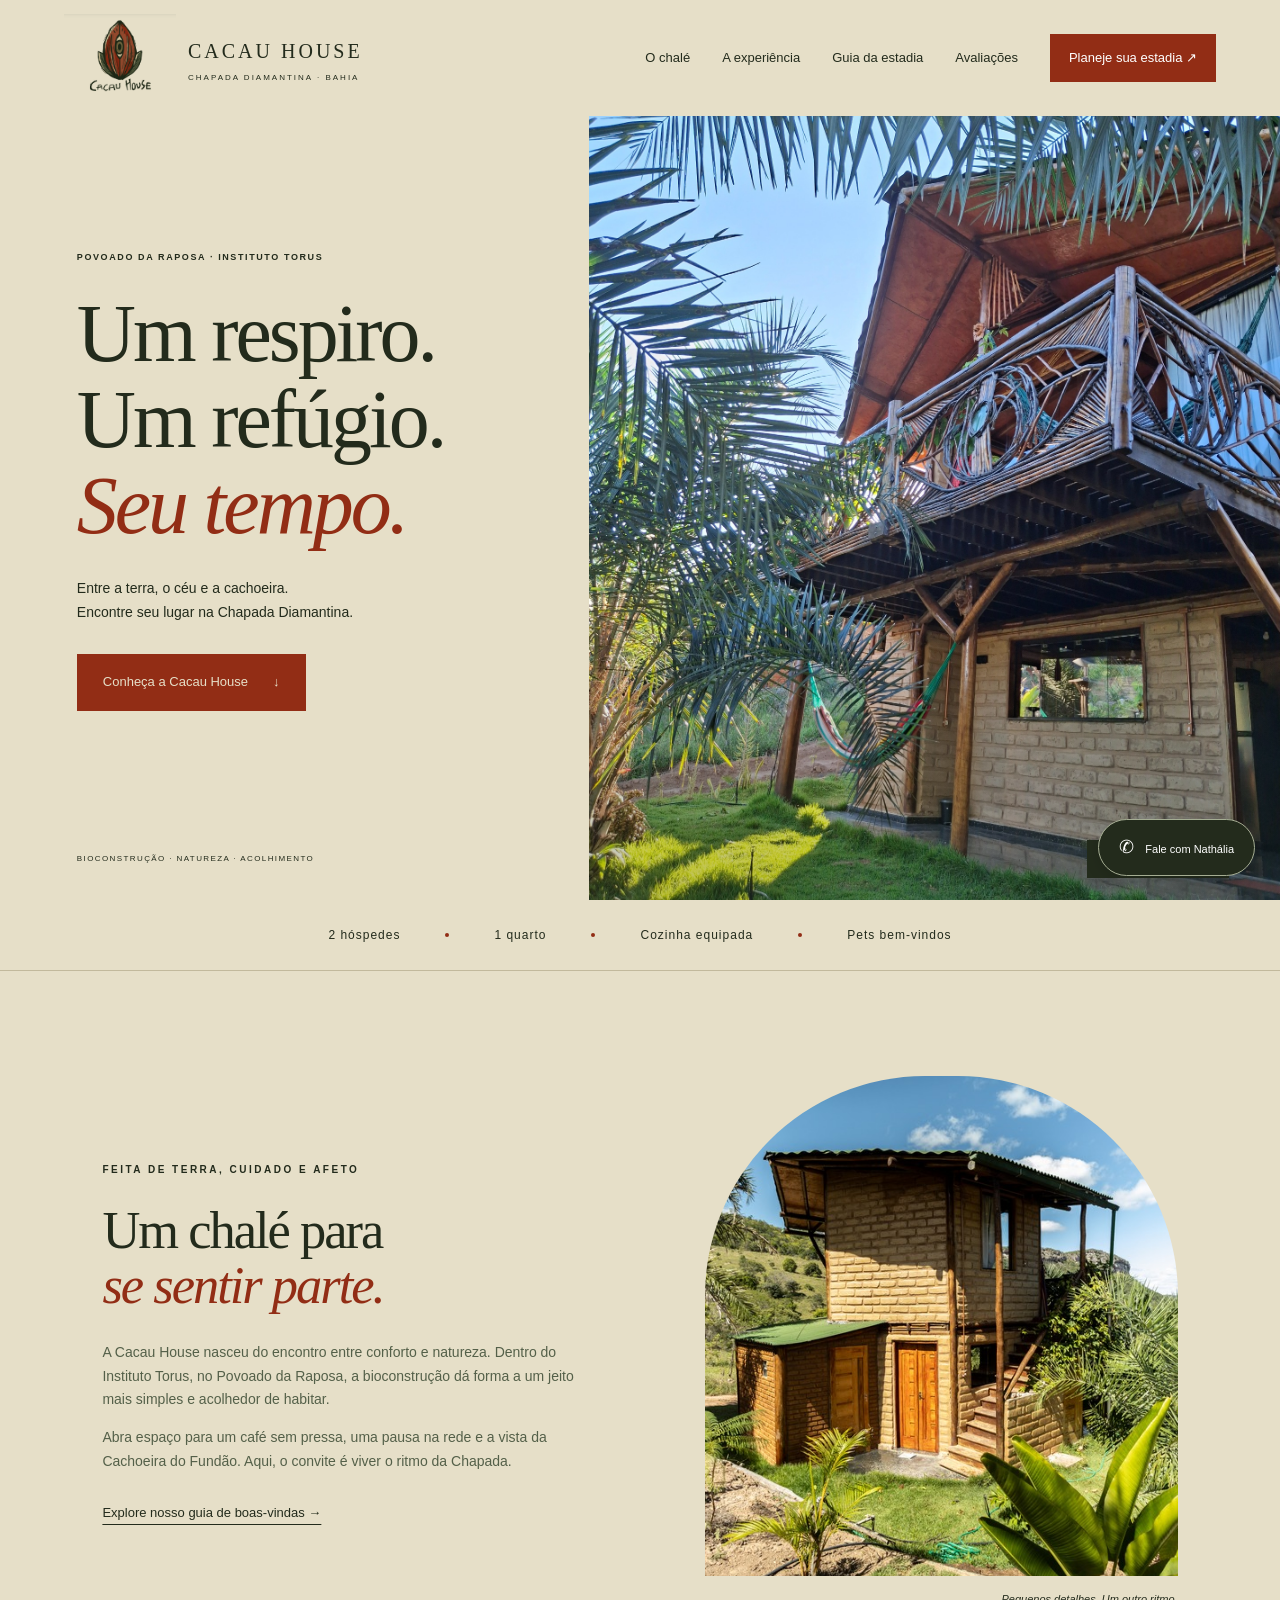
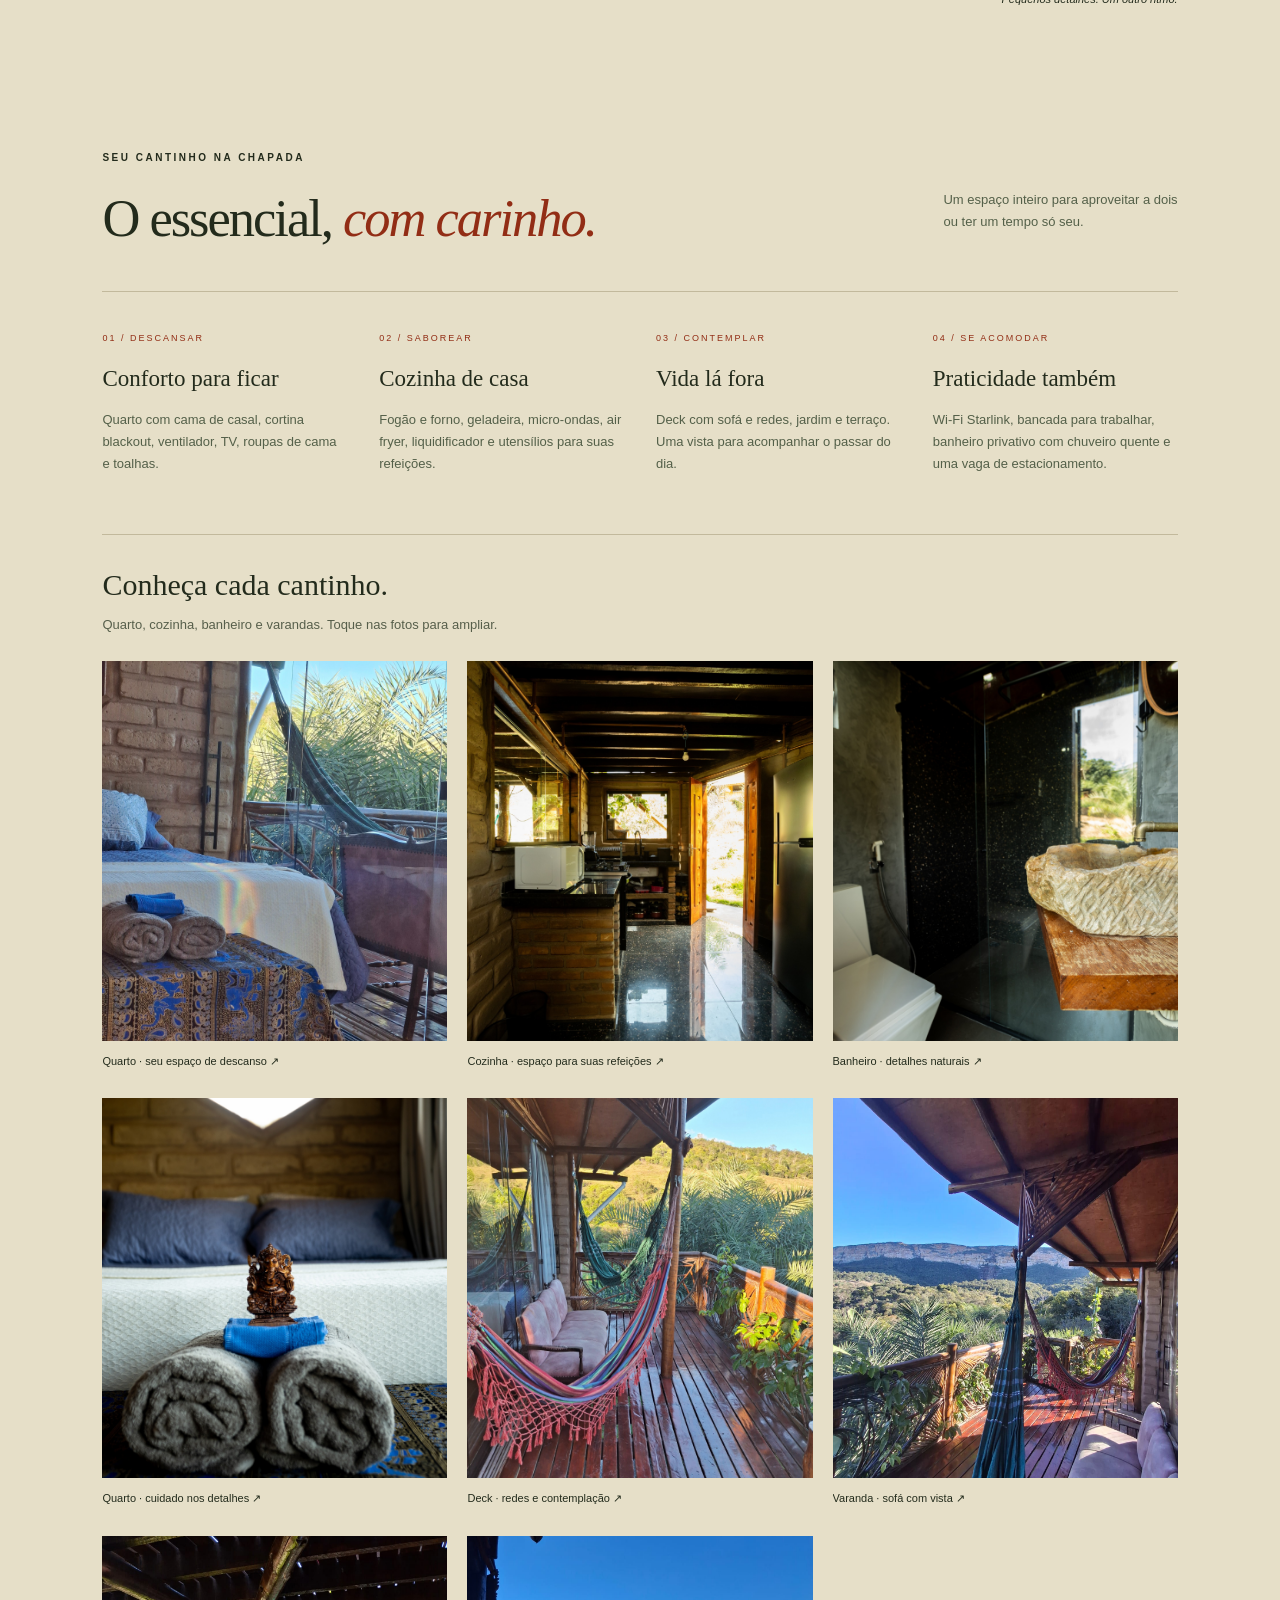
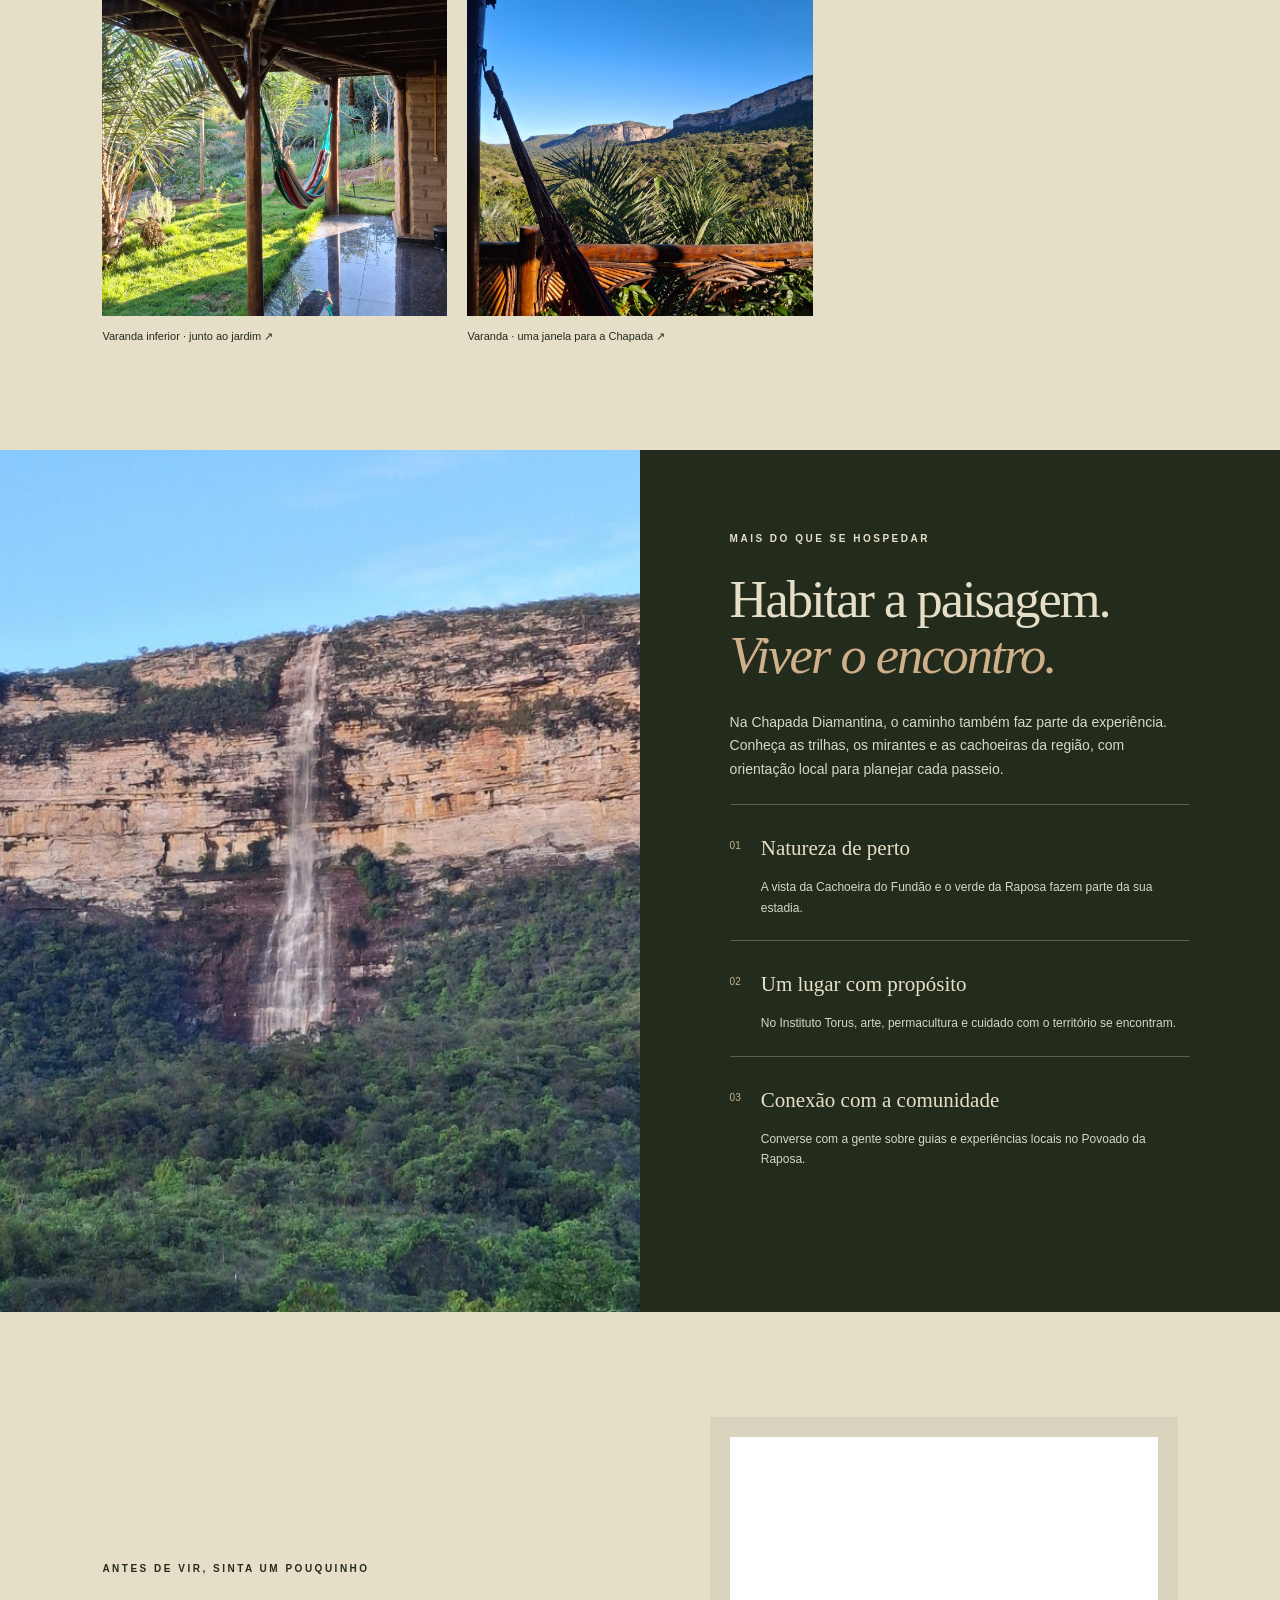
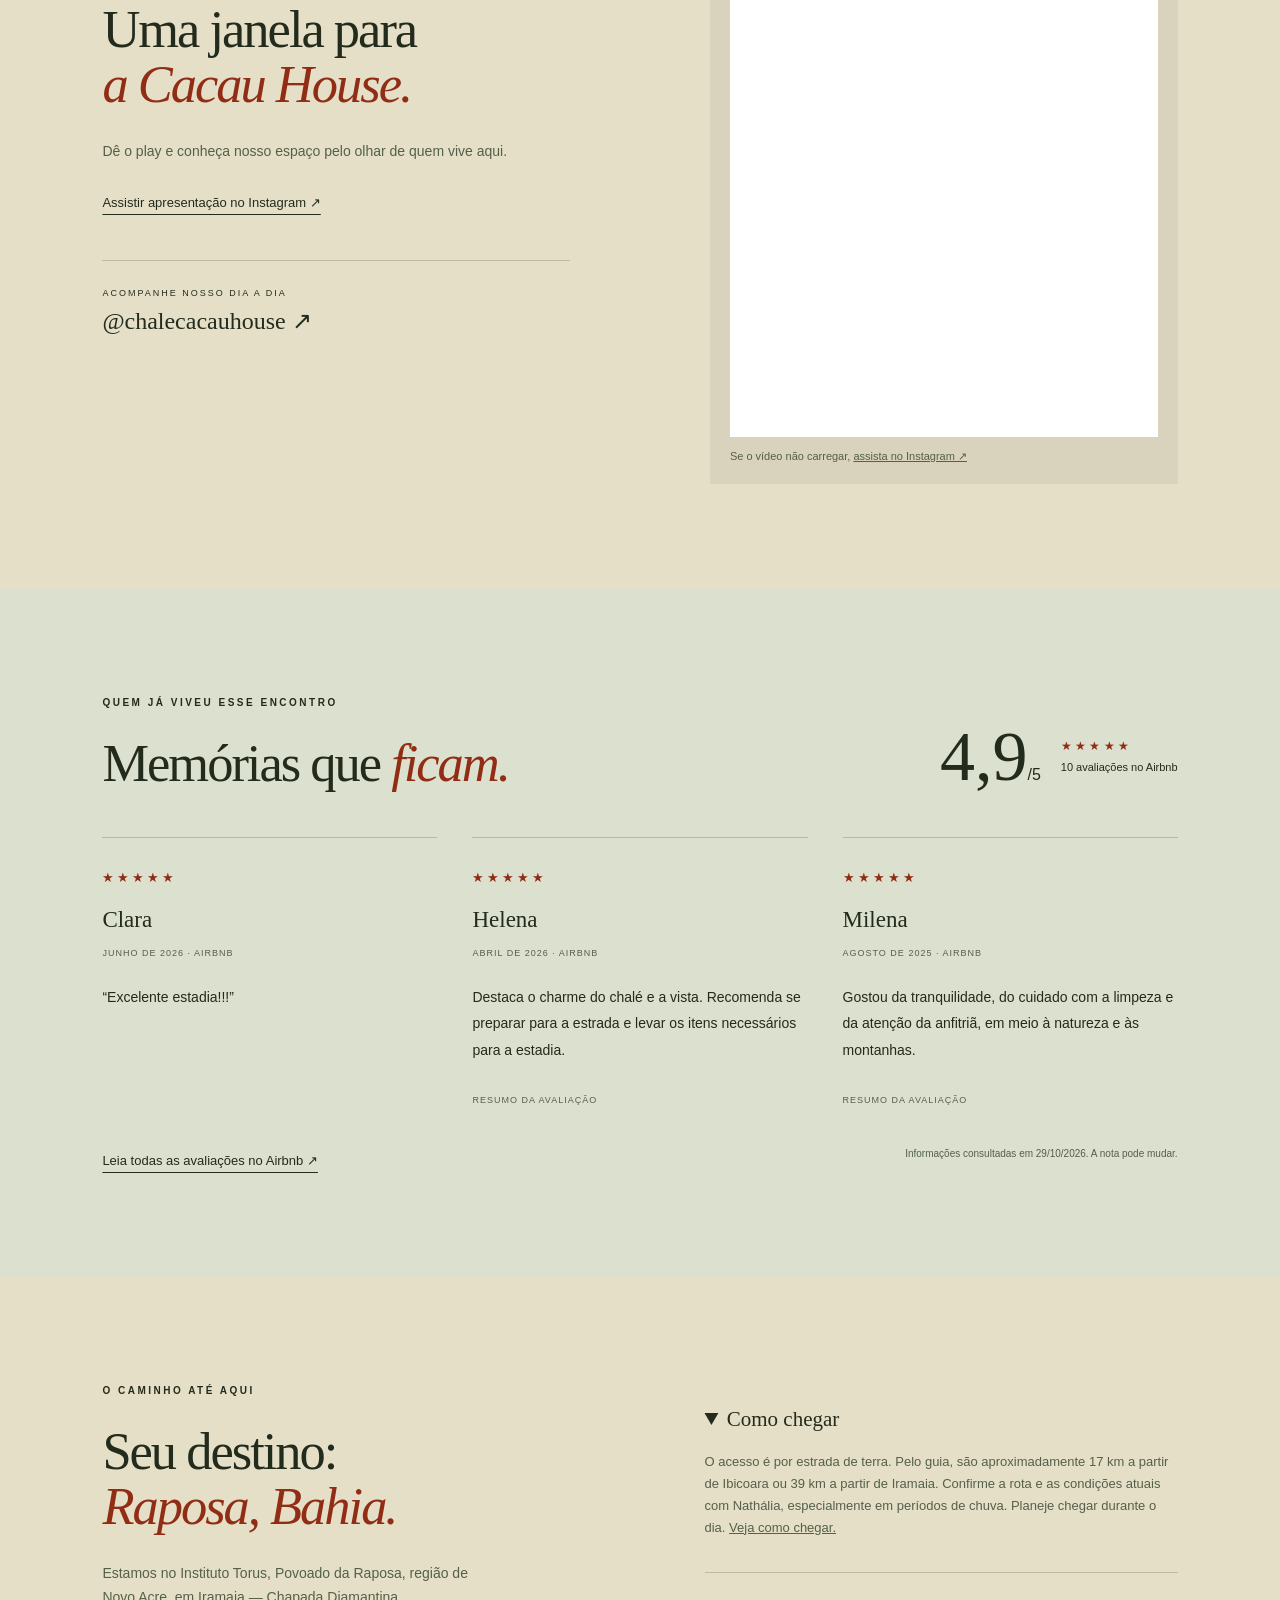
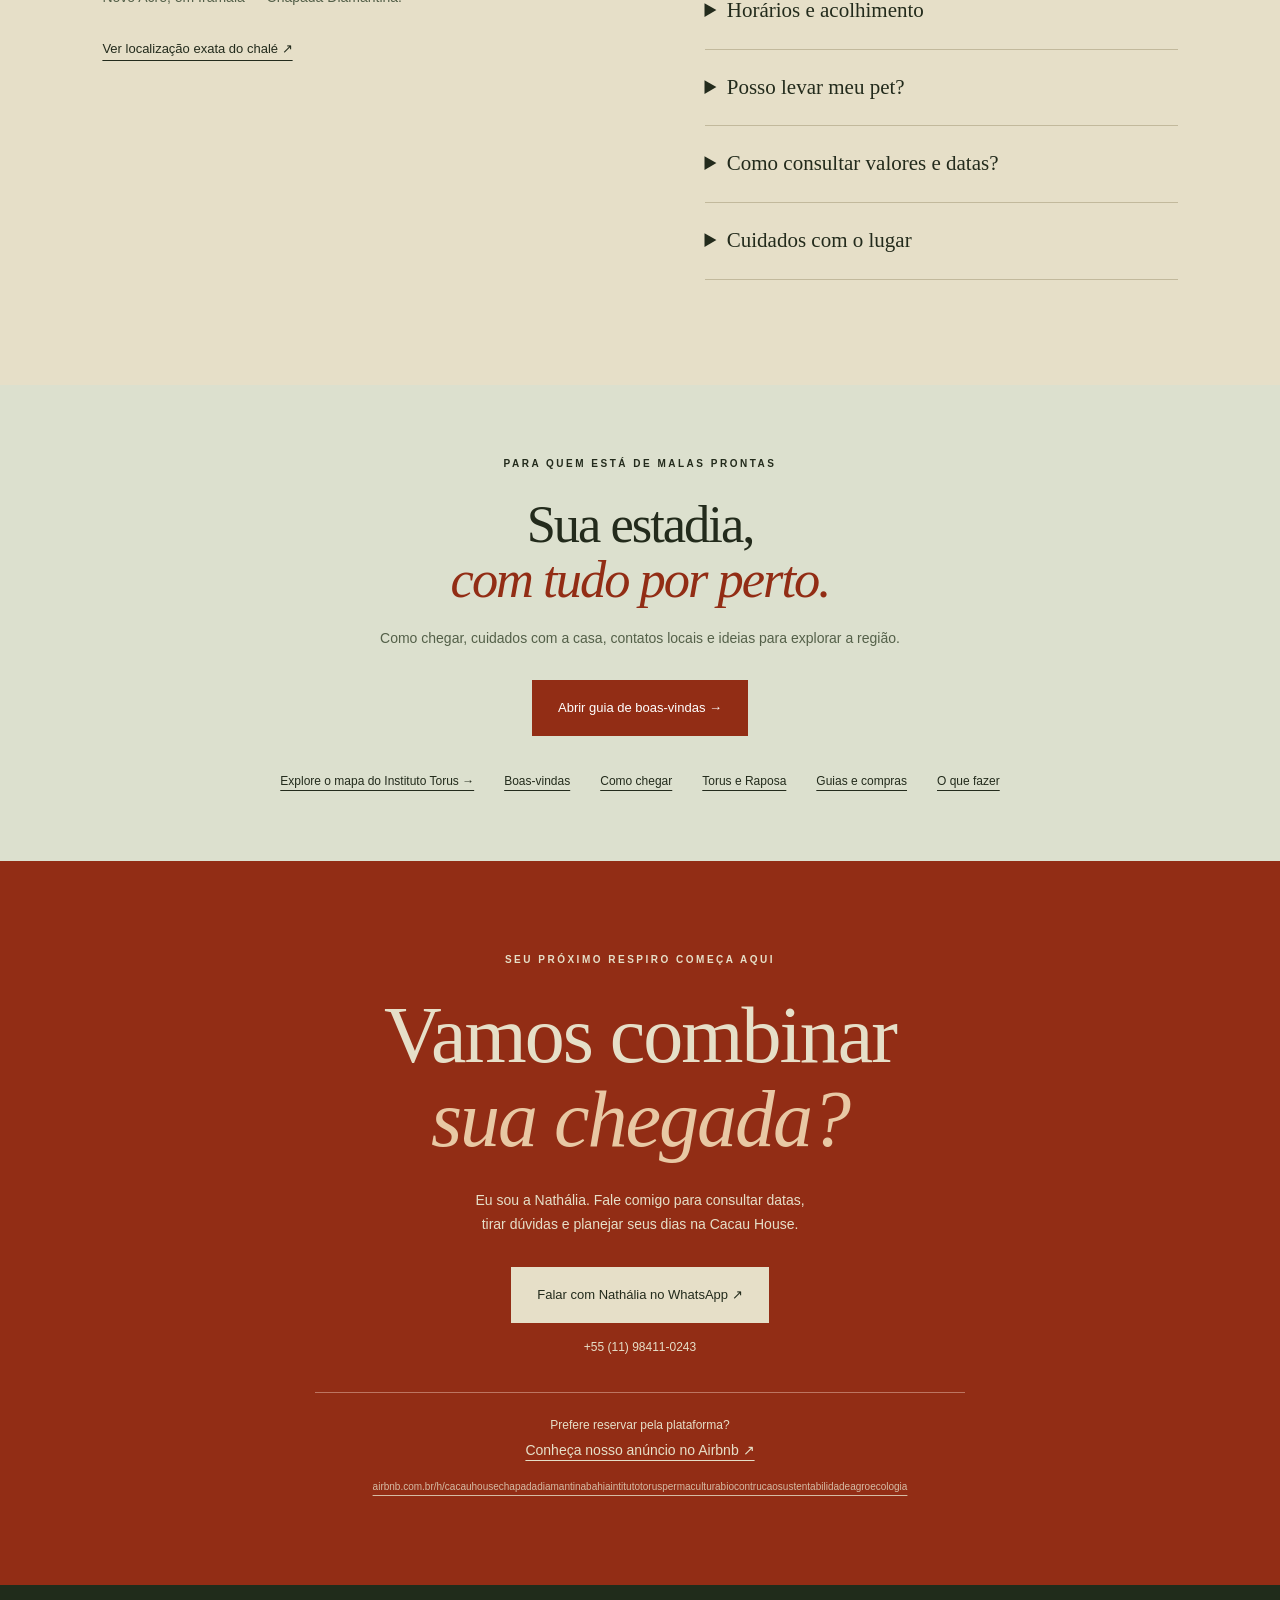
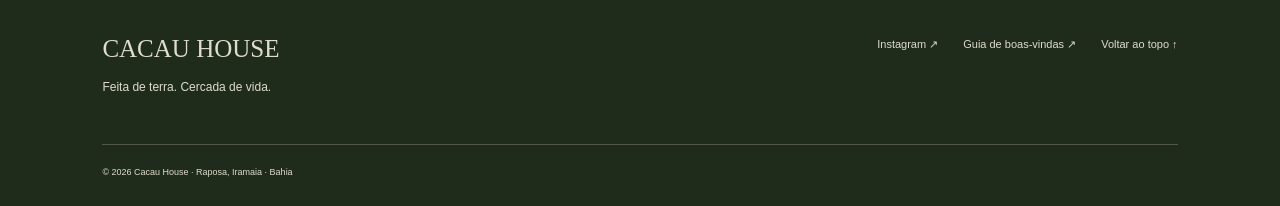
<file: index.html>
<!doctype html>
<html lang="pt-BR"><head><meta charset="utf-8"><meta name="color-scheme" content="only light"><meta name="supported-color-schemes" content="light"><meta name="viewport" content="width=device-width,initial-scale=1"><meta name="theme-color" content="#e6dfc8"><meta name="description" content="Cacau House: chalé em bioconstrução na Chapada Diamantina, com vista para a Cachoeira do Fundão. Conheça o espaço e fale com Nathália para reservar."><title>Cacau House · Um respiro na Chapada</title><link rel="icon" type="image/svg+xml" href="favicon.svg?v=2"><link rel="stylesheet" href="style.css?v=14"><link rel="stylesheet" href="mobile.css?v=1"><link rel="stylesheet" href="cores.css?v=1"><link rel="stylesheet" href="voltar-ao-topo.css?v=1"></head>
<body><a class="skip" href="#conteudo">Pular para o conteúdo</a>
<header><a href="index.html" class="brand"><img src="logo.png" alt="Cacau House"><span>CACAU HOUSE<small>CHAPADA DIAMANTINA · BAHIA</small></span></a><button class="menu" aria-label="Abrir menu" aria-expanded="false">☰</button><nav aria-label="Principal"><a href="index.html">O chalé</a><a href="#vivencia">A experiência</a><a href="guia.html">Guia da estadia</a><a href="#avaliacoes">Avaliações</a><a class="button small" href="#reservar">Planeje sua estadia ↗</a></nav></header>
<main id="conteudo"><section class="hero" id="inicio"><img class="hero-photo" src="chale-principal.jpg" alt="Fachada da Cacau House com varanda de madeira, redes e palmeiras" fetchpriority="high"><div class="hero-content"><p class="eyebrow">POVOADO DA RAPOSA · INSTITUTO TORUS</p><h1>Um respiro.<br>Um refúgio.<br><em>Seu tempo.</em></h1><p>Entre a terra, o céu e a cachoeira.<br>Encontre seu lugar na Chapada Diamantina.</p><a class="button cream" href="#chale">Conheça a Cacau House <span>↓</span></a></div><div class="hero-bottom"><span>BIOCONSTRUÇÃO · NATUREZA · ACOLHIMENTO</span><a href="#avaliacoes">★ 4,9 no Airbnb <span>↗</span></a></div></section>
<div class="intro-strip"><span>2 hóspedes</span><i></i><span>1 quarto</span><i></i><span>Cozinha equipada</span><i></i><span>Pets bem-vindos</span></div>
<section id="chale" class="section story"><div><p class="eyebrow">FEITA DE TERRA, CUIDADO E AFETO</p><h2>Um chalé para<br><em>se sentir parte.</em></h2><p>A Cacau House nasceu do encontro entre conforto e natureza. Dentro do Instituto Torus, no Povoado da Raposa, a bioconstrução dá forma a um jeito mais simples e acolhedor de habitar.</p><p>Abra espaço para um café sem pressa, uma pausa na rede e a vista da Cachoeira do Fundão. Aqui, o convite é viver o ritmo da Chapada.</p><a class="text-link" href="guia.html">Explore nosso guia de boas-vindas →</a></div><figure class="arch"><img src="interior.jpg" alt="Fachada em bioconstrução do chalé Cacau House" loading="lazy"><figcaption>Pequenos detalhes. Um outro ritmo.</figcaption></figure></section>
<section class="section comfort"><div class="section-top"><div><p class="eyebrow">SEU CANTINHO NA CHAPADA</p><h2>O essencial, <em>com carinho.</em></h2></div><p>Um espaço inteiro para aproveitar a dois<br>ou ter um tempo só seu.</p></div><div class="amenities"><article><span>01 / DESCANSAR</span><h3>Conforto para ficar</h3><p>Quarto com cama de casal, cortina blackout, ventilador, TV, roupas de cama e toalhas.</p></article><article><span>02 / SABOREAR</span><h3>Cozinha de casa</h3><p>Fogão e forno, geladeira, micro-ondas, air fryer, liquidificador e utensílios para suas refeições.</p></article><article><span>03 / CONTEMPLAR</span><h3>Vida lá fora</h3><p>Deck com sofá e redes, jardim e terraço. Uma vista para acompanhar o passar do dia.</p></article><article><span>04 / SE ACOMODAR</span><h3>Praticidade também</h3><p>Wi-Fi Starlink, bancada para trabalhar, banheiro privativo com chuveiro quente e uma vaga de estacionamento.</p></article></div><div class="room-gallery-heading" id="fotos"><h3>Conheça cada cantinho.</h3><p>Quarto, cozinha, banheiro e varandas. Toque nas fotos para ampliar.</p></div><div class="gallery room-gallery"><button class="photo" data-src="quarto-amplo.jpg" aria-label="Ampliar foto: Quarto · seu espaço de descanso"><img src="quarto-amplo.jpg" alt="Quarto da Cacau House com cama, poltronas e vista para a paisagem" loading="lazy"><span>Quarto · seu espaço de descanso ↗</span></button><button class="photo" data-src="cozinha-completa.jpg" aria-label="Ampliar foto: Cozinha · espaço para suas refeições"><img src="cozinha-completa.jpg" alt="Cozinha da Cacau House com bancada, fogão, micro-ondas e geladeira" loading="lazy"><span>Cozinha · espaço para suas refeições ↗</span></button><button class="photo" data-src="banheiro-chale.jpg" aria-label="Ampliar foto: Banheiro · detalhes naturais"><img src="banheiro-chale.jpg" alt="Banheiro privativo com pia de pedra, espelho e box de vidro" loading="lazy"><span>Banheiro · detalhes naturais ↗</span></button><button class="photo" data-src="quarto-detalhes.jpg" aria-label="Ampliar foto: Quarto · cuidado nos detalhes"><img src="quarto-detalhes.jpg" alt="Detalhes da cama, das toalhas e da decoração do quarto" loading="lazy"><span>Quarto · cuidado nos detalhes ↗</span></button><button class="photo" data-src="deck-redes.jpg" aria-label="Ampliar foto: Deck · redes e contemplação"><img src="deck-redes.jpg" alt="Deck do chalé com redes e vegetação ao redor" loading="lazy"><span>Deck · redes e contemplação ↗</span></button><button class="photo" data-src="varanda-sofa.jpg" aria-label="Ampliar foto: Varanda · sofá com vista"><img src="varanda-sofa.jpg" alt="Varanda coberta com sofá e vista da Chapada Diamantina" loading="lazy"><span>Varanda · sofá com vista ↗</span></button><button class="photo" data-src="varanda-inferior.jpg" aria-label="Ampliar foto: Varanda inferior · junto ao jardim"><img src="varanda-inferior.jpg" alt="Varanda do piso inferior com redes e jardim ao redor" loading="lazy"><span>Varanda inferior · junto ao jardim ↗</span></button><button class="photo" data-src="varanda-vista.jpg" aria-label="Ampliar foto: Varanda · uma janela para a Chapada"><img src="varanda-vista.jpg" alt="Vista da paisagem a partir da varanda do chalé" loading="lazy"><span>Varanda · uma janela para a Chapada ↗</span></button></div></section>
<section id="vivencia" class="experience"><div class="experience-image"><img src="landscape.jpg" alt="Paisagem natural ao redor da Cacau House" loading="lazy"></div><div class="experience-copy"><p class="eyebrow">MAIS DO QUE SE HOSPEDAR</p><h2>Habitar a paisagem.<br><em>Viver o encontro.</em></h2><p>Na Chapada Diamantina, o caminho também faz parte da experiência. Conheça as trilhas, os mirantes e as cachoeiras da região, com orientação local para planejar cada passeio.</p><div class="experience-item"><span>01</span><div><h3>Natureza de perto</h3><p>A vista da Cachoeira do Fundão e o verde da Raposa fazem parte da sua estadia.</p></div></div><div class="experience-item"><span>02</span><div><h3>Um lugar com propósito</h3><p>No Instituto Torus, arte, permacultura e cuidado com o território se encontram.</p></div></div><div class="experience-item"><span>03</span><div><h3>Conexão com a comunidade</h3><p>Converse com a gente sobre guias e experiências locais no Povoado da Raposa.</p></div></div></div></section>
<section class="section video-section" id="videos"><div><p class="eyebrow">ANTES DE VIR, SINTA UM POUQUINHO</p><h2>Uma janela para<br><em>a Cacau House.</em></h2><p>Dê o play e conheça nosso espaço pelo olhar de quem vive aqui.</p><a class="text-link" href="https://www.instagram.com/p/DcuANOKBssZ/" target="_blank" rel="noopener">Assistir apresentação no Instagram ↗</a><div class="instagram-card"><span>ACOMPANHE NOSSO DIA A DIA</span><a href="https://www.instagram.com/chalecacauhouse/" target="_blank" rel="noopener">@chalecacauhouse ↗</a></div></div><div class="video-frame"><iframe title="Vídeo de apresentação da Cacau House no Instagram" src="https://www.instagram.com/p/DcuANOKBssZ/embed/" loading="lazy" allow="autoplay; encrypted-media; fullscreen; picture-in-picture" allowfullscreen></iframe><p>Se o vídeo não carregar, <a href="https://www.instagram.com/p/DcuANOKBssZ/" target="_blank" rel="noopener">assista no Instagram ↗</a></p></div></section>
<section class="reviews section" id="avaliacoes"><div class="section-top"><div><p class="eyebrow">QUEM JÁ VIVEU ESSE ENCONTRO</p><h2>Memórias que <em>ficam.</em></h2></div><div class="rating"><strong>4,9<span>/5</span></strong><p>★ ★ ★ ★ ★<br><span>10 avaliações no Airbnb</span></p></div></div><div class="review-grid"><article><span class="stars">★★★★★</span><h3>Clara</h3><small>JUNHO DE 2026 · AIRBNB</small><blockquote>“Excelente estadia!!!”</blockquote></article><article><span class="stars">★★★★★</span><h3>Helena</h3><small>ABRIL DE 2026 · AIRBNB</small><p>Destaca o charme do chalé e a vista. Recomenda se preparar para a estrada e levar os itens necessários para a estadia.</p><small>RESUMO DA AVALIAÇÃO</small></article><article><span class="stars">★★★★★</span><h3>Milena</h3><small>AGOSTO DE 2025 · AIRBNB</small><p>Gostou da tranquilidade, do cuidado com a limpeza e da atenção da anfitriã, em meio à natureza e às montanhas.</p><small>RESUMO DA AVALIAÇÃO</small></article></div><div class="reviews-bottom"><a class="text-link" href="https://www.airbnb.com.br/rooms/1440051398318362169#reviews" target="_blank" rel="noopener">Leia todas as avaliações no Airbnb ↗</a><small>Informações consultadas em 29/10/2026. A nota pode mudar.</small></div></section>
<section class="section arrival" id="localizacao"><div><p class="eyebrow">O CAMINHO ATÉ AQUI</p><h2>Seu destino:<br><em>Raposa, Bahia.</em></h2><p>Estamos no Instituto Torus, Povoado da Raposa, região de Novo Acre, em Iramaia — Chapada Diamantina.</p><a class="text-link" href="https://www.google.com/maps/place/Chal%C3%A9+Cacau+House/@-13.4488254,-41.1904802,16z/data=!4m12!1m5!8m4!1e3!2s116753498014830445352!3m1!1e1!3m5!1s0x74167005b5341b1:0x5cd1428d0547c28!8m2!3d-13.448825!4d-41.187906!16s%2Fg%2F11z_xrsly7?entry=ttu&amp;g_ep=EgoyMDI2MTAyOC4wIKXMDSoASAFQAw%3D%3D" target="_blank" rel="noopener">Ver localização exata do chalé ↗</a></div><div class="arrival-info"><details open><summary>Como chegar</summary><p>O acesso é por estrada de terra. Pelo guia, são aproximadamente 17 km a partir de Ibicoara ou 39 km a partir de Iramaia. Confirme a rota e as condições atuais com Nathália, especialmente em períodos de chuva. Planeje chegar durante o dia. <a href="como-chegar.html">Veja como chegar.</a></p></details><details><summary>Horários e acolhimento</summary><p>Check-in das 10h às 17h e check-out até as 12h. Combine sua chegada antecipadamente. Flexibilidade de horários depende da disponibilidade.</p></details><details><summary>Posso levar meu pet?</summary><p>Sim! Seu pet é bem-vindo. Mantenha-o sob supervisão, pois há outros animais nas propriedades vizinhas.</p></details><details><summary>Como consultar valores e datas?</summary><p>Fale com Nathália pelo WhatsApp ou consulte o anúncio no Airbnb. Valores, condições e disponibilidade são confirmados no atendimento ou na plataforma.</p></details><details><summary>Cuidados com o lugar</summary><p>Destine à composteira apenas os resíduos orgânicos permitidos. No checkout, leve o restante do lixo para descarte adequado na cidade: a comunidade não tem coleta de lixo. Use a água com cuidado. Festas não são permitidas. <a href="guia.html#residuos">Consulte as orientações do guia.</a></p></details></div></section>
<section class="guide-home"><p class="eyebrow">PARA QUEM ESTÁ DE MALAS PRONTAS</p><h2>Sua estadia,<br><em>com tudo por perto.</em></h2><p>Como chegar, cuidados com a casa, contatos locais e ideias para explorar a região.</p><a class="button" href="guia.html">Abrir guia de boas-vindas →</a><div class="guide-home-links"><a href="mapa-torus.html">Explore o mapa do Instituto Torus →</a><a href="guia.html">Boas-vindas</a><a href="como-chegar.html">Como chegar</a><a href="torus-e-raposa.html">Torus e Raposa</a><a href="contatos.html">Guias e compras</a><a href="arredores.html">O que fazer</a></div></section><section class="booking" id="reservar"><p class="eyebrow">SEU PRÓXIMO RESPIRO COMEÇA AQUI</p><h2>Vamos combinar<br><em>sua chegada?</em></h2><p>Eu sou a Nathália. Fale comigo para consultar datas,<br>tirar dúvidas e planejar seus dias na Cacau House.</p><a class="button cream whatsapp" href="https://wa.me/5511984110243?text=Ol%C3%A1%2C%20Nath%C3%A1lia!%20Vim%20pelo%20site%20da%20Cacau%20House%20e%20quero%20consultar%20uma%20estadia." target="_blank" rel="noopener">Falar com Nathália no WhatsApp ↗</a><span class="phone">+55 (11) 98411-0243</span><div class="airbnb"><p>Prefere reservar pela plataforma?</p><a href="https://www.airbnb.com.br/rooms/1440051398318362169" target="_blank" rel="noopener">Conheça nosso anúncio no Airbnb ↗</a><a class="full-url" href="https://airbnb.com.br/h/cacauhousechapadadiamantinabahiaintitutotoruspermaculturabiocontrucaosustentabilidadeagroecologia" target="_blank" rel="noopener">airbnb.com.br/h/cacauhousechapadadiamantinabahiaintitutotoruspermaculturabiocontrucaosustentabilidadeagroecologia</a></div></section></main>
<footer><div><b>CACAU HOUSE</b><p>Feita de terra. Cercada de vida.</p></div><div><a href="https://www.instagram.com/chalecacauhouse/" target="_blank" rel="noopener">Instagram ↗</a><a href="guia.html">Guia de boas-vindas ↗</a><a href="#inicio">Voltar ao topo ↑</a></div><small>© 2026 Cacau House · Raposa, Iramaia · Bahia</small></footer>
<a class="floating whatsapp" href="https://wa.me/5511984110243?text=Ol%C3%A1%2C%20Nath%C3%A1lia!%20Quero%20conhecer%20a%20Cacau%20House." target="_blank" rel="noopener" aria-label="Falar com Nathália no WhatsApp">✆ <span>Fale com Nathália</span></a><dialog id="lightbox"><button aria-label="Fechar foto">×</button><img alt="Foto ampliada da Cacau House"></dialog><script src="script.js?v=4"></script><script src="voltar-ao-topo.js?v=1" defer></script></body></html>
</file>
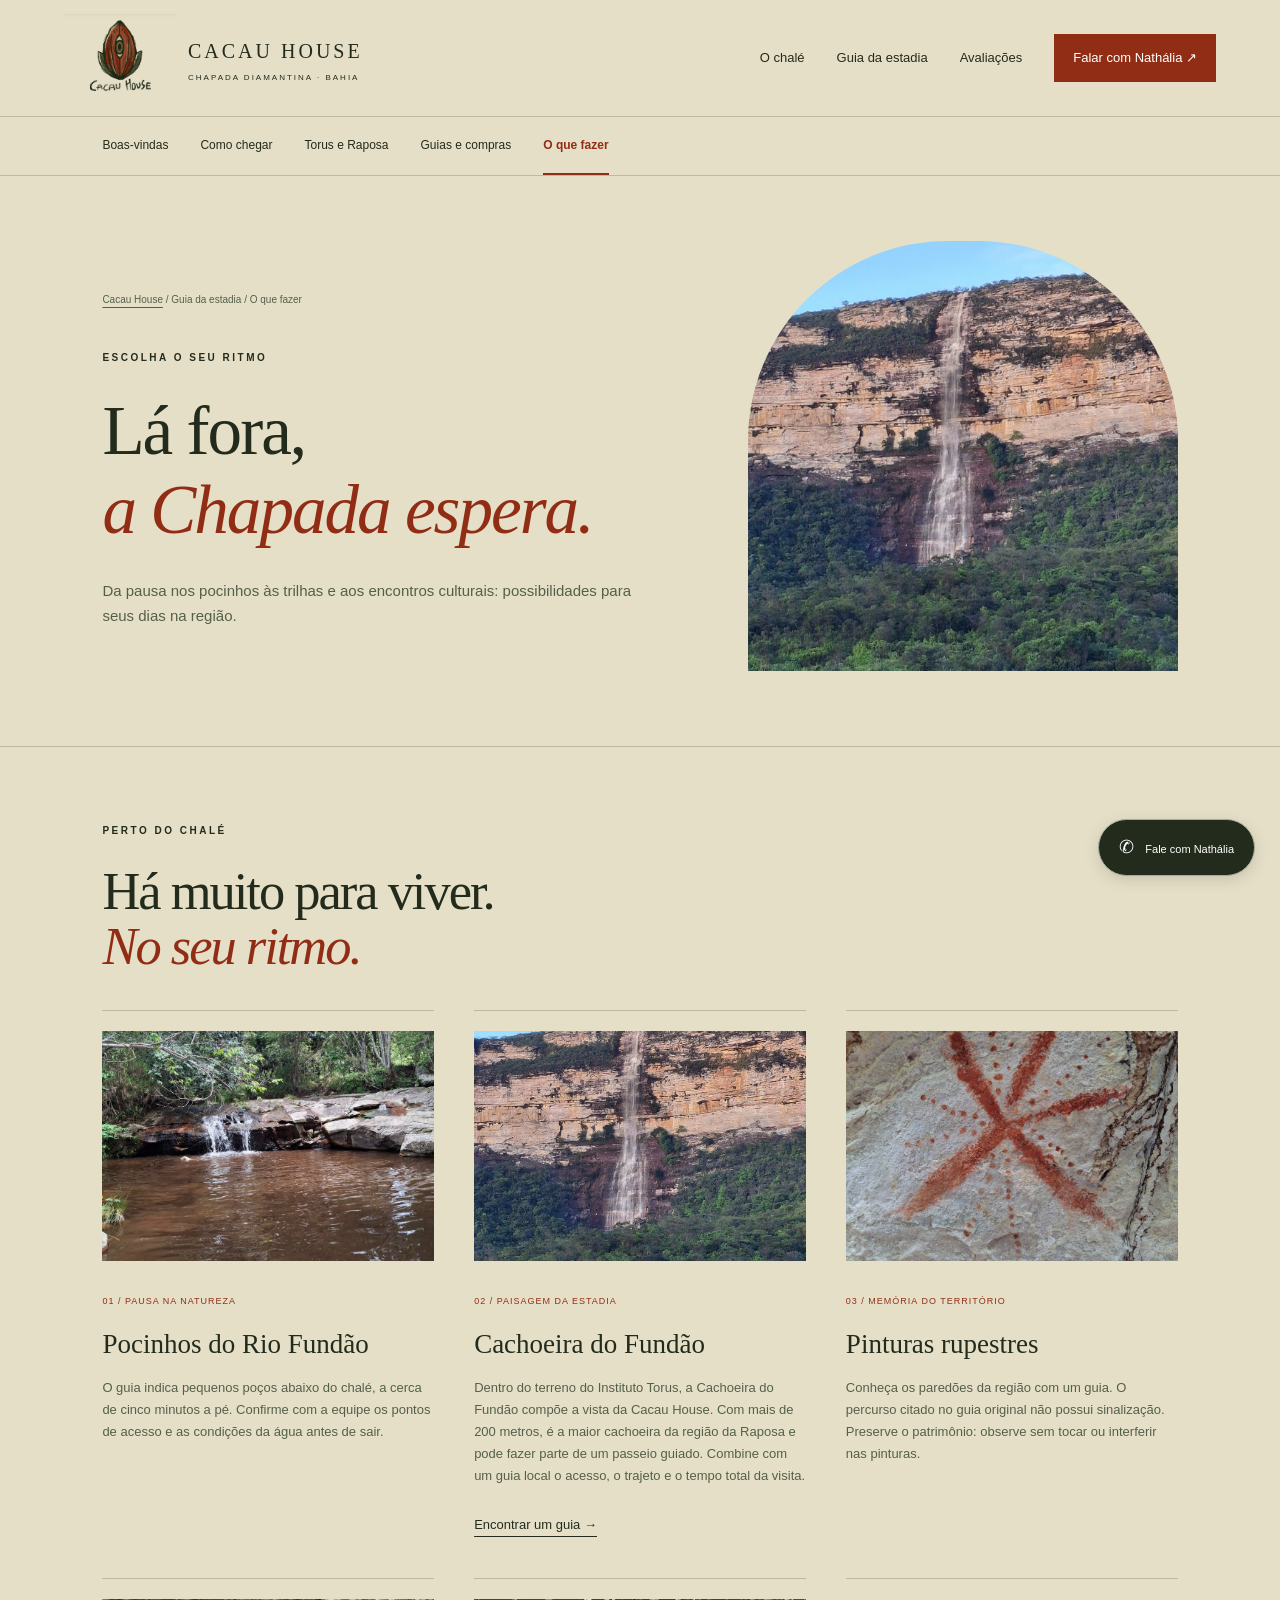
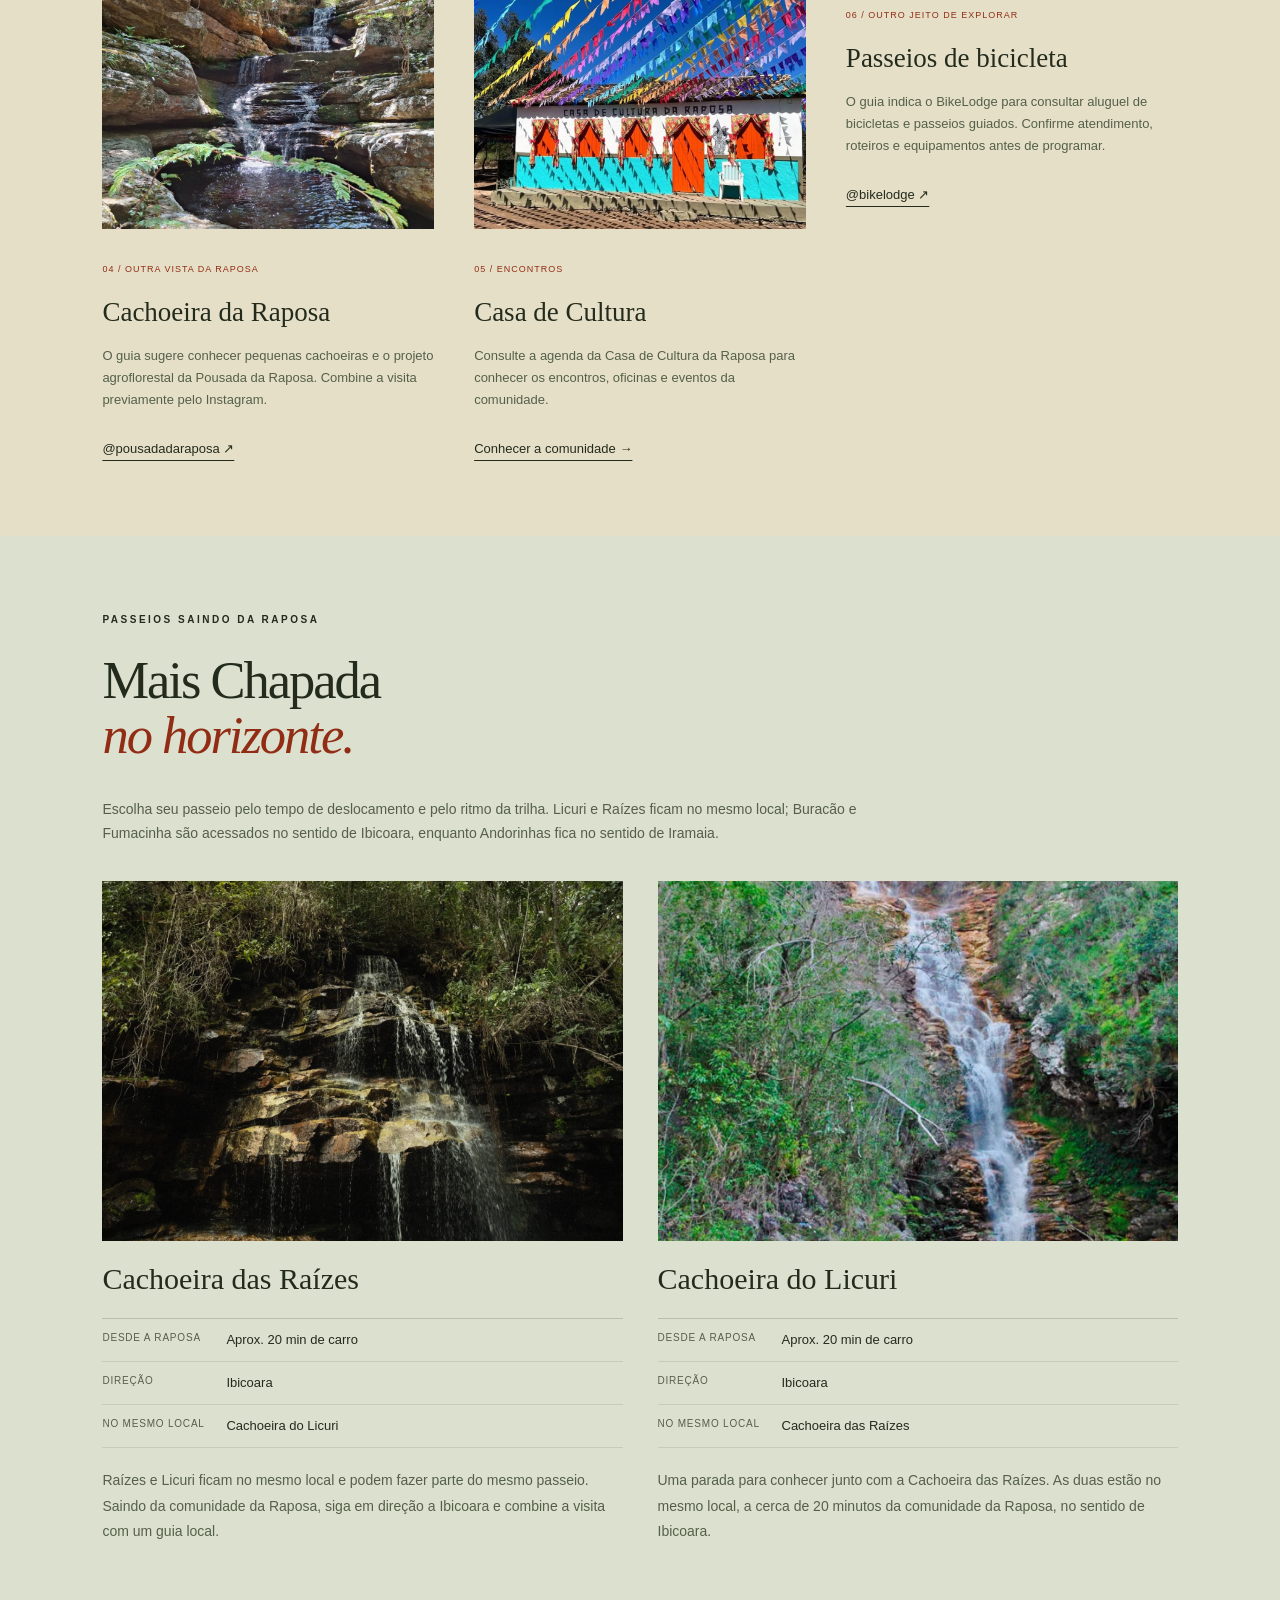
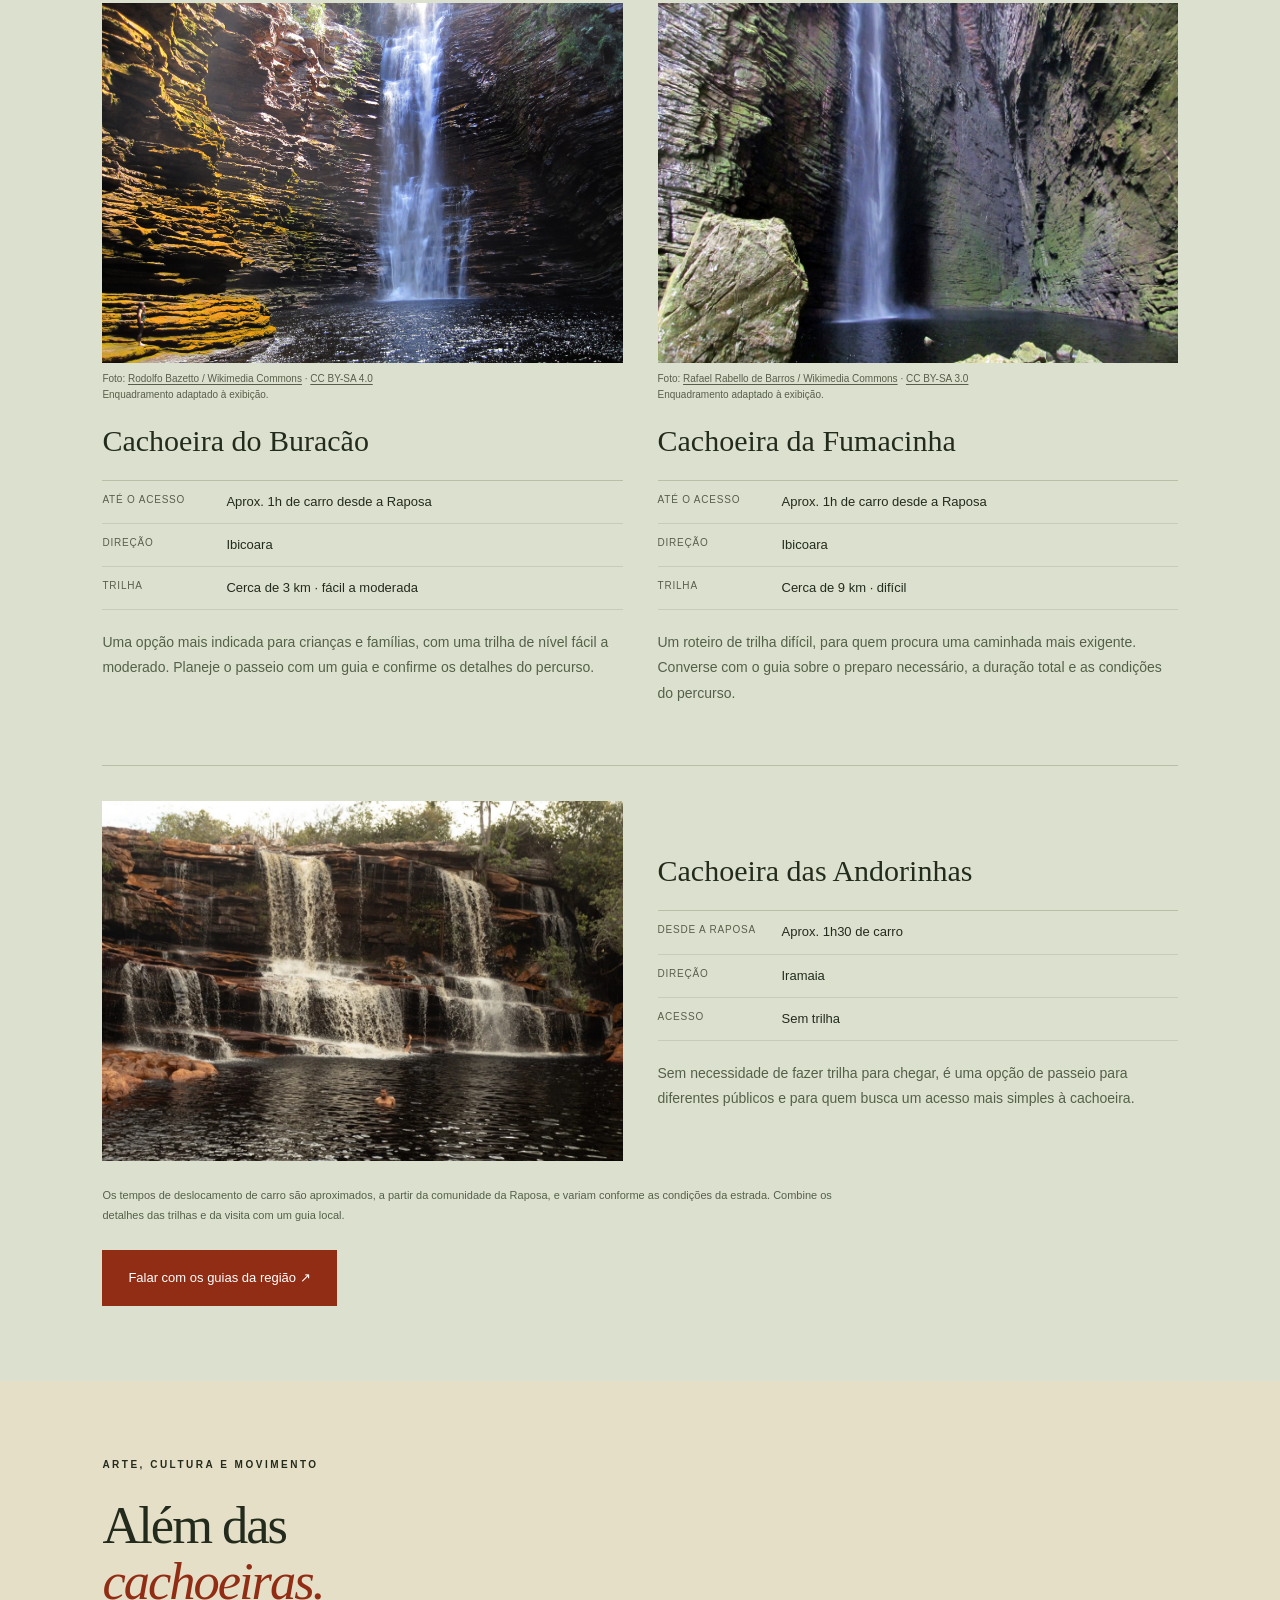
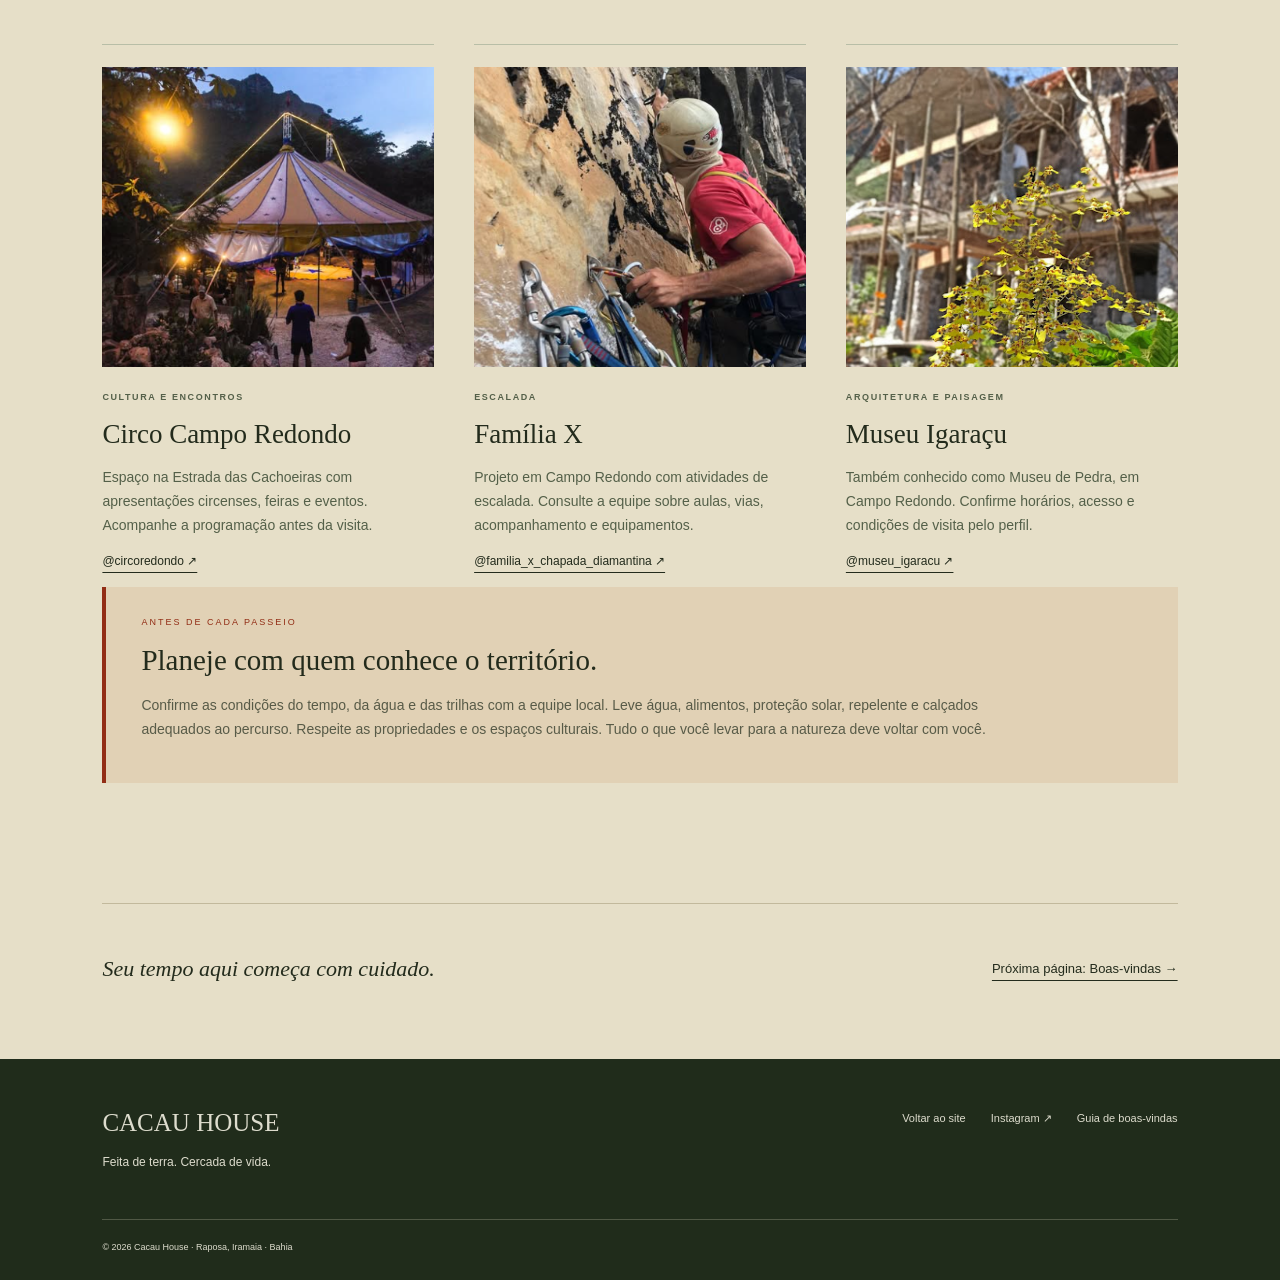
<file: arredores.html>
<!doctype html><html lang="pt-BR"><head><meta charset="utf-8"><meta name="color-scheme" content="only light"><meta name="supported-color-schemes" content="light"><meta name="viewport" content="width=device-width,initial-scale=1"><meta name="theme-color" content="#e6dfc8"><meta name="description" content="Da pausa nos pocinhos às trilhas e aos encontros culturais: possibilidades para seus dias na região."><title>O que fazer · Guia Cacau House</title><link rel="icon" type="image/svg+xml" href="favicon.svg?v=2"><link rel="stylesheet" href="style.css?v=14"><link rel="stylesheet" href="mobile.css?v=1"><link rel="stylesheet" href="cores.css?v=1"><link rel="stylesheet" href="voltar-ao-topo.css?v=1"></head><body class="guide-page"><a class="skip" href="#conteudo">Pular para o conteúdo</a><header><a href="index.html" class="brand"><img src="logo.png" alt="Cacau House"><span>CACAU HOUSE<small>CHAPADA DIAMANTINA · BAHIA</small></span></a><button class="menu" aria-label="Abrir menu" aria-expanded="false">☰</button><nav aria-label="Principal"><a href="index.html">O chalé</a><a href="guia.html">Guia da estadia</a><a href="index.html#avaliacoes">Avaliações</a><a class="button small" href="https://wa.me/5511984110243" target="_blank" rel="noopener">Falar com Nathália ↗</a></nav></header><main id="conteudo"><div class="guide-tabs" aria-label="Páginas do guia"><nav aria-label="Guia de boas-vindas"><a href="guia.html">Boas-vindas</a><a href="como-chegar.html">Como chegar</a><a href="torus-e-raposa.html">Torus e Raposa</a><a href="contatos.html">Guias e compras</a><a href="arredores.html" aria-current="page">O que fazer</a></nav></div><section class="guide-hero with-photo"><div><a class="breadcrumb" href="index.html">Cacau House</a><span class="breadcrumb"> / Guia da estadia / O que fazer</span><p class="eyebrow">ESCOLHA O SEU RITMO</p><h1>Lá fora,<br><em>a Chapada espera.</em></h1><p class="guide-lead">Da pausa nos pocinhos às trilhas e aos encontros culturais: possibilidades para seus dias na região.</p></div><div class="guide-hero-photo"><img src="landscape.jpg" alt="Paisagem e acolhimento na Cacau House"></div></section><section class="guide-section"><p class="eyebrow">PERTO DO CHALÉ</p><h2>Há muito para viver.<br><em>No seu ritmo.</em></h2><div class="guide-grid three"><article class="outing"><img class="card-photo" src="pocinhos.jpg" alt="Poços de água na região do Rio Fundão" loading="lazy"><span>01 / PAUSA NA NATUREZA</span><h3>Pocinhos do Rio Fundão</h3><p>O guia indica pequenos poços abaixo do chalé, a cerca de cinco minutos a pé. Confirme com a equipe os pontos de acesso e as condições da água antes de sair.</p></article><article class="outing"><img class="card-photo" src="landscape.jpg" alt="Cachoeira do Fundão entre paredões da Chapada" loading="lazy"><span>02 / PAISAGEM DA ESTADIA</span><h3>Cachoeira do Fundão</h3><p>Dentro do terreno do Instituto Torus, a Cachoeira do Fundão compõe a vista da Cacau House. Com mais de 200 metros, é a maior cachoeira da região da Raposa e pode fazer parte de um passeio guiado. Combine com um guia local o acesso, o trajeto e o tempo total da visita.</p><a class="text-link" href="contatos.html#guias">Encontrar um guia →</a></article><article class="outing"><img class="card-photo" src="pinturas-rupestres.jpg" alt="Registro de pintura rupestre apresentado no guia" loading="lazy"><span>03 / MEMÓRIA DO TERRITÓRIO</span><h3>Pinturas rupestres</h3><p>Conheça os paredões da região com um guia. O percurso citado no guia original não possui sinalização. Preserve o patrimônio: observe sem tocar ou interferir nas pinturas.</p></article><article class="outing"><img class="card-photo" src="cachoeira-raposa.jpg" alt="Pequena cachoeira e vegetação da Raposa" loading="lazy"><span>04 / OUTRA VISTA DA RAPOSA</span><h3>Cachoeira da Raposa</h3><p>O guia sugere conhecer pequenas cachoeiras e o projeto agroflorestal da Pousada da Raposa. Combine a visita previamente pelo Instagram.</p><a class="text-link" href="https://www.instagram.com/pousadadaraposa/" target="_blank" rel="noopener">@pousadadaraposa ↗</a></article><article class="outing"><img class="card-photo" src="casa-de-cultura.png" alt="Casa de Cultura da Raposa decorada para o São João" loading="lazy"><span>05 / ENCONTROS</span><h3>Casa de Cultura</h3><p>Consulte a agenda da Casa de Cultura da Raposa para conhecer os encontros, oficinas e eventos da comunidade.</p><a class="text-link" href="torus-e-raposa.html">Conhecer a comunidade →</a></article><article class="outing"><span>06 / OUTRO JEITO DE EXPLORAR</span><h3>Passeios de bicicleta</h3><p>O guia indica o BikeLodge para consultar aluguel de bicicletas e passeios guiados. Confirme atendimento, roteiros e equipamentos antes de programar.</p><a class="text-link" href="https://www.instagram.com/bikelodge/" target="_blank" rel="noopener">@bikelodge ↗</a></article></div></section><section class="guide-section tinted" id="cachoeiras-regiao"><p class="eyebrow">PASSEIOS SAINDO DA RAPOSA</p><h2>Mais Chapada<br><em>no horizonte.</em></h2><p class="waterfall-intro">Escolha seu passeio pelo tempo de deslocamento e pelo ritmo da trilha. Licuri e Raízes ficam no mesmo local; Buracão e Fumacinha são acessados no sentido de Ibicoara, enquanto Andorinhas fica no sentido de Iramaia.</p><div class="guide-grid waterfall-grid"><article class="waterfall-card"><figure class="waterfall-photo"><img src="cachoeira-raizes-foto-nov.webp" alt="Cachoeira das Raízes com quedas finas entre paredões, raízes e vegetação" loading="lazy"></figure><div class="waterfall-copy"><h3>Cachoeira das Raízes</h3><dl class="waterfall-facts"><div><dt>Desde a Raposa</dt><dd>Aprox. 20 min de carro</dd></div><div><dt>Direção</dt><dd>Ibicoara</dd></div><div><dt>No mesmo local</dt><dd>Cachoeira do Licuri</dd></div></dl><p>Raízes e Licuri ficam no mesmo local e podem fazer parte do mesmo passeio. Saindo da comunidade da Raposa, siga em direção a Ibicoara e combine a visita com um guia local.</p></div></article><article class="waterfall-card"><figure class="waterfall-photo"><img src="cachoeira-licuri.png" alt="Queda da Cachoeira do Licuri entre rochas e vegetação, com um poço na base" loading="lazy"></figure><div class="waterfall-copy"><h3>Cachoeira do Licuri</h3><dl class="waterfall-facts"><div><dt>Desde a Raposa</dt><dd>Aprox. 20 min de carro</dd></div><div><dt>Direção</dt><dd>Ibicoara</dd></div><div><dt>No mesmo local</dt><dd>Cachoeira das Raízes</dd></div></dl><p>Uma parada para conhecer junto com a Cachoeira das Raízes. As duas estão no mesmo local, a cerca de 20 minutos da comunidade da Raposa, no sentido de Ibicoara.</p></div></article><article class="waterfall-card"><figure class="waterfall-photo"><img src="cachoeira-buracao.jpg" alt="Cachoeira do Buracão entre as paredes do cânion em Ibicoara" loading="lazy"><figcaption>Foto: <a href="https://commons.wikimedia.org/wiki/File:Cachoeira_do_Burac%C3%A3o_-_Chapada_Diamantina.jpg" target="_blank" rel="noopener">Rodolfo Bazetto / Wikimedia Commons</a> · <a href="https://creativecommons.org/licenses/by-sa/4.0/" target="_blank" rel="noopener">CC BY-SA 4.0</a><span>Enquadramento adaptado à exibição.</span></figcaption></figure><div class="waterfall-copy"><h3>Cachoeira do Buracão</h3><dl class="waterfall-facts"><div><dt>Até o acesso</dt><dd>Aprox. 1h de carro desde a Raposa</dd></div><div><dt>Direção</dt><dd>Ibicoara</dd></div><div><dt>Trilha</dt><dd>Cerca de 3 km · fácil a moderada</dd></div></dl><p>Uma opção mais indicada para crianças e famílias, com uma trilha de nível fácil a moderado. Planeje o passeio com um guia e confirme os detalhes do percurso.</p></div></article><article class="waterfall-card"><figure class="waterfall-photo"><img src="cachoeira-fumacinha.jpg" alt="Cachoeira da Fumacinha em cânion da Chapada Diamantina" loading="lazy"><figcaption>Foto: <a href="https://commons.wikimedia.org/wiki/File:Cachoeira_da_Fumacinha.JPG" target="_blank" rel="noopener">Rafael Rabello de Barros / Wikimedia Commons</a> · <a href="https://creativecommons.org/licenses/by-sa/3.0/" target="_blank" rel="noopener">CC BY-SA 3.0</a><span>Enquadramento adaptado à exibição.</span></figcaption></figure><div class="waterfall-copy"><h3>Cachoeira da Fumacinha</h3><dl class="waterfall-facts"><div><dt>Até o acesso</dt><dd>Aprox. 1h de carro desde a Raposa</dd></div><div><dt>Direção</dt><dd>Ibicoara</dd></div><div><dt>Trilha</dt><dd>Cerca de 9 km · difícil</dd></div></dl><p>Um roteiro de trilha difícil, para quem procura uma caminhada mais exigente. Converse com o guia sobre o preparo necessário, a duração total e as condições do percurso.</p></div></article><article class="waterfall-card featured-waterfall"><figure class="waterfall-photo"><img src="cachoeira-andorinhas-foto-nov.webp" alt="Cachoeira das Andorinhas com queda larga sobre rochas e área de banho" loading="lazy"></figure><div class="waterfall-copy"><h3>Cachoeira das Andorinhas</h3><dl class="waterfall-facts"><div><dt>Desde a Raposa</dt><dd>Aprox. 1h30 de carro</dd></div><div><dt>Direção</dt><dd>Iramaia</dd></div><div><dt>Acesso</dt><dd>Sem trilha</dd></div></dl><p>Sem necessidade de fazer trilha para chegar, é uma opção de passeio para diferentes públicos e para quem busca um acesso mais simples à cachoeira.</p></div></article></div><p class="source-note">Os tempos de deslocamento de carro são aproximados, a partir da comunidade da Raposa, e variam conforme as condições da estrada. Combine os detalhes das trilhas e da visita com um guia local.</p><a class="button" href="contatos.html#guias">Falar com os guias da região ↗</a></section><section class="guide-section"><p class="eyebrow">ARTE, CULTURA E MOVIMENTO</p><h2>Além das<br><em>cachoeiras.</em></h2><div class="guide-grid three"><article class="contact-card"><img class="card-photo" src="circo.png" alt="Espaço do Circo Campo Redondo à noite" loading="lazy"><p class="eyebrow">CULTURA E ENCONTROS</p><h3>Circo Campo Redondo</h3><p>Espaço na Estrada das Cachoeiras com apresentações circenses, feiras e eventos. Acompanhe a programação antes da visita.</p><a class="text-link" href="https://www.instagram.com/circoredondo/" target="_blank" rel="noopener">@circoredondo ↗</a></article><article class="contact-card"><img class="card-photo" src="escalada.png" alt="Escalada em paredão na região de Campo Redondo" loading="lazy"><p class="eyebrow">ESCALADA</p><h3>Família X</h3><p>Projeto em Campo Redondo com atividades de escalada. Consulte a equipe sobre aulas, vias, acompanhamento e equipamentos.</p><a class="text-link" href="https://www.instagram.com/familia_x_chapada_diamantina/" target="_blank" rel="noopener">@familia_x_chapada_diamantina ↗</a></article><article class="contact-card"><img class="card-photo" src="museu.png" alt="Arquitetura de pedra do Museu Igaraçu" loading="lazy"><p class="eyebrow">ARQUITETURA E PAISAGEM</p><h3>Museu Igaraçu</h3><p>Também conhecido como Museu de Pedra, em Campo Redondo. Confirme horários, acesso e condições de visita pelo perfil.</p><a class="text-link" href="https://www.instagram.com/museu_igaracu/" target="_blank" rel="noopener">@museu_igaracu ↗</a></article></div><div class="important-note"><span>ANTES DE CADA PASSEIO</span><h3>Planeje com quem conhece o território.</h3><p>Confirme as condições do tempo, da água e das trilhas com a equipe local. Leve água, alimentos, proteção solar, repelente e calçados adequados ao percurso. Respeite as propriedades e os espaços culturais. Tudo o que você levar para a natureza deve voltar com você.</p></div></section><section class="guide-end"><p>Seu tempo aqui começa com cuidado.</p><a class="text-link" href="guia.html">Próxima página: Boas-vindas →</a></section></main><footer><div><b>CACAU HOUSE</b><p>Feita de terra. Cercada de vida.</p></div><div><a href="index.html">Voltar ao site</a><a href="https://www.instagram.com/chalecacauhouse/" target="_blank" rel="noopener">Instagram ↗</a><a href="guia.html">Guia de boas-vindas</a></div><small>© 2026 Cacau House · Raposa, Iramaia · Bahia</small></footer><a class="floating whatsapp" href="https://wa.me/5511984110243" target="_blank" rel="noopener" aria-label="Falar com Nathália no WhatsApp">✆ <span>Fale com Nathália</span></a><script src="script.js?v=4"></script><script src="voltar-ao-topo.js?v=1" defer></script></body></html>
</file>
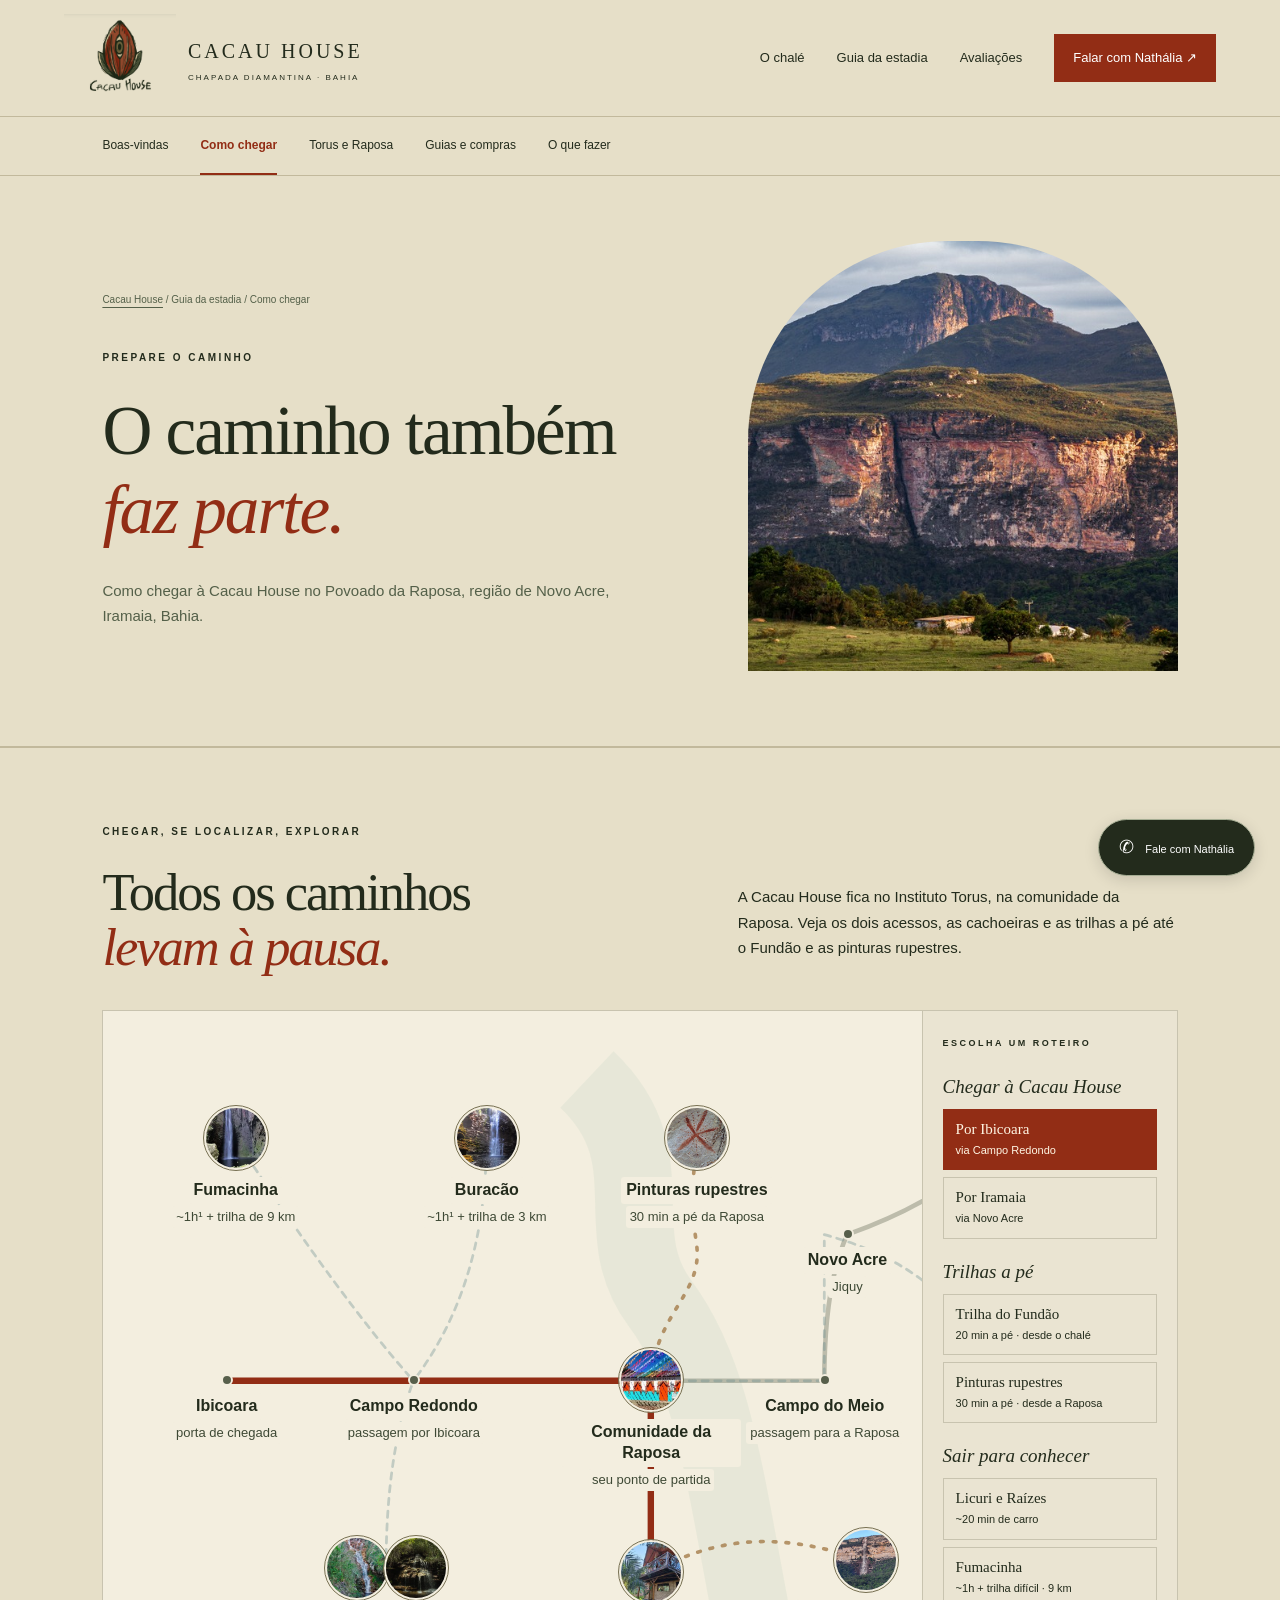
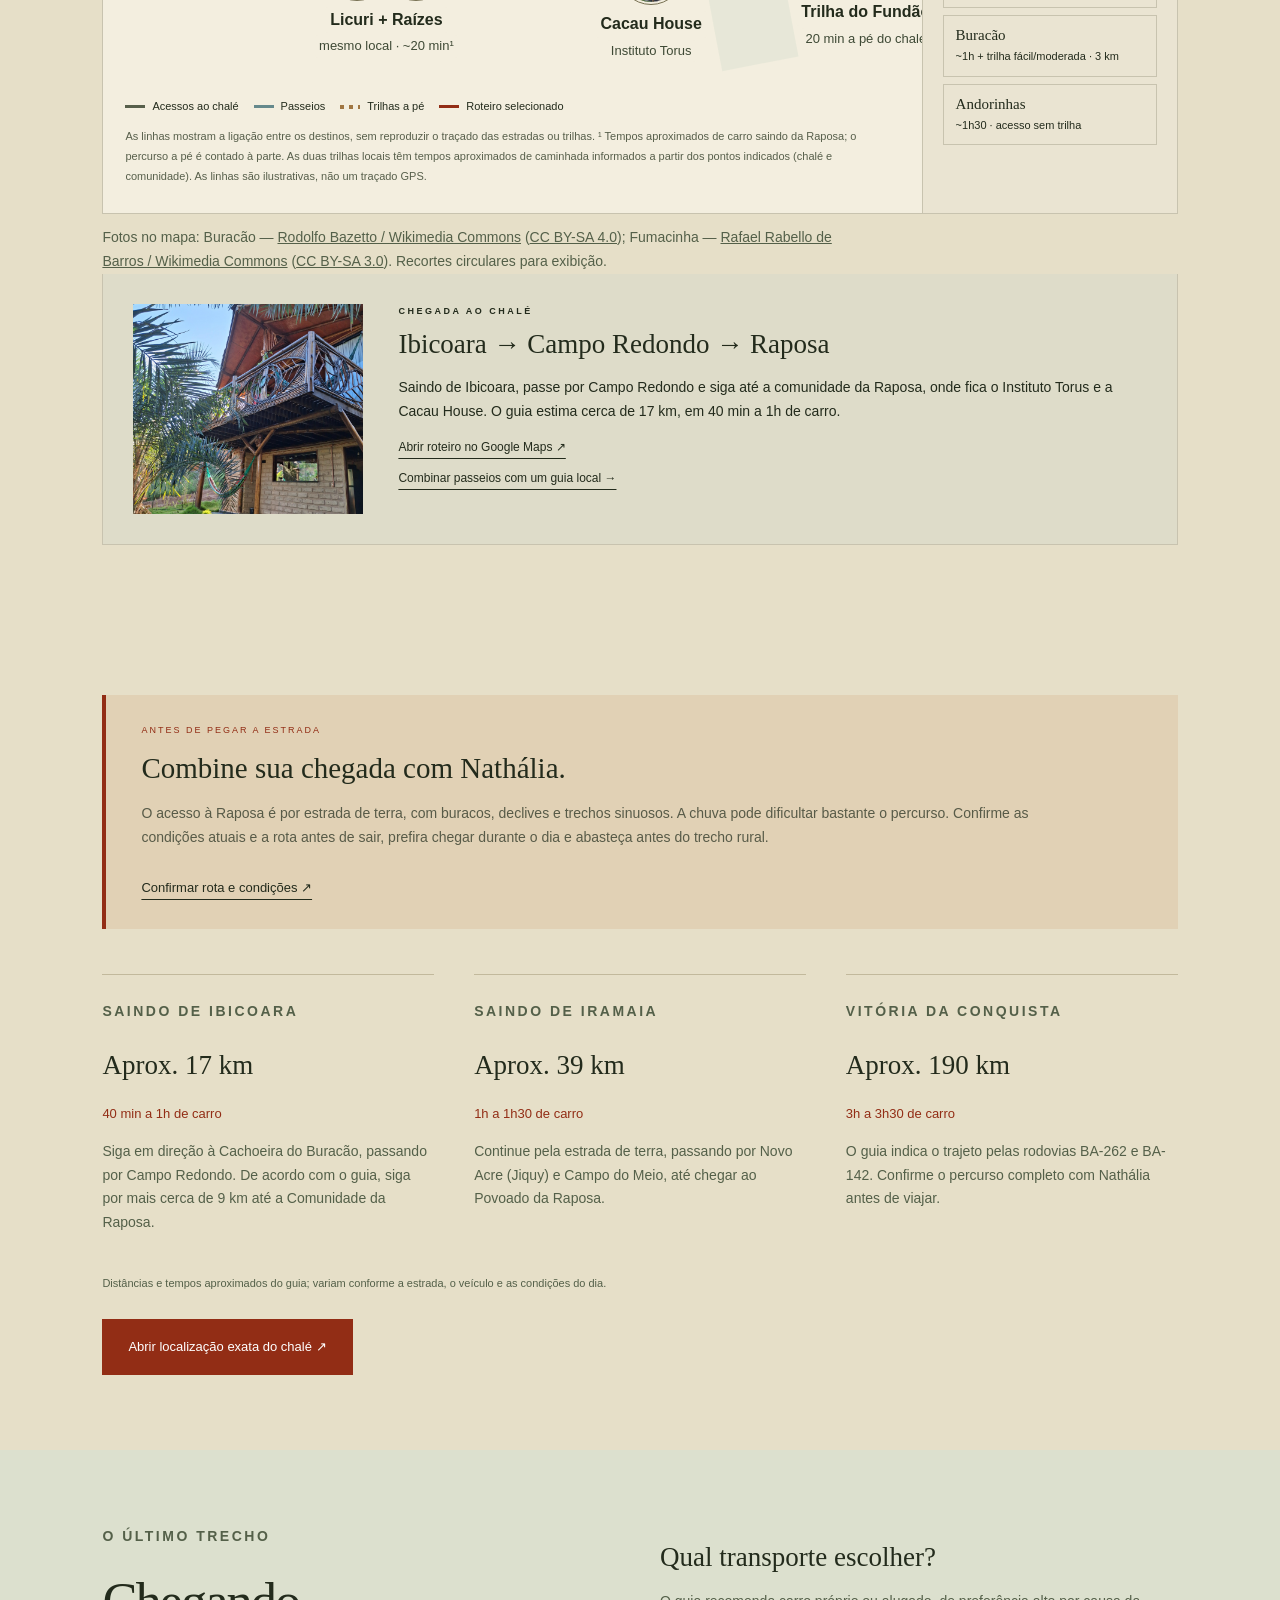
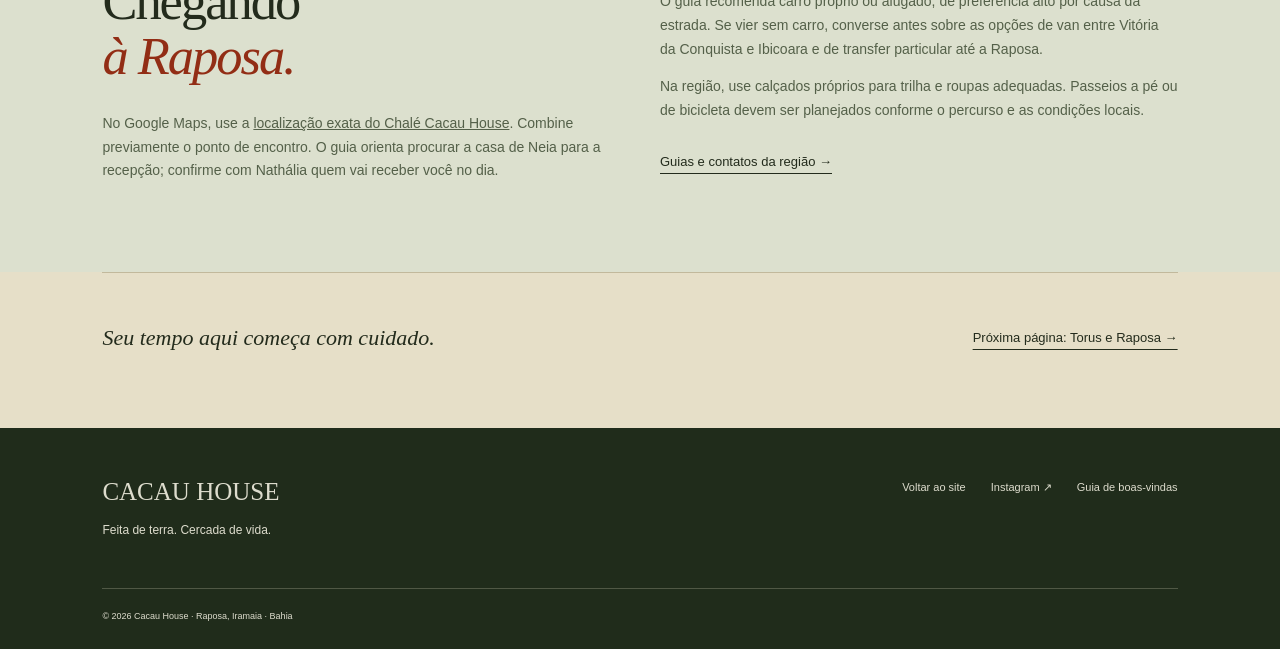
<file: como-chegar.html>
<!doctype html><html lang="pt-BR"><head><meta charset="utf-8"><meta name="color-scheme" content="only light"><meta name="supported-color-schemes" content="light"><meta name="viewport" content="width=device-width,initial-scale=1"><meta name="theme-color" content="#e6dfc8"><meta name="description" content="Como chegar à Cacau House no Povoado da Raposa, região de Novo Acre, Iramaia, Bahia."><title>Como chegar · Guia Cacau House</title><link rel="icon" type="image/svg+xml" href="favicon.svg?v=2"><link rel="stylesheet" href="style.css?v=14"><link rel="stylesheet" href="mapa-regiao.css?v=10"><link rel="stylesheet" href="mobile.css?v=1"><link rel="stylesheet" href="cores.css?v=1"><link rel="stylesheet" href="regional-fotos.css?v=1"><link rel="stylesheet" href="voltar-ao-topo.css?v=1"></head><body class="guide-page"><a class="skip" href="#conteudo">Pular para o conteúdo</a><header><a href="index.html" class="brand"><img src="logo.png" alt="Cacau House"><span>CACAU HOUSE<small>CHAPADA DIAMANTINA · BAHIA</small></span></a><button class="menu" aria-label="Abrir menu" aria-expanded="false">☰</button><nav aria-label="Principal"><a href="index.html">O chalé</a><a href="guia.html">Guia da estadia</a><a href="index.html#avaliacoes">Avaliações</a><a class="button small" href="https://wa.me/5511984110243" target="_blank" rel="noopener">Falar com Nathália ↗</a></nav></header><main id="conteudo"><div class="guide-tabs" aria-label="Páginas do guia"><nav aria-label="Guia de boas-vindas"><a href="guia.html">Boas-vindas</a><a href="como-chegar.html" aria-current="page">Como chegar</a><a href="torus-e-raposa.html">Torus e Raposa</a><a href="contatos.html">Guias e compras</a><a href="arredores.html">O que fazer</a></nav></div><section class="guide-hero with-photo"><div><a class="breadcrumb" href="index.html">Cacau House</a><span class="breadcrumb"> / Guia da estadia / Como chegar</span><p class="eyebrow">PREPARE O CAMINHO</p><h1>O caminho também<br><em>faz parte.</em></h1><p class="guide-lead">Como chegar à Cacau House no Povoado da Raposa, região de Novo Acre, Iramaia, Bahia.</p></div><div class="guide-hero-photo"><img src="hero.jpg" alt="Paisagem e acolhimento na Cacau House"></div></section><section class="guide-section regional-section" id="mapa-regiao" aria-labelledby="regional-title"><div class="regional-heading"><div><p class="eyebrow">CHEGAR, SE LOCALIZAR, EXPLORAR</p><h2 id="regional-title">Todos os caminhos<br><em>levam à pausa.</em></h2></div><p>A Cacau House fica no Instituto Torus, na comunidade da Raposa. Veja os dois acessos, as cachoeiras e as trilhas a pé até o Fundão e as pinturas rupestres.</p></div><div class="regional-layout"><div class="regional-map-wrap"><div class="regional-map-scroll" tabindex="0" aria-label="Mapa dos caminhos. Em telas pequenas, deslize na horizontal."><div class="regional-stage" aria-label="Mapa esquemático dos acessos e passeios"><svg xmlns="http://www.w3.org/2000/svg" viewBox="0 0 1150 740" class="regional-route-drawing" aria-hidden="true"><title id="region-svg-title">Caminhos para a Cacau House, cachoeiras e trilhas a pé</title><desc id="region-svg-desc">Mapa esquemático sem escala. Ibicoara passa por Campo Redondo até a Raposa. Iramaia passa por Novo Acre e Campo do Meio até a Raposa. Cacau House fica no Instituto Torus. Licuri e Raízes estão no mesmo local. Há passeios para Fumacinha, Buracão e Andorinhas. A trilha do Fundão está a cerca de 20 minutos a pé do chalé, e as pinturas rupestres a cerca de 30 minutos a pé da comunidade da Raposa.</desc><rect width="1150" height="740" rx="8" fill="#f3eedf" /><path d="M530 75 C620 160 550 240 610 320 S680 510 720 715" fill="none" stroke="#dce2d1" stroke-width="85" opacity=".5" /><g class="regional-paths">
<path data-region-line="fundao" class="region-line region-walk" d="M600 615 C675 575 740 570 835 602" />
<path data-region-line="rupestres" class="region-line region-walk" d="M600 405 C605 330 658 310 650 255 S648 176 650 140" /><path class="region-line region-arrival" data-region-line="ibicoara" d="M135 405 H340 H600 V615" /><path class="region-line region-arrival" data-region-line="iramaia" d="M980 105 Q980 185 815 245 Q790 300 790 405 H600 V615" /><path class="region-line region-outing" data-region-line="licuri" d="M600 615 V405 H340 Q310 485 310 610" /><path class="region-line region-outing" data-region-line="fumacinha" d="M600 615 V405 H340 Q260 315 145 140" /><path class="region-line region-outing" data-region-line="buracao" d="M600 615 V405 H340 Q420 300 420 140" /><path class="region-line region-outing" data-region-line="andorinhas" d="M600 615 V405 H790 V245 Q1000 300 1000 540" /></g></svg><div class="regional-html-node is-town" style="left:11.7391%;top:54.7297%"><span class="regional-node-dot" aria-hidden="true"></span><strong class="regional-html-name">Ibicoara</strong><span class="regional-html-sub">porta de chegada</span></div><div class="regional-html-node is-town" style="left:29.5652%;top:54.7297%"><span class="regional-node-dot" aria-hidden="true"></span><strong class="regional-html-name">Campo Redondo</strong><span class="regional-html-sub">passagem por Ibicoara</span></div><div class="regional-html-node" style="left:52.1739%;top:54.7297%"><span class="regional-node-photos"><img src="casa-de-cultura.webp" alt="Comunidade da Raposa" width="64" height="64" decoding="async"></span><strong class="regional-html-name">Comunidade da Raposa</strong><span class="regional-html-sub">seu ponto de partida</span></div><div class="regional-html-node" style="left:52.1739%;top:83.1081%"><span class="regional-node-photos"><img src="chale-principal.webp" alt="Cacau House" width="64" height="64" decoding="async"></span><strong class="regional-html-name">Cacau House</strong><span class="regional-html-sub">Instituto Torus</span></div><div class="regional-html-node is-town" style="left:85.2174%;top:14.1892%"><span class="regional-node-dot" aria-hidden="true"></span><strong class="regional-html-name">Iramaia</strong><span class="regional-html-sub">porta de chegada</span></div><div class="regional-html-node is-town" style="left:70.8696%;top:33.1081%"><span class="regional-node-dot" aria-hidden="true"></span><strong class="regional-html-name">Novo Acre</strong><span class="regional-html-sub">Jiquy</span></div><div class="regional-html-node is-town" style="left:68.6957%;top:54.7297%"><span class="regional-node-dot" aria-hidden="true"></span><strong class="regional-html-name">Campo do Meio</strong><span class="regional-html-sub">passagem para a Raposa</span></div><div class="regional-html-node" style="left:26.9565%;top:82.4324%"><span class="regional-node-photos"><img src="cachoeira-licuri.webp" alt="Licuri + Raízes" width="64" height="64" decoding="async"><img src="cachoeira-raizes-mini-nov.webp" alt="Licuri + Raízes" width="64" height="64" decoding="async"></span><strong class="regional-html-name">Licuri + Raízes</strong><span class="regional-html-sub">mesmo local · ~20 min¹</span></div><div class="regional-html-node" style="left:12.6087%;top:18.9189%"><span class="regional-node-photos"><img src="cachoeira-fumacinha.webp" alt="Fumacinha" width="64" height="64" decoding="async"></span><strong class="regional-html-name">Fumacinha</strong><span class="regional-html-sub">~1h¹ + trilha de 9 km</span></div><div class="regional-html-node" style="left:36.5217%;top:18.9189%"><span class="regional-node-photos"><img src="cachoeira-buracao.webp" alt="Buracão" width="64" height="64" decoding="async"></span><strong class="regional-html-name">Buracão</strong><span class="regional-html-sub">~1h¹ + trilha de 3 km</span></div><div class="regional-html-node" style="left:86.9565%;top:72.973%"><span class="regional-node-photos"><img src="cachoeira-andorinhas-mini-nov.webp" alt="Andorinhas" width="64" height="64" decoding="async"></span><strong class="regional-html-name">Andorinhas</strong><span class="regional-html-sub">~1h30¹ · sem trilha</span></div><div class="regional-html-node" style="left:56.5217%;top:18.9189%"><span class="regional-node-photos"><img src="pinturas-rupestres.jpg" alt="Pinturas rupestres" width="64" height="64" decoding="async"></span><strong class="regional-html-name">Pinturas rupestres</strong><span class="regional-html-sub">30 min a pé da Raposa</span></div><div class="regional-html-node" style="left:72.6087%;top:81.3514%"><span class="regional-node-photos"><img src="fundao-foto.jpg" alt="Trilha do Fundão" width="64" height="64" decoding="async"></span><strong class="regional-html-name">Trilha do Fundão</strong><span class="regional-html-sub">20 min a pé do chalé</span></div></div></div><p class="regional-legend"><span><i class="legend-arrival"></i>Acessos ao chalé</span><span><i class="legend-outing"></i>Passeios</span><span><i class="legend-walk"></i> Trilhas a pé</span><span><i class="legend-selected"></i>Roteiro selecionado</span></p><p class="regional-caption">As linhas mostram a ligação entre os destinos, sem reproduzir o traçado das estradas ou trilhas. ¹ Tempos aproximados de carro saindo da Raposa; o percurso a pé é contado à parte. As duas trilhas locais têm tempos aproximados de caminhada informados a partir dos pontos indicados (chalé e comunidade). As linhas são ilustrativas, não um traçado GPS. <span class="regional-mobile-hint">Deslize o mapa para os lados para explorar.</span></p></div><div class="regional-panel"><p class="eyebrow">ESCOLHA UM ROTEIRO</p><div class="regional-options" role="group" aria-label="Chegadas ao chalé"><span class="regional-group-label">Chegar à Cacau House</span><button type="button" data-region-route="ibicoara" aria-pressed="true">Por Ibicoara <small>via Campo Redondo</small></button><button type="button" data-region-route="iramaia" aria-pressed="false">Por Iramaia <small>via Novo Acre</small></button></div><div class="regional-options" role="group" aria-label="Trilhas a pé perto da Cacau House">
<span class="regional-group-label">Trilhas a pé</span>
<button type="button" data-region-route="fundao" aria-pressed="false">Trilha do Fundão<small>20 min a pé · desde o chalé</small></button>
<button type="button" data-region-route="rupestres" aria-pressed="false">Pinturas rupestres<small>30 min a pé · desde a Raposa</small></button>
</div><div class="regional-options" role="group" aria-label="Passeios saindo da Raposa"><span class="regional-group-label">Sair para conhecer</span><button type="button" data-region-route="licuri" aria-pressed="false">Licuri e Raízes <small>~20 min de carro</small></button><button type="button" data-region-route="fumacinha" aria-pressed="false">Fumacinha <small>~1h + trilha difícil · 9 km</small></button><button type="button" data-region-route="buracao" aria-pressed="false">Buracão <small>~1h + trilha fácil/moderada · 3 km</small></button><button type="button" data-region-route="andorinhas" aria-pressed="false">Andorinhas <small>~1h30 · acesso sem trilha</small></button></div></div></div><p class="regional-photo-credit">Fotos no mapa: Buracão — <a href="https://commons.wikimedia.org/wiki/File:Cachoeira_do_Burac%C3%A3o_-_Chapada_Diamantina.jpg" target="_blank" rel="noopener">Rodolfo Bazetto / Wikimedia Commons</a> (<a href="https://creativecommons.org/licenses/by-sa/4.0/" target="_blank" rel="noopener">CC BY-SA 4.0</a>); Fumacinha — <a href="https://commons.wikimedia.org/wiki/File:Cachoeira_da_Fumacinha.JPG" target="_blank" rel="noopener">Rafael Rabello de Barros / Wikimedia Commons</a> (<a href="https://creativecommons.org/licenses/by-sa/3.0/" target="_blank" rel="noopener">CC BY-SA 3.0</a>). Recortes circulares para exibição.</p><article class="regional-detail" aria-live="polite" aria-atomic="true"><img id="regional-photo" src="chale-principal.jpg" alt="Cacau House no Instituto Torus" loading="lazy"><div><p class="eyebrow" id="regional-kicker">CHEGADA AO CHALÉ</p><h3 id="regional-route-title">Ibicoara → Campo Redondo → Raposa</h3><p id="regional-route-description">Saindo de Ibicoara, passe por Campo Redondo e siga até a comunidade da Raposa, onde fica o Instituto Torus e a Cacau House. O guia estima cerca de 17 km, em 40 min a 1h de carro.</p><a class="text-link" id="regional-navigation" href="https://www.google.com/maps/dir/?api=1&amp;origin=Ibicoara%2C+BA&amp;destination=-13.448825%2C-41.187906&amp;waypoints=Campo+Redondo%2C+Ibicoara%2C+BA&amp;travelmode=driving" target="_blank" rel="noopener">Abrir roteiro no Google Maps ↗</a><a class="text-link" href="contatos.html#guias">Combinar passeios com um guia local →</a></div></article><p class="regional-photo-credit" id="regional-photo-credit" hidden></p></section><section class="guide-section"><div class="important-note"><span>ANTES DE PEGAR A ESTRADA</span><h3>Combine sua chegada com Nathália.</h3><p>O acesso à Raposa é por estrada de terra, com buracos, declives e trechos sinuosos. A chuva pode dificultar bastante o percurso. Confirme as condições atuais e a rota antes de sair, prefira chegar durante o dia e abasteça antes do trecho rural.</p><a class="text-link" href="https://wa.me/5511984110243" target="_blank" rel="noopener">Confirmar rota e condições ↗</a></div><div class="guide-grid three routes"><article><p class="eyebrow">SAINDO DE IBICOARA</p><h3>Aprox. 17 km</h3><strong>40 min a 1h de carro</strong><p>Siga em direção à Cachoeira do Buracão, passando por Campo Redondo. De acordo com o guia, siga por mais cerca de 9 km até a Comunidade da Raposa.</p></article><article><p class="eyebrow">SAINDO DE IRAMAIA</p><h3>Aprox. 39 km</h3><strong>1h a 1h30 de carro</strong><p>Continue pela estrada de terra, passando por Novo Acre (Jiquy) e Campo do Meio, até chegar ao Povoado da Raposa.</p></article><article><p class="eyebrow">VITÓRIA DA CONQUISTA</p><h3>Aprox. 190 km</h3><strong>3h a 3h30 de carro</strong><p>O guia indica o trajeto pelas rodovias BA-262 e BA-142. Confirme o percurso completo com Nathália antes de viajar.</p></article></div><p class="source-note">Distâncias e tempos aproximados do guia; variam conforme a estrada, o veículo e as condições do dia.</p><a class="button" href="https://www.google.com/maps/place/Chal%C3%A9+Cacau+House/@-13.4488254,-41.1904802,16z/data=!4m12!1m5!8m4!1e3!2s116753498014830445352!3m1!1e1!3m5!1s0x74167005b5341b1:0x5cd1428d0547c28!8m2!3d-13.448825!4d-41.187906!16s%2Fg%2F11z_xrsly7?entry=ttu&amp;g_ep=EgoyMDI2MTAyOC4wIKXMDSoASAFQAw%3D%3D" target="_blank" rel="noopener">Abrir localização exata do chalé ↗</a></section><section class="guide-section tinted"><div class="guide-grid"><div><p class="eyebrow">O ÚLTIMO TRECHO</p><h2>Chegando<br><em>à Raposa.</em></h2><p>No Google Maps, use a <a href="https://www.google.com/maps/place/Chal%C3%A9+Cacau+House/@-13.4488254,-41.1904802,16z/data=!4m12!1m5!8m4!1e3!2s116753498014830445352!3m1!1e1!3m5!1s0x74167005b5341b1:0x5cd1428d0547c28!8m2!3d-13.448825!4d-41.187906!16s%2Fg%2F11z_xrsly7?entry=ttu&amp;g_ep=EgoyMDI2MTAyOC4wIKXMDSoASAFQAw%3D%3D" target="_blank" rel="noopener">localização exata do Chalé Cacau House</a>. Combine previamente o ponto de encontro. O guia orienta procurar a casa de Neia para a recepção; confirme com Nathália quem vai receber você no dia.</p></div><div><h3>Qual transporte escolher?</h3><p>O guia recomenda carro próprio ou alugado, de preferência alto por causa da estrada. Se vier sem carro, converse antes sobre as opções de van entre Vitória da Conquista e Ibicoara e de transfer particular até a Raposa.</p><p>Na região, use calçados próprios para trilha e roupas adequadas. Passeios a pé ou de bicicleta devem ser planejados conforme o percurso e as condições locais.</p><a class="text-link" href="contatos.html">Guias e contatos da região →</a></div></div></section><section class="guide-end"><p>Seu tempo aqui começa com cuidado.</p><a class="text-link" href="torus-e-raposa.html">Próxima página: Torus e Raposa →</a></section></main><footer><div><b>CACAU HOUSE</b><p>Feita de terra. Cercada de vida.</p></div><div><a href="index.html">Voltar ao site</a><a href="https://www.instagram.com/chalecacauhouse/" target="_blank" rel="noopener">Instagram ↗</a><a href="guia.html">Guia de boas-vindas</a></div><small>© 2026 Cacau House · Raposa, Iramaia · Bahia</small></footer><a class="floating whatsapp" href="https://wa.me/5511984110243" target="_blank" rel="noopener" aria-label="Falar com Nathália no WhatsApp">✆ <span>Fale com Nathália</span></a><script src="script.js?v=4"></script><script src="mapa-regiao.js?v=fotos-cachoeiras-20261117"></script><script src="voltar-ao-topo.js?v=1" defer></script></body></html>
<!-- Correção das fotos e letras do mapa geral -->
<script>
(() => {
  const fotos = {
    "casa-de-cultura": "casa-de-cultura.png",
    "chale-principal": "chale-principal.jpg",
    "cachoeira-licuri": "cachoeira-licuri.png",
    "cachoeira-raizes": "cachoeira-raizes-foto-nov.webp",
    "cachoeira-fumacinha": "cachoeira-fumacinha.jpg",
    "cachoeira-buracao": "cachoeira-buracao.jpg",
    "cachoeira-andorinhas": "cachoeira-andorinhas-foto-nov.webp",
    "pinturas-rupestres": "pinturas-rupestres.jpg",
    "fundao-foto": "fundao-foto.jpg"
  };

  document.querySelectorAll(
    ".regional-map-scroll svg image"
  ).forEach(imagem => {
    const atual = imagem.getAttribute("href") || "";
    if (atual.startsWith("data:")) return;
    const nome = atual.split("/").pop()
      .replace(/\.(webp|png|jpe?g)$/i, "");
    if (fotos[nome]) {
      imagem.setAttribute("href", "" + fotos[nome]);
    }
  });

  document.querySelectorAll("img").forEach(imagem => {
    const atual = imagem.getAttribute("src") || "";
    const corrigir = {
      "logo.png": "logo.png",
      "hero.jpg": "hero.jpg",
      "chale-principal.jpg": "chale-principal.jpg"
    };
    if (corrigir[atual]) imagem.src = corrigir[atual];
  });

  const estilo = document.createElement("style");
  estilo.textContent = `
    .regional-map-scroll svg text.region-name {
      fill: #fff8eb !important;
      stroke: #34271d !important;
      stroke-width: 3.3px !important;
      paint-order: stroke fill !important;
      stroke-linejoin: round !important;
      font-weight: 700 !important;
    }
    .regional-map-scroll svg text.region-sub {
      fill: #fff8eb !important;
      stroke: #403328 !important;
      stroke-width: 2.5px !important;
      paint-order: stroke fill !important;
      stroke-linejoin: round !important;
      font-weight: 700 !important;
    }
  `;
  document.head.appendChild(estilo);
})();
</script>
</file>
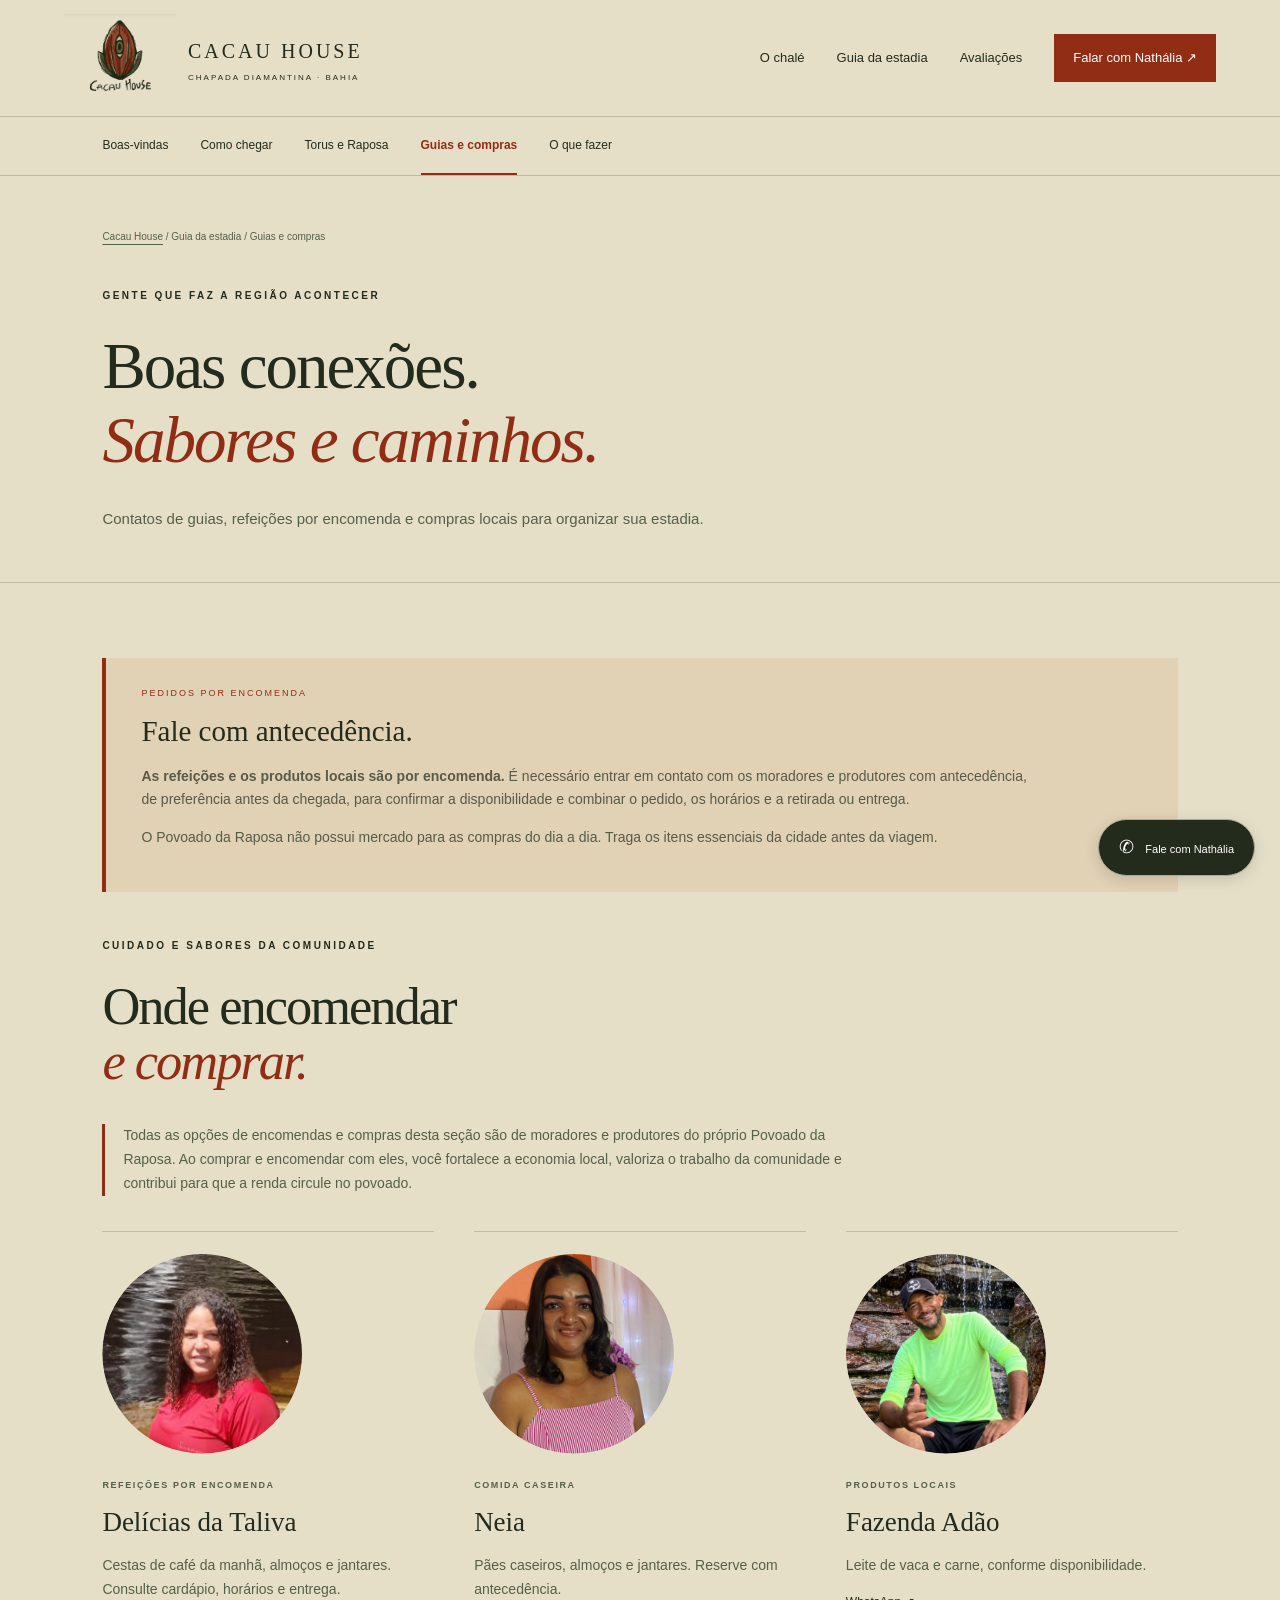
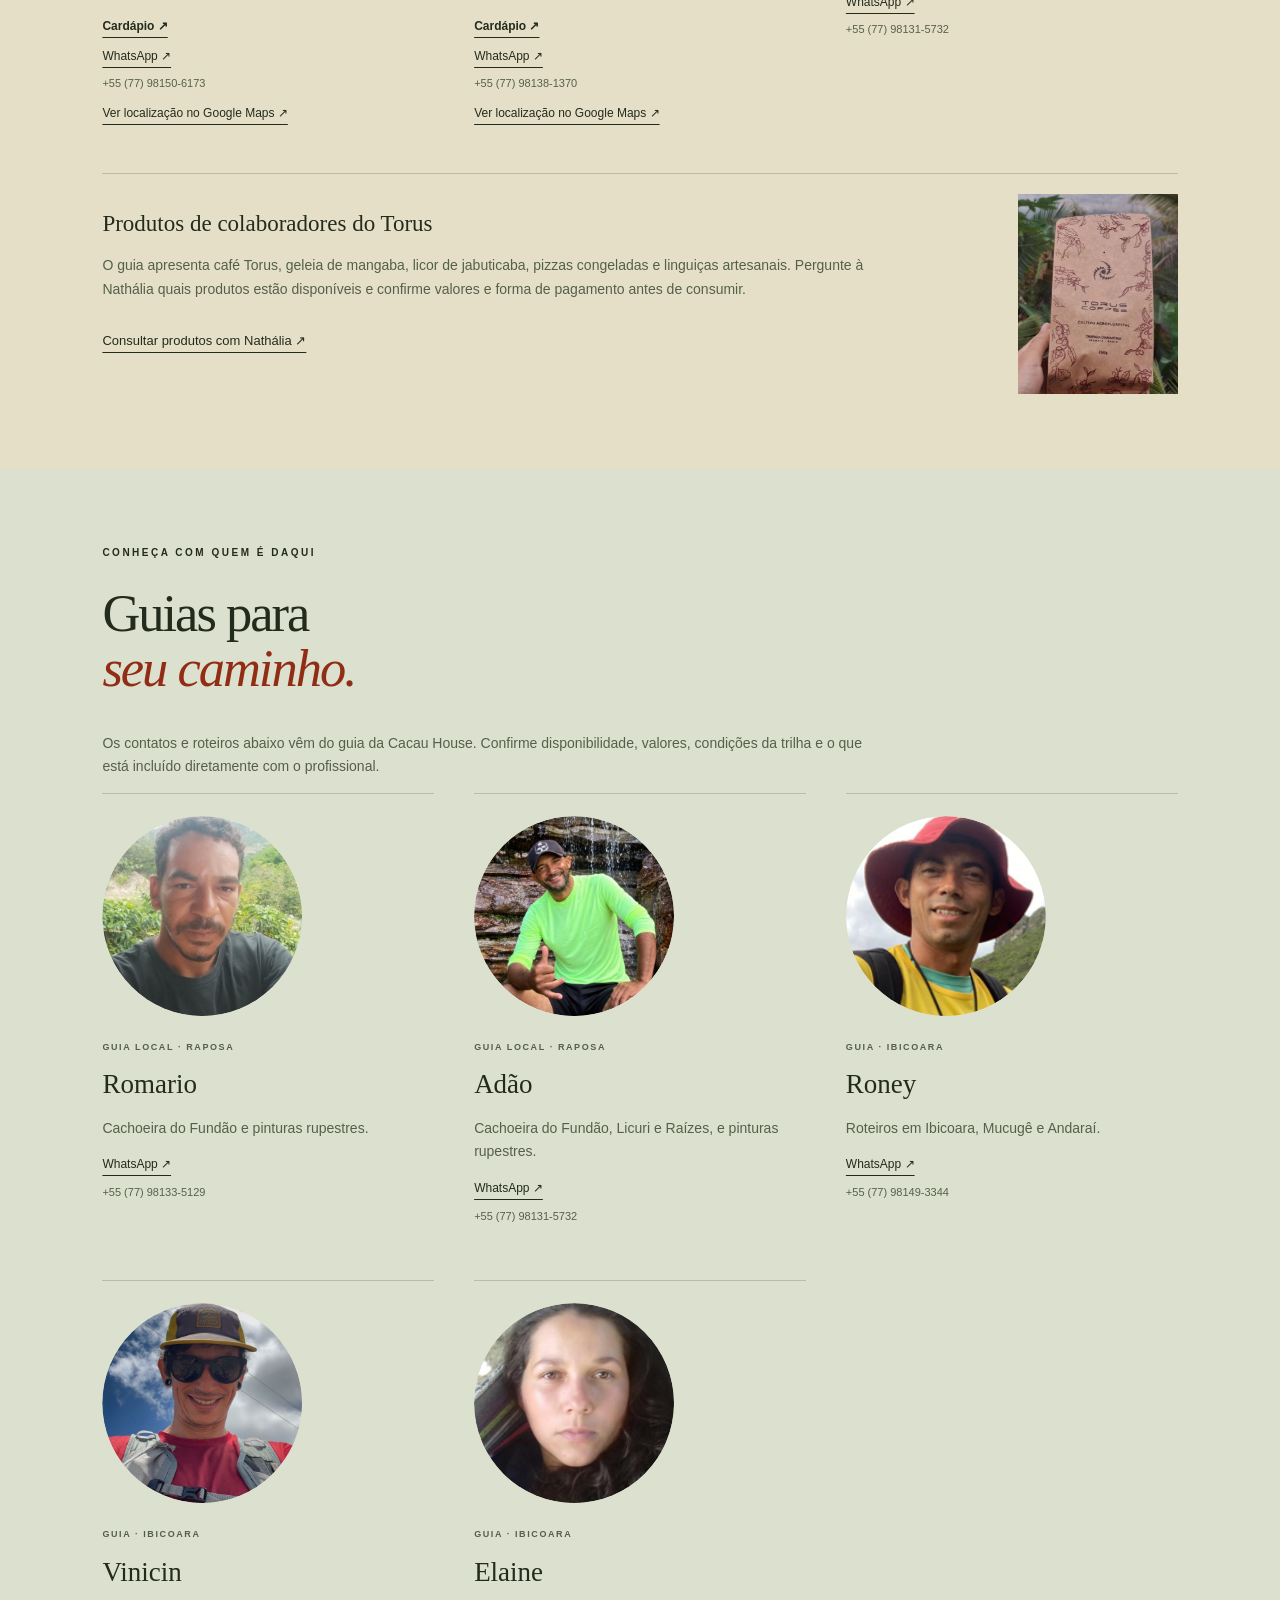
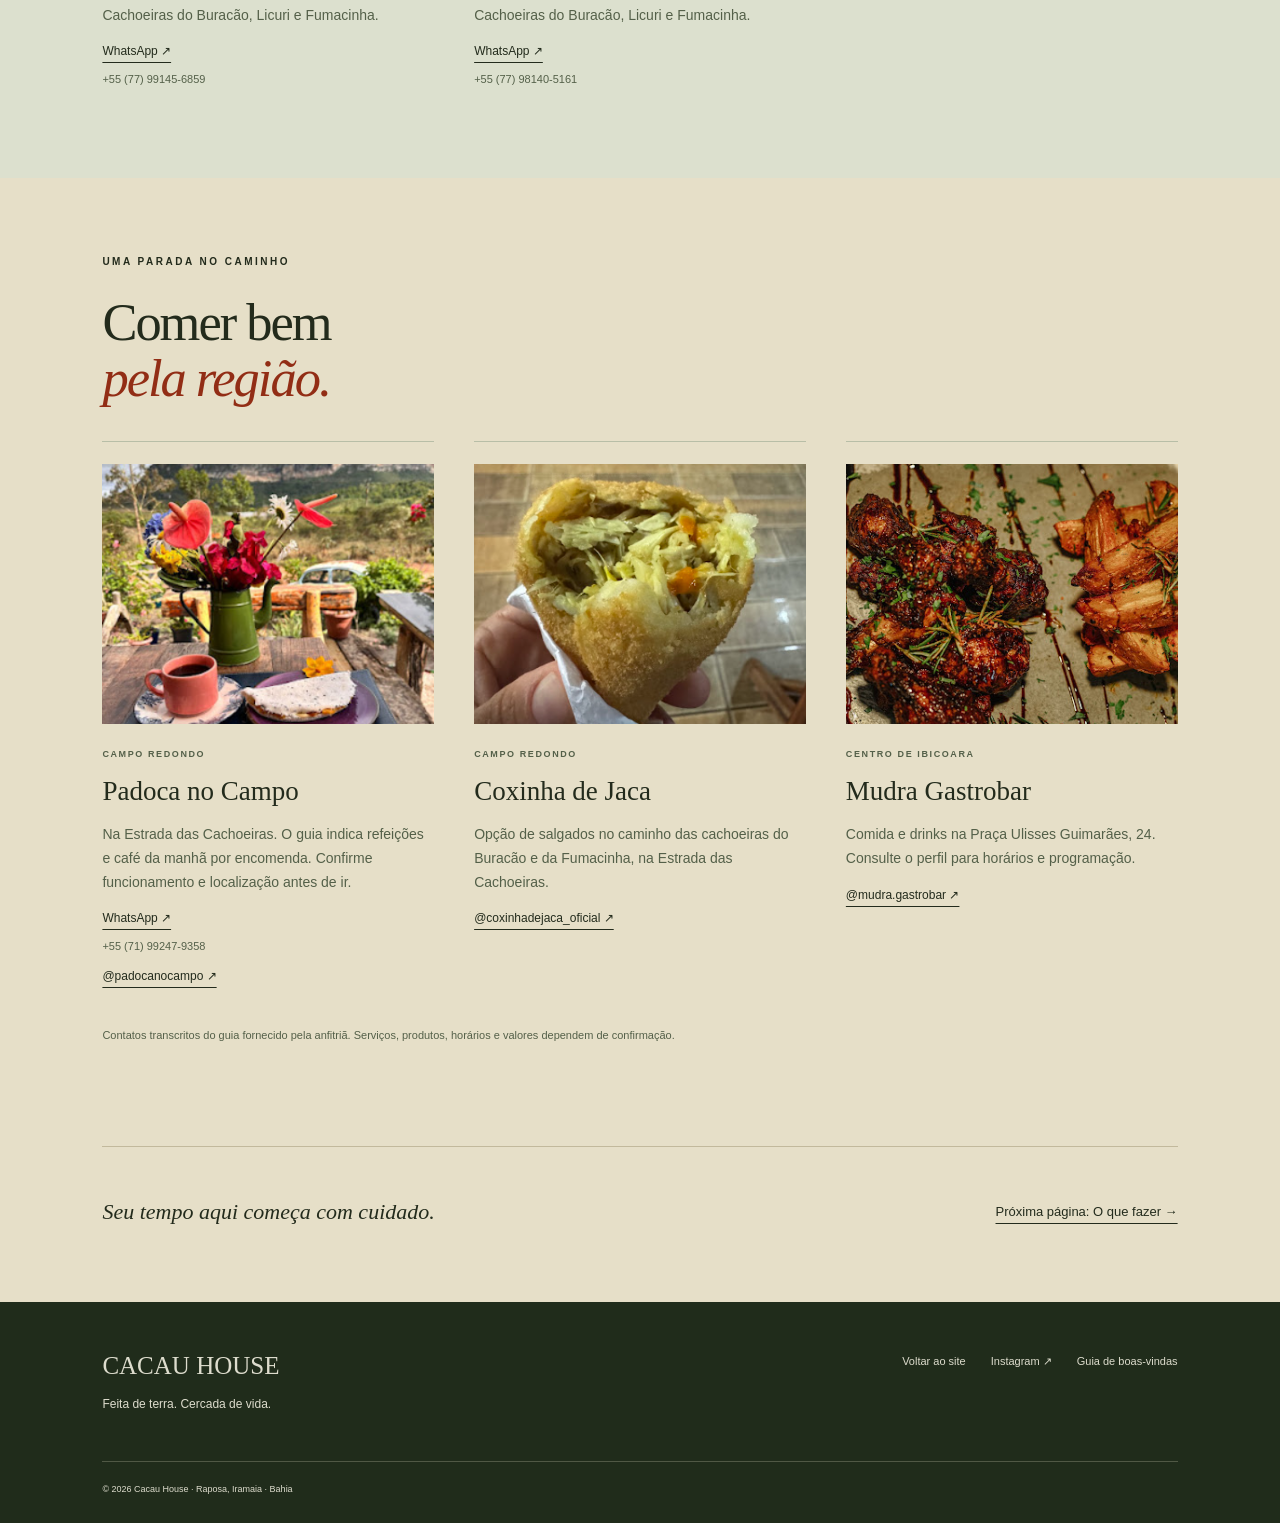
<file: contatos.html>
<!doctype html><html lang="pt-BR"><head><meta charset="utf-8"><meta name="color-scheme" content="only light"><meta name="supported-color-schemes" content="light"><meta name="viewport" content="width=device-width,initial-scale=1"><meta name="theme-color" content="#e6dfc8"><meta name="description" content="Contatos de guias, refeições por encomenda e compras locais para organizar sua estadia."><title>Guias e compras · Guia Cacau House</title><link rel="icon" type="image/svg+xml" href="favicon.svg?v=2"><link rel="stylesheet" href="style.css?v=14"><link rel="stylesheet" href="mobile.css?v=1"><link rel="stylesheet" href="cores.css?v=1"><link rel="stylesheet" href="voltar-ao-topo.css?v=1"></head><body class="guide-page"><a class="skip" href="#conteudo">Pular para o conteúdo</a><header><a href="index.html" class="brand"><img src="logo.png" alt="Cacau House"><span>CACAU HOUSE<small>CHAPADA DIAMANTINA · BAHIA</small></span></a><button class="menu" aria-label="Abrir menu" aria-expanded="false">☰</button><nav aria-label="Principal"><a href="index.html">O chalé</a><a href="guia.html">Guia da estadia</a><a href="index.html#avaliacoes">Avaliações</a><a class="button small" href="https://wa.me/5511984110243" target="_blank" rel="noopener">Falar com Nathália ↗</a></nav></header><main id="conteudo"><div class="guide-tabs" aria-label="Páginas do guia"><nav aria-label="Guia de boas-vindas"><a href="guia.html">Boas-vindas</a><a href="como-chegar.html">Como chegar</a><a href="torus-e-raposa.html">Torus e Raposa</a><a href="contatos.html" aria-current="page">Guias e compras</a><a href="arredores.html">O que fazer</a></nav></div><section class="guide-hero "><div><a class="breadcrumb" href="index.html">Cacau House</a><span class="breadcrumb"> / Guia da estadia / Guias e compras</span><p class="eyebrow">GENTE QUE FAZ A REGIÃO ACONTECER</p><h1>Boas conexões.<br><em>Sabores e caminhos.</em></h1><p class="guide-lead">Contatos de guias, refeições por encomenda e compras locais para organizar sua estadia.</p></div></section><section class="guide-section"><div class="important-note orders-note"><span>PEDIDOS POR ENCOMENDA</span><h3>Fale com antecedência.</h3><p><strong>As refeições e os produtos locais são por encomenda.</strong> É necessário entrar em contato com os moradores e produtores com antecedência, de preferência antes da chegada, para confirmar a disponibilidade e combinar o pedido, os horários e a retirada ou entrega.</p><p>O Povoado da Raposa não possui mercado para as compras do dia a dia. Traga os itens essenciais da cidade antes da viagem.</p></div><p class="eyebrow">CUIDADO E SABORES DA COMUNIDADE</p><h2>Onde encomendar<br><em>e comprar.</em></h2><p class="local-economy-note">Todas as opções de encomendas e compras desta seção são de moradores e produtores do próprio Povoado da Raposa. Ao comprar e encomendar com eles, você fortalece a economia local, valoriza o trabalho da comunidade e contribui para que a renda circule no povoado.</p><div class="guide-grid three"><article class="contact-card"><img class="card-photo portrait-photo" src="taliva.png" alt="Taliva, contato de refeições por encomenda" loading="lazy"><p class="eyebrow">REFEIÇÕES POR ENCOMENDA</p><h3>Delícias da Taliva</h3><p>Cestas de café da manhã, almoços e jantares. Consulte cardápio, horários e entrega.</p><a class="text-link neia-menu-link" href="cardapio-taliva.jpeg" target="_blank" rel="noopener" aria-label="Cardápio da Taliva (abre a imagem em nova aba)"><strong>Cardápio ↗</strong></a><a class="text-link" href="https://wa.me/5577981506173" target="_blank" rel="noopener">WhatsApp ↗</a><span class="contact-number">+55 (77) 98150-6173</span><a class="text-link map-link" href="https://www.google.com/maps/place/Del%C3%ADcias+da+Taliva/@-13.4428398,-41.1865655,496m/data=!3m1!1e3!4m6!3m5!1s0x74167005836b4b9:0x2ad448c01716473e!8m2!3d-13.4433261!4d-41.1843723!16s%2Fg%2F11zkvqdrhn?entry=ttu&amp;g_ep=EgoyMDI2MTAyNy4wIKXMDSoASAFQAw%3D%3D" target="_blank" rel="noopener">Ver localização no Google Maps ↗</a></article><article class="contact-card"><img class="card-photo portrait-photo" src="neia.png" alt="Neia, contato de comida caseira" loading="lazy"><p class="eyebrow">COMIDA CASEIRA</p><h3>Neia</h3><p>Pães caseiros, almoços e jantares. Reserve com antecedência.</p><a class="text-link neia-menu-link" href="cardapio-neia.jpg" target="_blank" rel="noopener" aria-label="Cardápio da Neia (abre a imagem em nova aba)"><strong>Cardápio ↗</strong></a><a class="text-link" href="https://wa.me/5577981381370" target="_blank" rel="noopener">WhatsApp ↗</a><span class="contact-number">+55 (77) 98138-1370</span><a class="text-link map-link" href="https://www.google.com/maps/place/N%C3%A9ia+Comida+Caseira/@-13.4427914,-41.1853709,170m/data=!3m1!1e3!4m6!3m5!1s0x74167a3e48b86a3:0xe2b32eb52bd9851d!8m2!3d-13.4425835!4d-41.18507!16s%2Fg%2F11n12h3r6_?entry=ttu&amp;g_ep=EgoyMDI2MTAyNy4wIKXMDSoASAFQAw%3D%3D" target="_blank" rel="noopener">Ver localização no Google Maps ↗</a></article><article class="contact-card"><img class="card-photo portrait-photo" src="adao-melhorada.png" alt="Adão, morador e produtor local" loading="lazy"><p class="eyebrow">PRODUTOS LOCAIS</p><h3>Fazenda Adão</h3><p>Leite de vaca e carne, conforme disponibilidade.</p><a class="text-link" href="https://wa.me/5577981315732" target="_blank" rel="noopener">WhatsApp ↗</a><span class="contact-number">+55 (77) 98131-5732</span></article></div><div class="local-products"><div class="product-photos"><img class="card-photo" src="cafe-torus.png" alt="Café Torus apresentado no guia" loading="lazy"></div><h3>Produtos de colaboradores do Torus</h3><p>O guia apresenta café Torus, geleia de mangaba, licor de jabuticaba, pizzas congeladas e linguiças artesanais. Pergunte à Nathália quais produtos estão disponíveis e confirme valores e forma de pagamento antes de consumir.</p><a class="text-link" href="https://wa.me/5511984110243" target="_blank" rel="noopener">Consultar produtos com Nathália ↗</a></div></section><section class="guide-section tinted" id="guias"><p class="eyebrow">CONHEÇA COM QUEM É DAQUI</p><h2>Guias para<br><em>seu caminho.</em></h2><p>Os contatos e roteiros abaixo vêm do guia da Cacau House. Confirme disponibilidade, valores, condições da trilha e o que está incluído diretamente com o profissional.</p><div class="guide-grid three"><article class="contact-card"><img class="card-photo portrait-photo" src="romario.png" alt="Romario, guia local da Raposa" loading="lazy"><p class="eyebrow">GUIA LOCAL · RAPOSA</p><h3>Romario</h3><p>Cachoeira do Fundão e pinturas rupestres.</p><a class="text-link" href="https://wa.me/5577981335129" target="_blank" rel="noopener">WhatsApp ↗</a><span class="contact-number">+55 (77) 98133-5129</span></article><article class="contact-card"><img class="card-photo portrait-photo" src="adao-melhorada.png" alt="Adão, guia local da Raposa" loading="lazy"><p class="eyebrow">GUIA LOCAL · RAPOSA</p><h3>Adão</h3><p>Cachoeira do Fundão, Licuri e Raízes, e pinturas rupestres.</p><a class="text-link" href="https://wa.me/5577981315732" target="_blank" rel="noopener">WhatsApp ↗</a><span class="contact-number">+55 (77) 98131-5732</span></article><article class="contact-card"><img class="card-photo portrait-photo" src="roney.png" alt="Roney, guia de Ibicoara" loading="lazy"><p class="eyebrow">GUIA · IBICOARA</p><h3>Roney</h3><p>Roteiros em Ibicoara, Mucugê e Andaraí.</p><a class="text-link" href="https://wa.me/5577981493344" target="_blank" rel="noopener">WhatsApp ↗</a><span class="contact-number">+55 (77) 98149-3344</span></article><article class="contact-card"><img class="card-photo portrait-photo" src="vinicin.png" alt="Vinicin, guia de Ibicoara" loading="lazy"><p class="eyebrow">GUIA · IBICOARA</p><h3>Vinicin</h3><p>Cachoeiras do Buracão, Licuri e Fumacinha.</p><a class="text-link" href="https://wa.me/5577991456859" target="_blank" rel="noopener">WhatsApp ↗</a><span class="contact-number">+55 (77) 99145-6859</span></article><article class="contact-card"><img class="card-photo portrait-photo" src="elaine.png" alt="Elaine, guia de Ibicoara" loading="lazy"><p class="eyebrow">GUIA · IBICOARA</p><h3>Elaine</h3><p>Cachoeiras do Buracão, Licuri e Fumacinha.</p><a class="text-link" href="https://wa.me/5577981405161" target="_blank" rel="noopener">WhatsApp ↗</a><span class="contact-number">+55 (77) 98140-5161</span></article></div></section><section class="guide-section"><p class="eyebrow">UMA PARADA NO CAMINHO</p><h2>Comer bem<br><em>pela região.</em></h2><div class="guide-grid three"><article class="contact-card"><img class="card-photo" src="padoca.png" alt="Café da manhã na Padoca no Campo" loading="lazy"><p class="eyebrow">CAMPO REDONDO</p><h3>Padoca no Campo</h3><p>Na Estrada das Cachoeiras. O guia indica refeições e café da manhã por encomenda. Confirme funcionamento e localização antes de ir.</p><a class="text-link" href="https://wa.me/5571992479358" target="_blank" rel="noopener">WhatsApp ↗</a><span class="contact-number">+55 (71) 99247-9358</span><a class="text-link" href="https://www.instagram.com/padocanocampo/" target="_blank" rel="noopener">@padocanocampo ↗</a></article><article class="contact-card"><img class="card-photo" src="coxinha-jaca.png" alt="Salgado da Coxinha de Jaca" loading="lazy"><p class="eyebrow">CAMPO REDONDO</p><h3>Coxinha de Jaca</h3><p>Opção de salgados no caminho das cachoeiras do Buracão e da Fumacinha, na Estrada das Cachoeiras.</p><a class="text-link" href="https://www.instagram.com/coxinhadejaca_oficial/" target="_blank" rel="noopener">@coxinhadejaca_oficial ↗</a></article><article class="contact-card"><img class="card-photo" src="mudra.png" alt="Refeição no Mudra Gastrobar" loading="lazy"><p class="eyebrow">CENTRO DE IBICOARA</p><h3>Mudra Gastrobar</h3><p>Comida e drinks na Praça Ulisses Guimarães, 24. Consulte o perfil para horários e programação.</p><a class="text-link" href="https://www.instagram.com/mudra.gastrobar/" target="_blank" rel="noopener">@mudra.gastrobar ↗</a></article></div><p class="source-note">Contatos transcritos do guia fornecido pela anfitriã. Serviços, produtos, horários e valores dependem de confirmação.</p></section><section class="guide-end"><p>Seu tempo aqui começa com cuidado.</p><a class="text-link" href="arredores.html">Próxima página: O que fazer →</a></section></main><footer><div><b>CACAU HOUSE</b><p>Feita de terra. Cercada de vida.</p></div><div><a href="index.html">Voltar ao site</a><a href="https://www.instagram.com/chalecacauhouse/" target="_blank" rel="noopener">Instagram ↗</a><a href="guia.html">Guia de boas-vindas</a></div><small>© 2026 Cacau House · Raposa, Iramaia · Bahia</small></footer><a class="floating whatsapp" href="https://wa.me/5511984110243" target="_blank" rel="noopener" aria-label="Falar com Nathália no WhatsApp">✆ <span>Fale com Nathália</span></a><script src="script.js?v=4"></script><script src="voltar-ao-topo.js?v=1" defer></script></body></html>
</file>
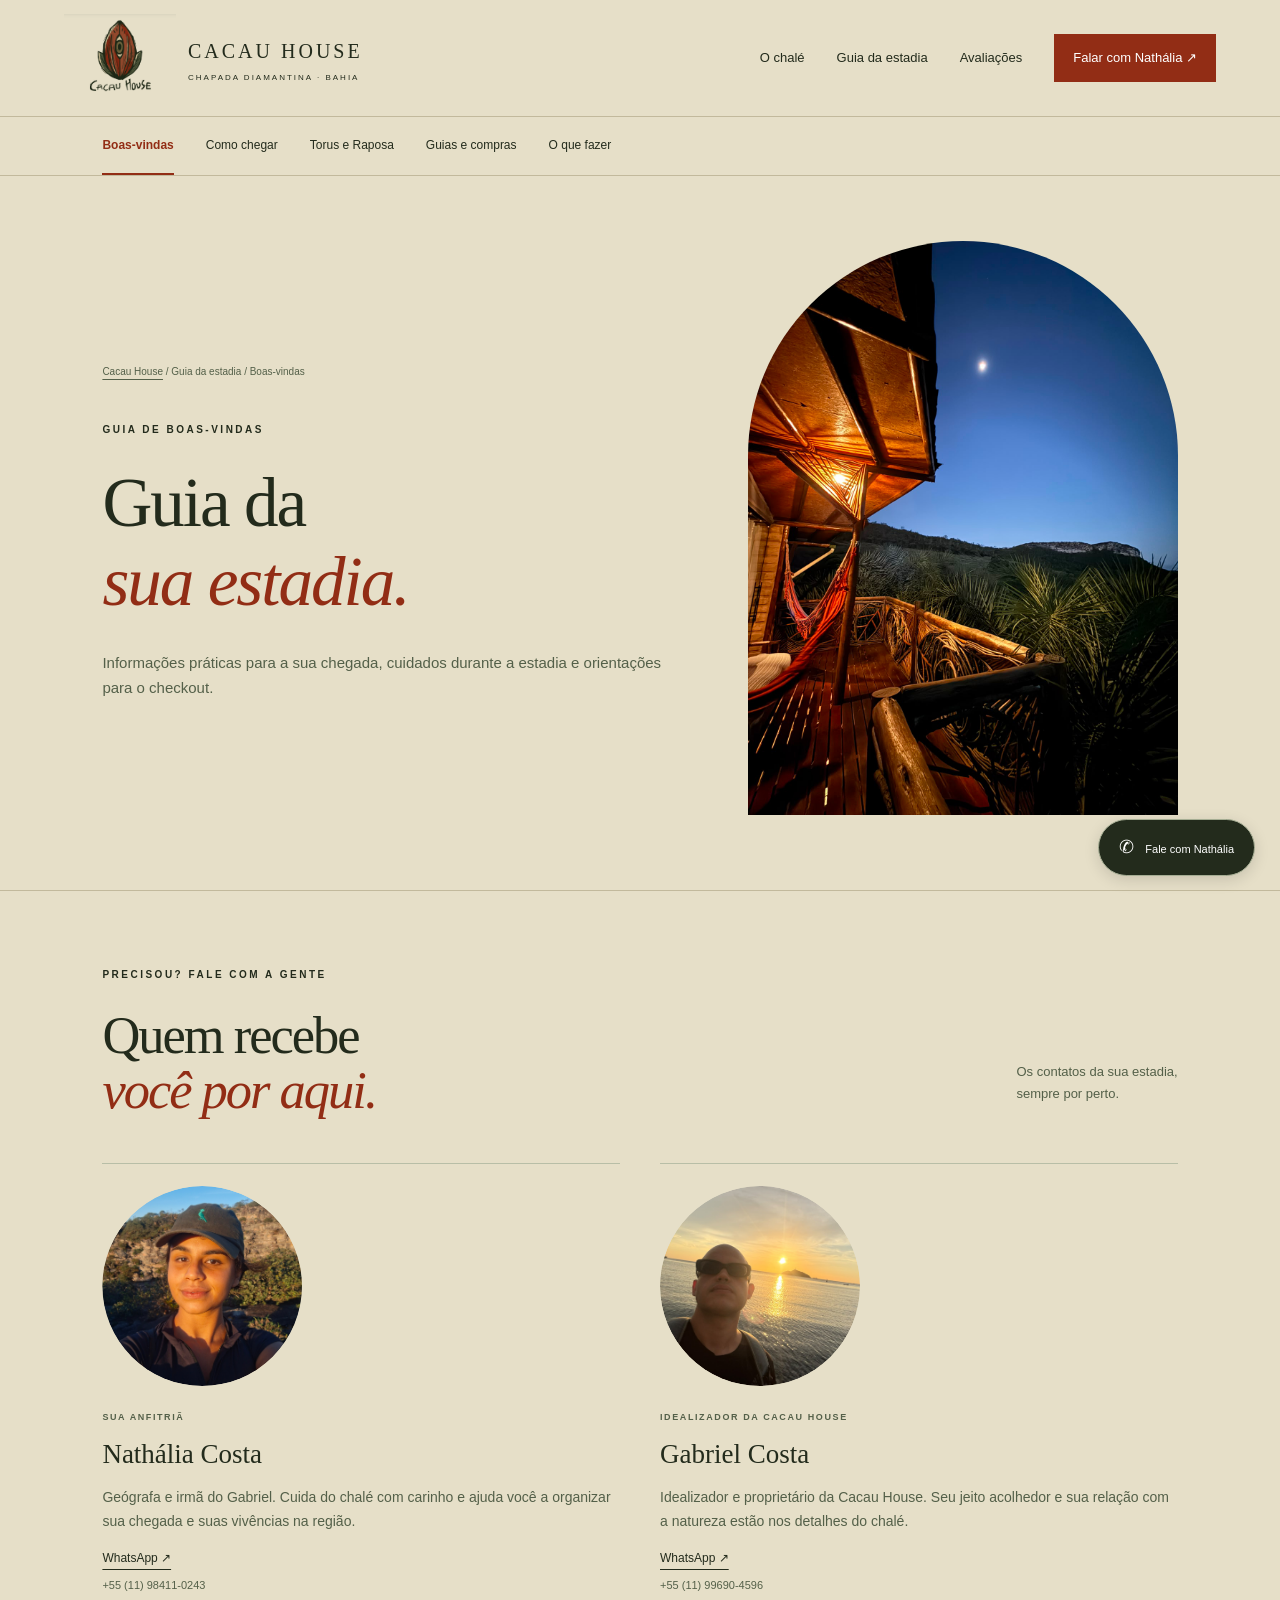
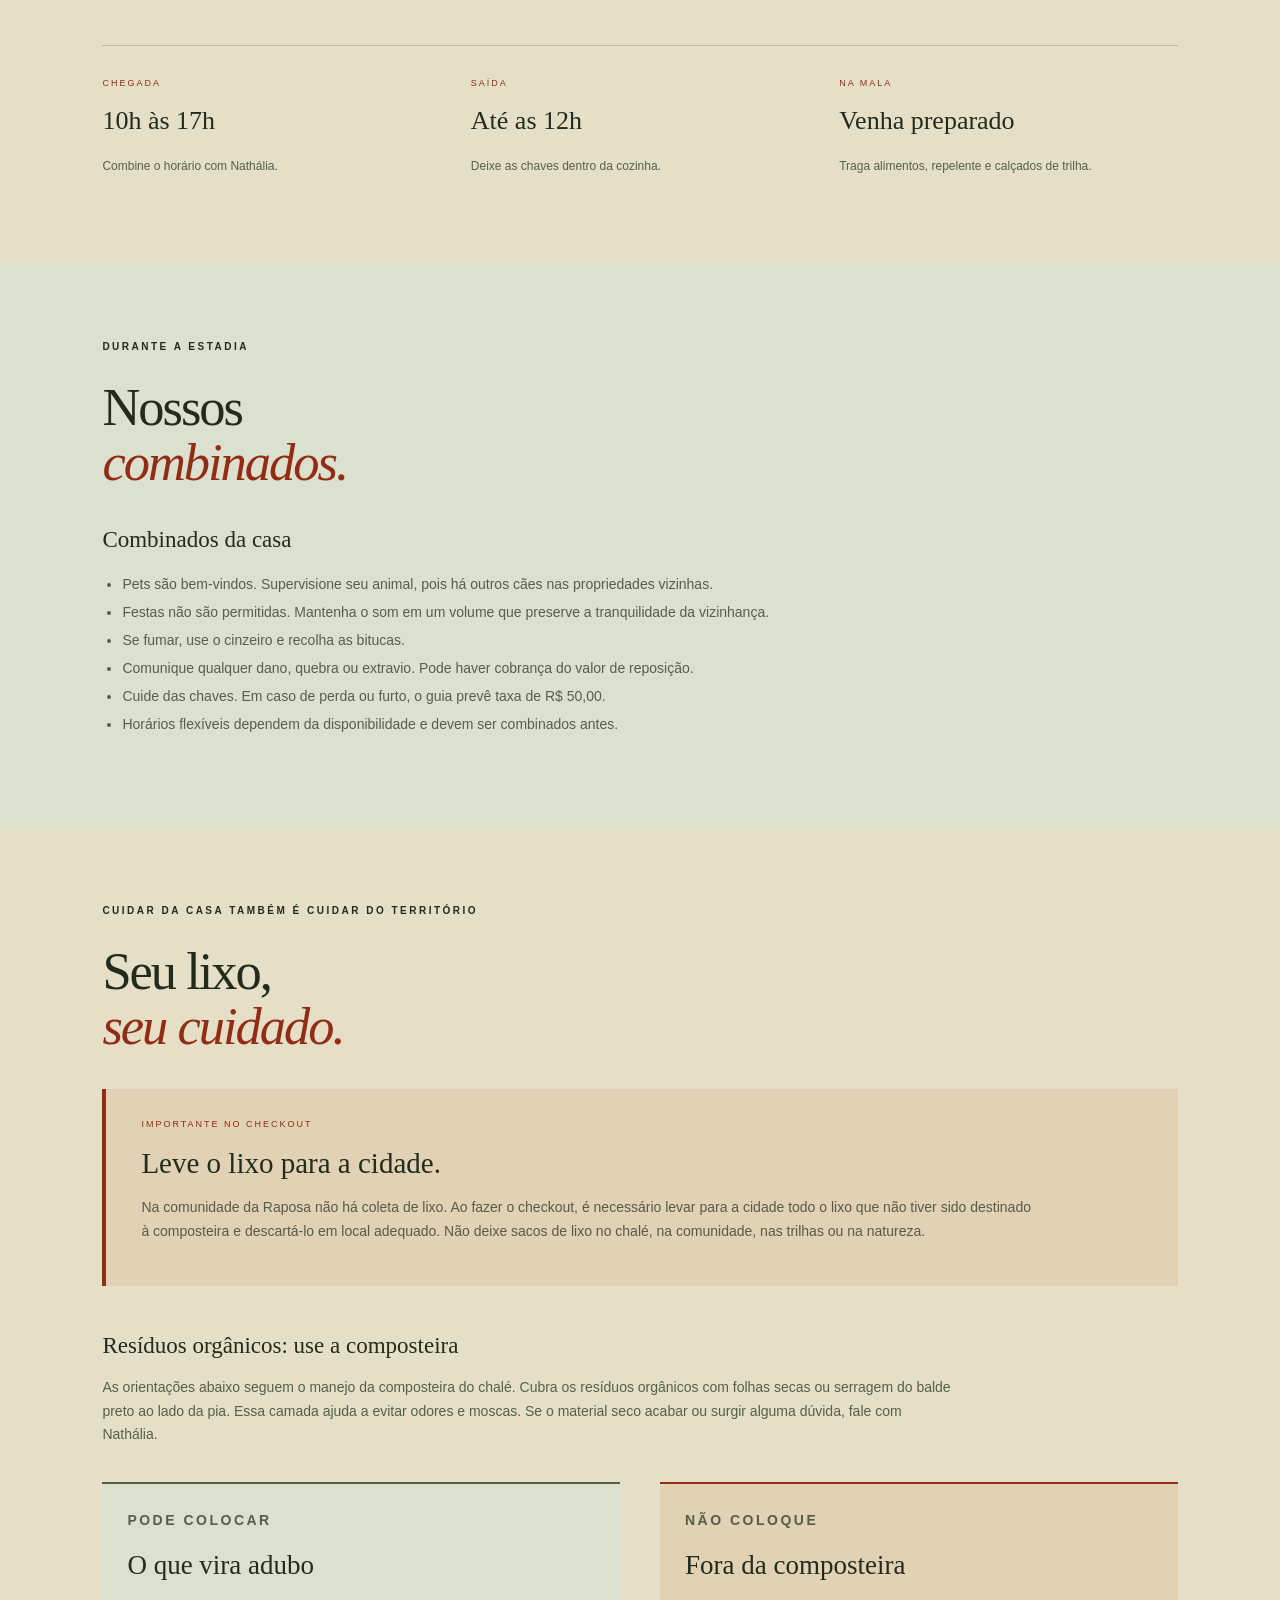
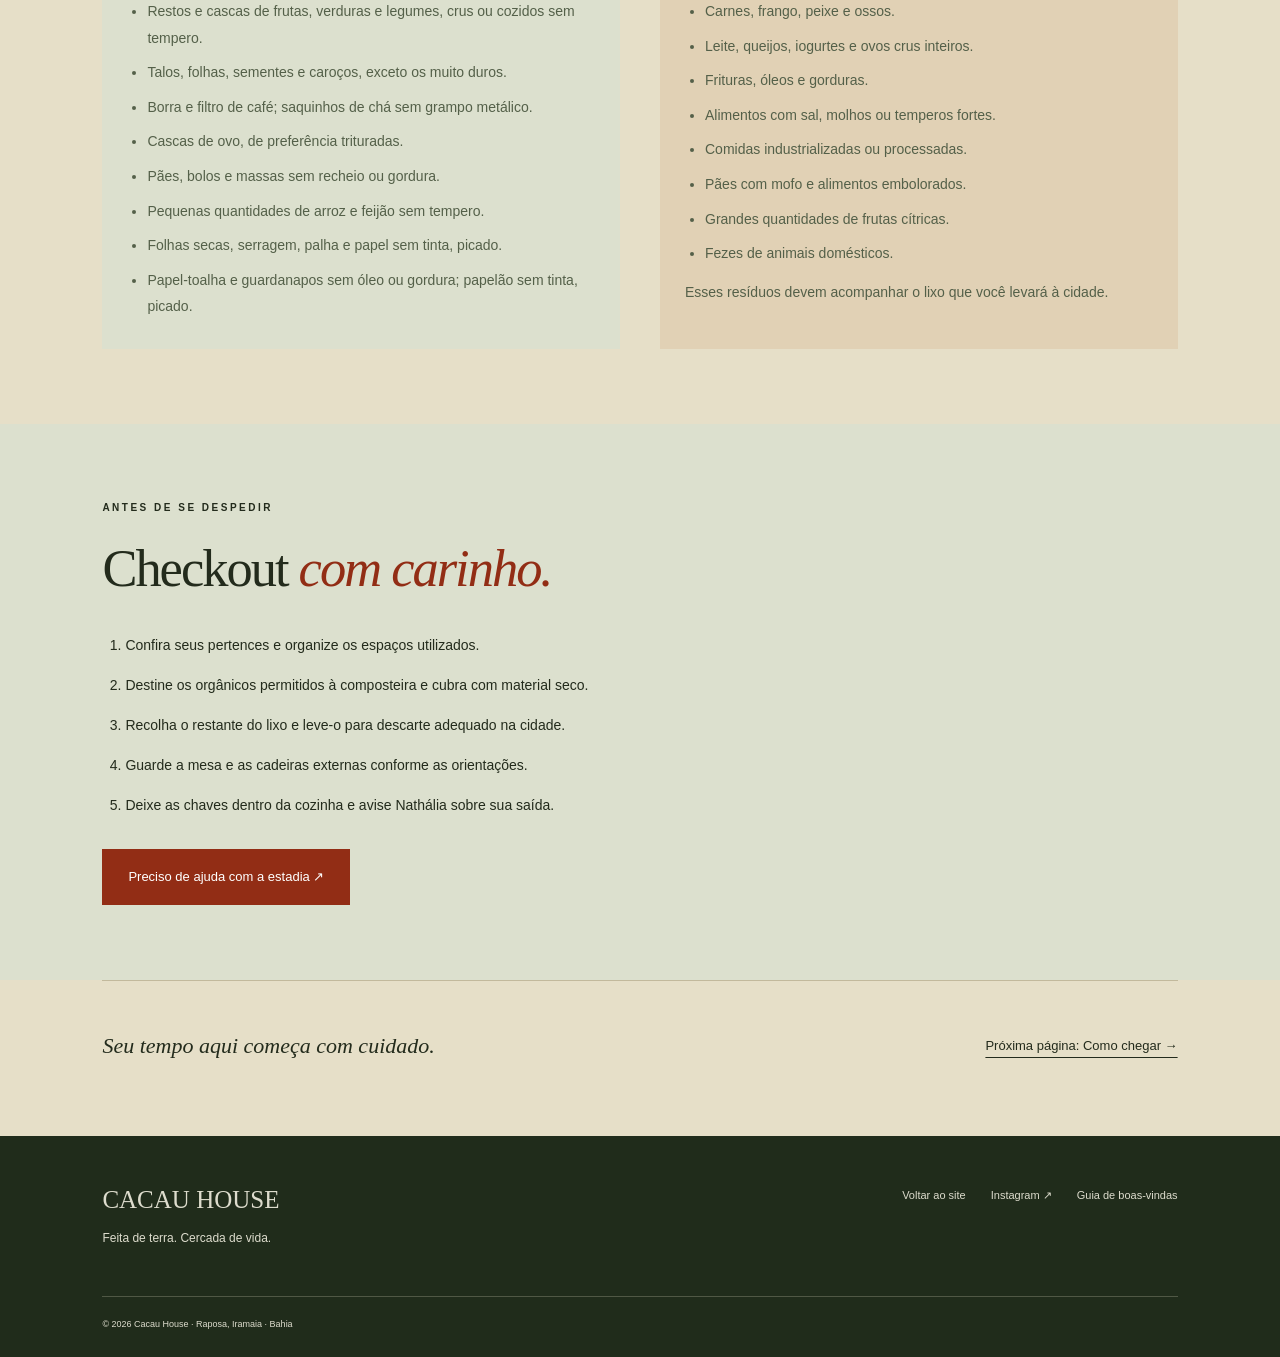
<file: guia.html>
<!doctype html><html lang="pt-BR"><head><meta charset="utf-8"><meta name="color-scheme" content="only light"><meta name="supported-color-schemes" content="light"><meta name="viewport" content="width=device-width,initial-scale=1"><meta name="theme-color" content="#e6dfc8"><meta name="description" content="Informações práticas para a sua chegada, cuidados durante a estadia e orientações para o checkout."><title>Boas-vindas · Guia Cacau House</title><link rel="icon" type="image/svg+xml" href="favicon.svg?v=2"><link rel="stylesheet" href="style.css?v=14"><link rel="stylesheet" href="mobile.css?v=1"><link rel="stylesheet" href="cores.css?v=1"><style id="welcome-photo-layout">.guide-hero.welcome-hero{align-items:center}.welcome-hero .welcome-photo{width:100%;max-width:440px;justify-self:end}.welcome-hero .welcome-photo img{display:block;width:100%;height:auto;aspect-ratio:3/4;object-fit:cover;border-radius:220px 220px 0 0}@media(max-width:850px){.welcome-hero .welcome-photo{max-width:440px;justify-self:center}.welcome-hero .welcome-photo img{height:auto;aspect-ratio:3/4}} </style><link rel="stylesheet" href="voltar-ao-topo.css?v=1"></head><body class="guide-page"><a class="skip" href="#conteudo">Pular para o conteúdo</a><header><a href="index.html" class="brand"><img src="logo.png" alt="Cacau House"><span>CACAU HOUSE<small>CHAPADA DIAMANTINA · BAHIA</small></span></a><button class="menu" aria-label="Abrir menu" aria-expanded="false">☰</button><nav aria-label="Principal"><a href="index.html">O chalé</a><a href="guia.html">Guia da estadia</a><a href="index.html#avaliacoes">Avaliações</a><a class="button small" href="https://wa.me/5511984110243" target="_blank" rel="noopener">Falar com Nathália ↗</a></nav></header><main id="conteudo"><div class="guide-tabs" aria-label="Páginas do guia"><nav aria-label="Guia de boas-vindas"><a href="guia.html" aria-current="page">Boas-vindas</a><a href="como-chegar.html">Como chegar</a><a href="torus-e-raposa.html">Torus e Raposa</a><a href="contatos.html">Guias e compras</a><a href="arredores.html">O que fazer</a></nav></div><section class="guide-hero with-photo welcome-hero"><div><a class="breadcrumb" href="index.html">Cacau House</a><span class="breadcrumb"> / Guia da estadia / Boas-vindas</span><p class="eyebrow">GUIA DE BOAS-VINDAS</p><h1>Guia da<br><em>sua estadia.</em></h1><p class="guide-lead">Informações práticas para a sua chegada, cuidados durante a estadia e orientações para o checkout.</p></div><div class="guide-hero-photo welcome-photo"><img src="boas-vindas-varanda.jpg" alt="Varanda da Cacau House à noite, com rede, iluminação acolhedora, lua e paisagem da Chapada" width="1200" height="1600" fetchpriority="high" decoding="async"></div></section><section class="guide-section"><div class="section-top"><div><p class="eyebrow">PRECISOU? FALE COM A GENTE</p><h2>Quem recebe<br><em>você por aqui.</em></h2></div><p>Os contatos da sua estadia,<br>sempre por perto.</p></div><div class="guide-grid"><article class="contact-card"><img class="card-photo portrait-photo" src="nathalia.jpg" alt="Nathália Costa, anfitriã da Cacau House" loading="lazy"><p class="eyebrow">SUA ANFITRIÃ</p><h3>Nathália Costa</h3><p>Geógrafa e irmã do Gabriel. Cuida do chalé com carinho e ajuda você a organizar sua chegada e suas vivências na região.</p><a class="text-link" href="https://wa.me/5511984110243" target="_blank" rel="noopener">WhatsApp ↗</a><span class="contact-number">+55 (11) 98411-0243</span></article><article class="contact-card"><img class="card-photo portrait-photo" src="gabriel-por-do-sol.png" alt="Gabriel Costa, idealizador da Cacau House" loading="lazy"><p class="eyebrow">IDEALIZADOR DA CACAU HOUSE</p><h3>Gabriel Costa</h3><p>Idealizador e proprietário da Cacau House. Seu jeito acolhedor e sua relação com a natureza estão nos detalhes do chalé.</p><a class="text-link" href="https://wa.me/5511996904596" target="_blank" rel="noopener">WhatsApp ↗</a><span class="contact-number">+55 (11) 99690-4596</span></article></div><div class="quick-facts"><div><span>CHEGADA</span><strong>10h às 17h</strong><p>Combine o horário com Nathália.</p></div><div><span>SAÍDA</span><strong>Até as 12h</strong><p>Deixe as chaves dentro da cozinha.</p></div><div><span>NA MALA</span><strong>Venha preparado</strong><p>Traga alimentos, repelente e calçados de trilha.</p></div></div></section>
<section class="guide-section tinted"><p class="eyebrow">DURANTE A ESTADIA</p><h2>Nossos<br><em>combinados.</em></h2><div class="house-rules"><h3>Combinados da casa</h3><ul><li>Pets são bem-vindos. Supervisione seu animal, pois há outros cães nas propriedades vizinhas.</li><li>Festas não são permitidas. Mantenha o som em um volume que preserve a tranquilidade da vizinhança.</li><li>Se fumar, use o cinzeiro e recolha as bitucas.</li><li>Comunique qualquer dano, quebra ou extravio. Pode haver cobrança do valor de reposição.</li><li>Cuide das chaves. Em caso de perda ou furto, o guia prevê taxa de R$ 50,00.</li><li>Horários flexíveis dependem da disponibilidade e devem ser combinados antes.</li></ul></div></section>
<section class="guide-section" id="residuos"><p class="eyebrow">CUIDAR DA CASA TAMBÉM É CUIDAR DO TERRITÓRIO</p><h2>Seu lixo,<br><em>seu cuidado.</em></h2><div class="important-note"><span>IMPORTANTE NO CHECKOUT</span><h3>Leve o lixo para a cidade.</h3><p>Na comunidade da Raposa não há coleta de lixo. Ao fazer o checkout, é necessário levar para a cidade todo o lixo que não tiver sido destinado à composteira e descartá-lo em local adequado. Não deixe sacos de lixo no chalé, na comunidade, nas trilhas ou na natureza.</p></div><div class="organic-intro"><h3>Resíduos orgânicos: use a composteira</h3><p>As orientações abaixo seguem o manejo da composteira do chalé. Cubra os resíduos orgânicos com folhas secas ou serragem do balde preto ao lado da pia. Essa camada ajuda a evitar odores e moscas. Se o material seco acabar ou surgir alguma dúvida, fale com Nathália.</p></div><div class="guide-grid"><article class="compost-card"><p class="eyebrow">PODE COLOCAR</p><h3>O que vira adubo</h3><ul><li>Restos e cascas de frutas, verduras e legumes, crus ou cozidos sem tempero.</li><li>Talos, folhas, sementes e caroços, exceto os muito duros.</li><li>Borra e filtro de café; saquinhos de chá sem grampo metálico.</li><li>Cascas de ovo, de preferência trituradas.</li><li>Pães, bolos e massas sem recheio ou gordura.</li><li>Pequenas quantidades de arroz e feijão sem tempero.</li><li>Folhas secas, serragem, palha e papel sem tinta, picado.</li><li>Papel-toalha e guardanapos sem óleo ou gordura; papelão sem tinta, picado.</li></ul></article><article class="compost-card no"><p class="eyebrow">NÃO COLOQUE</p><h3>Fora da composteira</h3><ul><li>Carnes, frango, peixe e ossos.</li><li>Leite, queijos, iogurtes e ovos crus inteiros.</li><li>Frituras, óleos e gorduras.</li><li>Alimentos com sal, molhos ou temperos fortes.</li><li>Comidas industrializadas ou processadas.</li><li>Pães com mofo e alimentos embolorados.</li><li>Grandes quantidades de frutas cítricas.</li><li>Fezes de animais domésticos.</li></ul><p>Esses resíduos devem acompanhar o lixo que você levará à cidade.</p></article></div></section>
<section class="guide-section tinted"><p class="eyebrow">ANTES DE SE DESPEDIR</p><h2>Checkout <em>com carinho.</em></h2><ol class="checkout-list"><li>Confira seus pertences e organize os espaços utilizados.</li><li>Destine os orgânicos permitidos à composteira e cubra com material seco.</li><li>Recolha o restante do lixo e leve-o para descarte adequado na cidade.</li><li>Guarde a mesa e as cadeiras externas conforme as orientações.</li><li>Deixe as chaves dentro da cozinha e avise Nathália sobre sua saída.</li></ol><a class="button" href="https://wa.me/5511984110243" target="_blank" rel="noopener">Preciso de ajuda com a estadia ↗</a></section><section class="guide-end"><p>Seu tempo aqui começa com cuidado.</p><a class="text-link" href="como-chegar.html">Próxima página: Como chegar →</a></section></main><footer><div><b>CACAU HOUSE</b><p>Feita de terra. Cercada de vida.</p></div><div><a href="index.html">Voltar ao site</a><a href="https://www.instagram.com/chalecacauhouse/" target="_blank" rel="noopener">Instagram ↗</a><a href="guia.html">Guia de boas-vindas</a></div><small>© 2026 Cacau House · Raposa, Iramaia · Bahia</small></footer><a class="floating whatsapp" href="https://wa.me/5511984110243" target="_blank" rel="noopener" aria-label="Falar com Nathália no WhatsApp">✆ <span>Fale com Nathália</span></a><script src="script.js?v=4"></script><script src="voltar-ao-topo.js?v=1" defer></script></body></html>
</file>
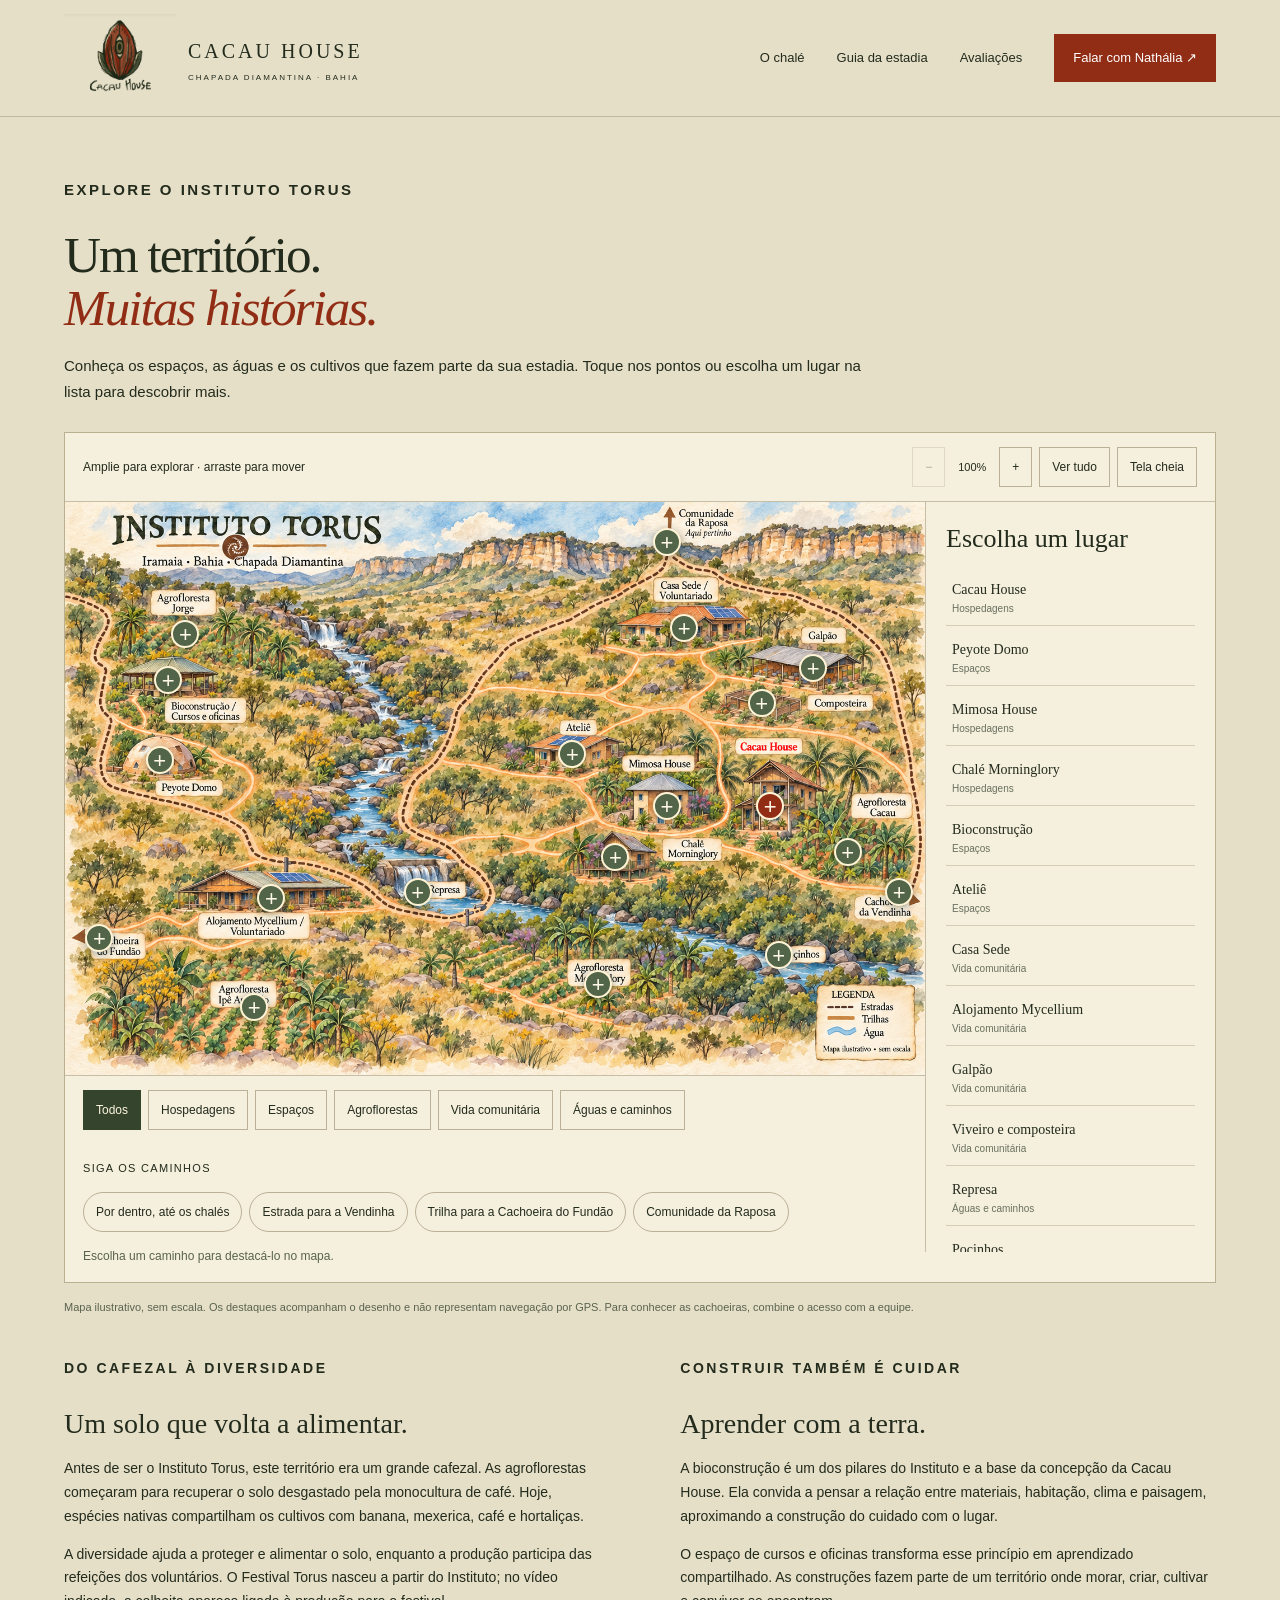
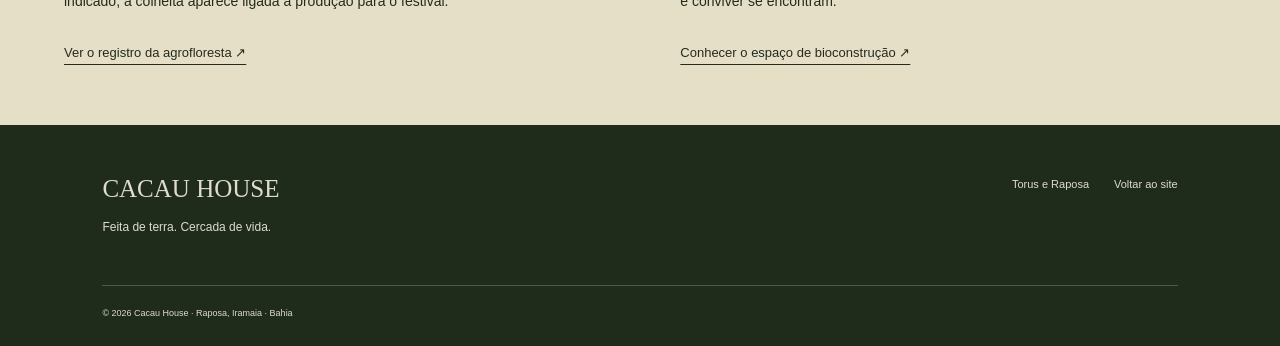
<file: mapa-torus.html>
<!doctype html><html lang="pt-BR"><head><meta charset="utf-8"><meta name="color-scheme" content="only light"><meta name="supported-color-schemes" content="light"><meta name="viewport" content="width=device-width,initial-scale=1"><meta name="theme-color" content="#e6dfc8"><meta name="description" content="Explore o mapa interativo do Instituto Torus: chalés, agroflorestas, bioconstrução e caminhos na Chapada Diamantina."><title>Explore o Instituto Torus · Cacau House</title><link rel="icon" type="image/svg+xml" href="favicon.svg?v=2"><link rel="stylesheet" href="style.css?v=14"><link rel="stylesheet" href="mapa-torus.css?v=5"><link rel="stylesheet" href="mobile.css?v=1"><link rel="stylesheet" href="cores.css?v=1"><link rel="stylesheet" href="voltar-ao-topo.css?v=1"></head><body><a class="skip" href="#mapa-torus">Pular para o mapa</a><header><a href="index.html" class="brand"><img src="logo.png" alt="Cacau House"><span>CACAU HOUSE<small>CHAPADA DIAMANTINA · BAHIA</small></span></a><button class="menu" aria-label="Abrir menu" aria-expanded="false">☰</button><nav aria-label="Principal"><a href="index.html">O chalé</a><a href="guia.html">Guia da estadia</a><a href="index.html#avaliacoes">Avaliações</a><a class="button small" href="https://wa.me/5511984110243" target="_blank" rel="noopener">Falar com Nathália ↗</a></nav></header><main><section class="torus-map-section" id="mapa-torus" aria-labelledby="map-title">
<div class="map-intro"><p class="eyebrow">EXPLORE O INSTITUTO TORUS</p><h2 id="map-title">Um território.<br><em>Muitas histórias.</em></h2><p>Conheça os espaços, as águas e os cultivos que fazem parte da sua estadia. Toque nos pontos ou escolha um lugar na lista para descobrir mais.</p></div>
<div class="map-shell" id="map-shell">
<div class="map-toolbar"><p>Amplie para explorar · arraste para mover</p><div class="map-controls" aria-label="Controles do mapa"><button id="zoom-out" aria-label="Diminuir zoom">−</button><span id="zoom-value">100%</span><button id="zoom-in" aria-label="Aumentar zoom">+</button><button id="zoom-reset">Ver tudo</button><button id="map-fullscreen">Tela cheia</button></div></div>
<div class="map-layout"><div class="map-main">
<div class="map-viewport" id="map-viewport" tabindex="0" role="region" aria-label="Mapa ilustrado interativo do Instituto Torus" aria-describedby="map-keyboard"><div class="map-world" id="map-world"><img class="map-art" src="mapa-natural.png" alt="Mapa aquarelado do Instituto Torus, em Iramaia, com a Chapada Diamantina ao fundo. Construções à esquerda e à direita do rio, Poçinhos na parte baixa e comunidade da Raposa acima. Ao apertar Destacar o caminho, o mapa mostra a trilha para a Cachoeira do Fundão, com início na Casa Sede." draggable="false" width="1536" height="1024">
<svg class="map-paths" viewBox="0 0 1536 1024" aria-hidden="true"><path data-route-line="vendinha" d="M1080 100 Q1130 142 1280 167 Q1450 195 1480 320 L1513 506 Q1544 640 1510 696 L1524 710"/><path data-route-line="chales" d="M1240 244 Q1125 262 1138 295 Q1150 326 1110 350 Q1160 396 1163 454 L1168 510 Q1197 556 1166 575 Q1120 605 1020 581 L1000 610"/><path data-route-line="fundao" d="M1105 245 L1080 275 Q1030 287 995 286 Q945 286 920 315 Q850 340 740 330 L700 385 Q690 445 650 485 Q615 520 605 560 Q585 590 620 605 L675 625 Q725 680 750 710 Q770 740 728 744 Q690 760 625 746 L550 731 Q475 747 420 746 L300 742 Q275 749 240 760 Q200 777 168 765 Q95 782 22 800"/><path data-route-line="raposa" d="M1055 141 Q1080 115 1080 70 L1080 14"/></svg>
<div class="map-markers" id="map-markers"></div></div></div>
<p class="sr-only" id="map-keyboard">Use os botões de zoom e as setas do teclado para mover o mapa ampliado. Todos os lugares também estão disponíveis na lista.</p>
<div class="map-filter" aria-label="Filtrar lugares"><button data-category="Todos" aria-pressed="true">Todos</button><button data-category="Hospedagens" aria-pressed="false">Hospedagens</button><button data-category="Espaços" aria-pressed="false">Espaços</button><button data-category="Agroflorestas" aria-pressed="false">Agroflorestas</button><button data-category="Vida comunitária" aria-pressed="false">Vida comunitária</button><button data-category="Águas e caminhos" aria-pressed="false">Águas e caminhos</button></div>
<div id="place-detail" class="place-detail" aria-label="Detalhes do lugar selecionado" hidden></div>
<p class="map-route-head">Siga os caminhos</p><div class="map-routes" aria-label="Destacar caminhos"><button data-route="chales" aria-pressed="false">Por dentro, até os chalés</button><button data-route="vendinha" aria-pressed="false">Estrada para a Vendinha</button><button data-route="fundao" aria-pressed="false">Trilha para a Cachoeira do Fundão</button><button data-route="raposa" aria-pressed="false">Comunidade da Raposa</button></div><p id="route-caption" class="map-route-caption">Escolha um caminho para destacá-lo no mapa.</p>
</div><aside class="map-sidebar"><h3>Escolha um lugar</h3><div id="place-list" class="place-list"></div></aside></div></div>
<p id="map-status" role="status" aria-live="polite" class="sr-only"></p><p class="map-note">Mapa ilustrativo, sem escala. Os destaques acompanham o desenho e não representam navegação por GPS. Para conhecer as cachoeiras, combine o acesso com a equipe.</p>
<div class="map-story"><article><p class="eyebrow">DO CAFEZAL À DIVERSIDADE</p><h3>Um solo que volta a alimentar.</h3><p>Antes de ser o Instituto Torus, este território era um grande cafezal. As agroflorestas começaram para recuperar o solo desgastado pela monocultura de café. Hoje, espécies nativas compartilham os cultivos com banana, mexerica, café e hortaliças.</p><p>A diversidade ajuda a proteger e alimentar o solo, enquanto a produção participa das refeições dos voluntários. O Festival Torus nasceu a partir do Instituto; no vídeo indicado, a colheita aparece ligada à produção para o festival.</p><a class="text-link" href="https://www.instagram.com/p/DLTGYwcvJPL/" target="_blank" rel="noopener">Ver o registro da agrofloresta ↗</a></article><article><p class="eyebrow">CONSTRUIR TAMBÉM É CUIDAR</p><h3>Aprender com a terra.</h3><p>A bioconstrução é um dos pilares do Instituto e a base da concepção da Cacau House. Ela convida a pensar a relação entre materiais, habitação, clima e paisagem, aproximando a construção do cuidado com o lugar.</p><p>O espaço de cursos e oficinas transforma esse princípio em aprendizado compartilhado. As construções fazem parte de um território onde morar, criar, cultivar e conviver se encontram.</p><a class="text-link" href="https://www.instagram.com/p/CUVhKu3PDE5/" target="_blank" rel="noopener">Conhecer o espaço de bioconstrução ↗</a></article></div>
</section></main><footer><div><b>CACAU HOUSE</b><p>Feita de terra. Cercada de vida.</p></div><div><a href="torus-e-raposa.html">Torus e Raposa</a><a href="index.html">Voltar ao site</a></div><small>© 2026 Cacau House · Raposa, Iramaia · Bahia</small></footer><script src="script.js?v=4"></script><script src="mapa-torus.js?v=fotos-torus-20261117"></script><script src="voltar-ao-topo.js?v=1" defer></script></body></html>
</file>
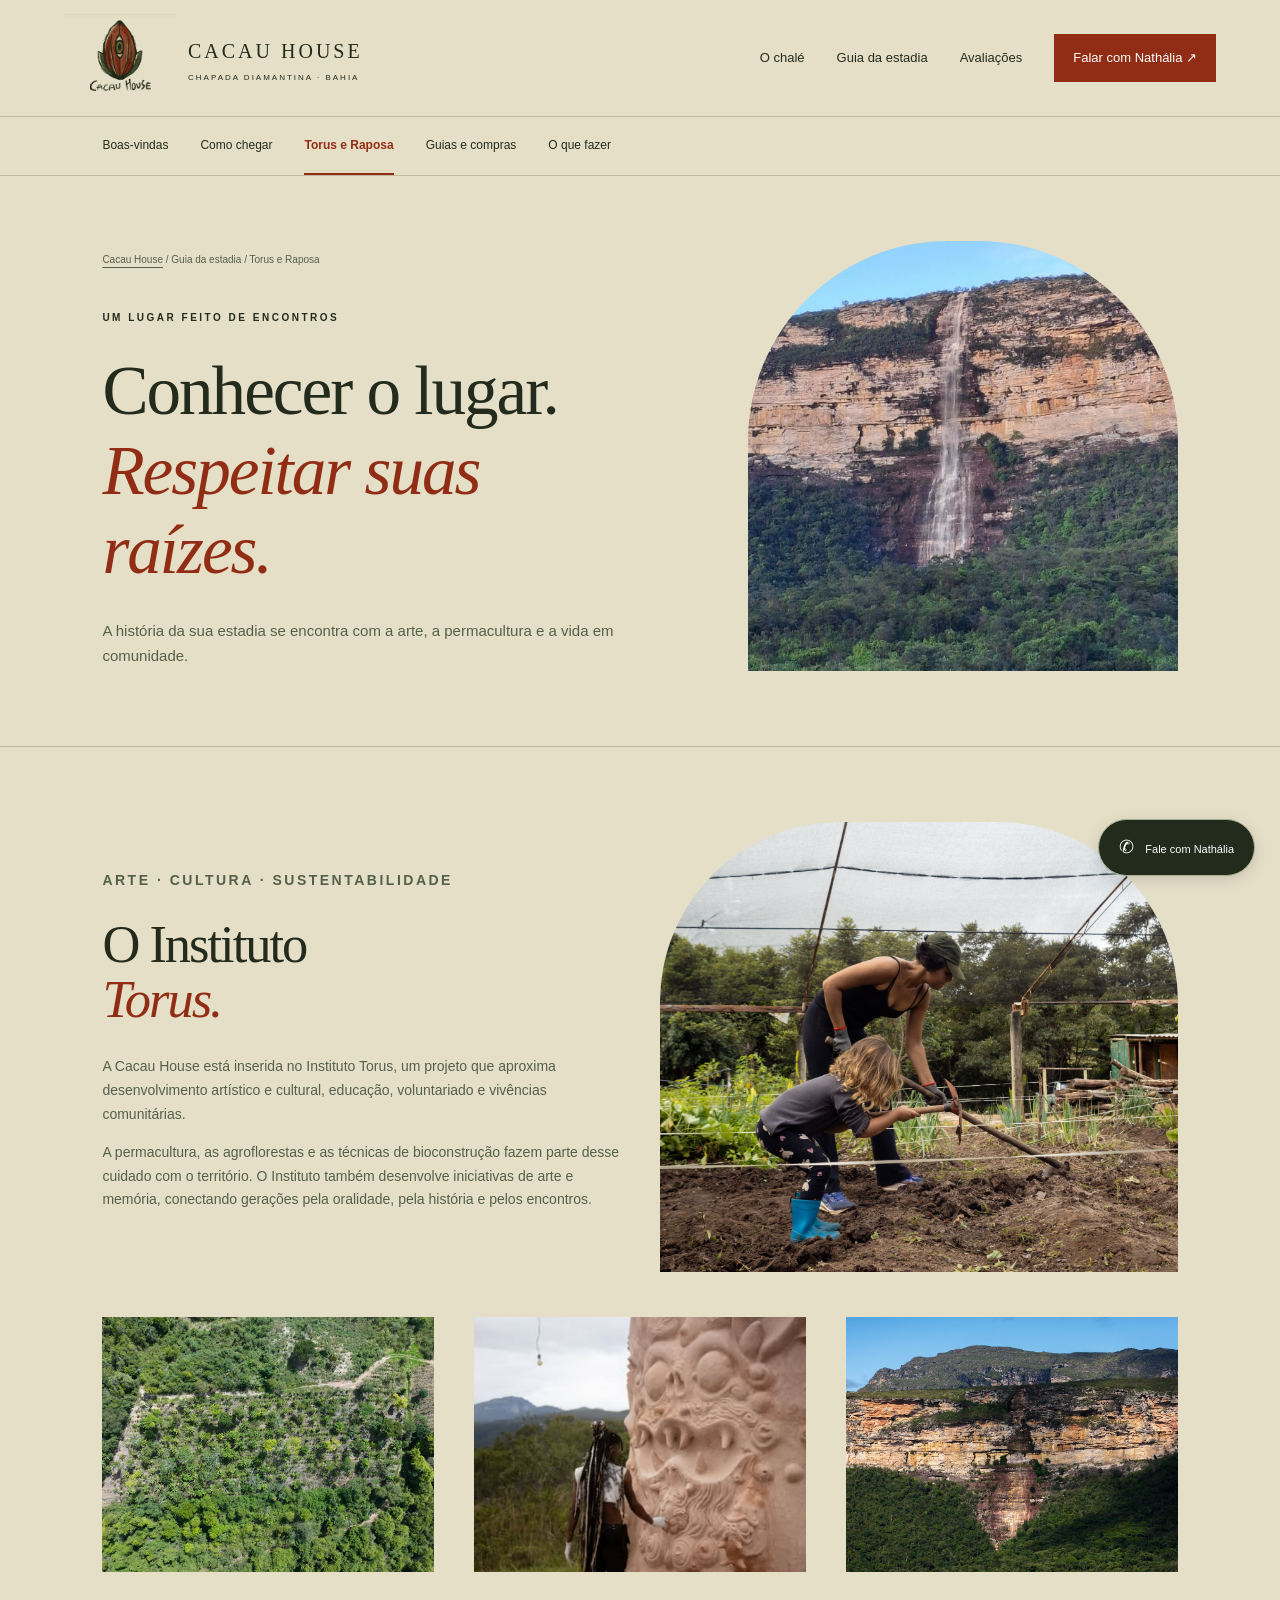
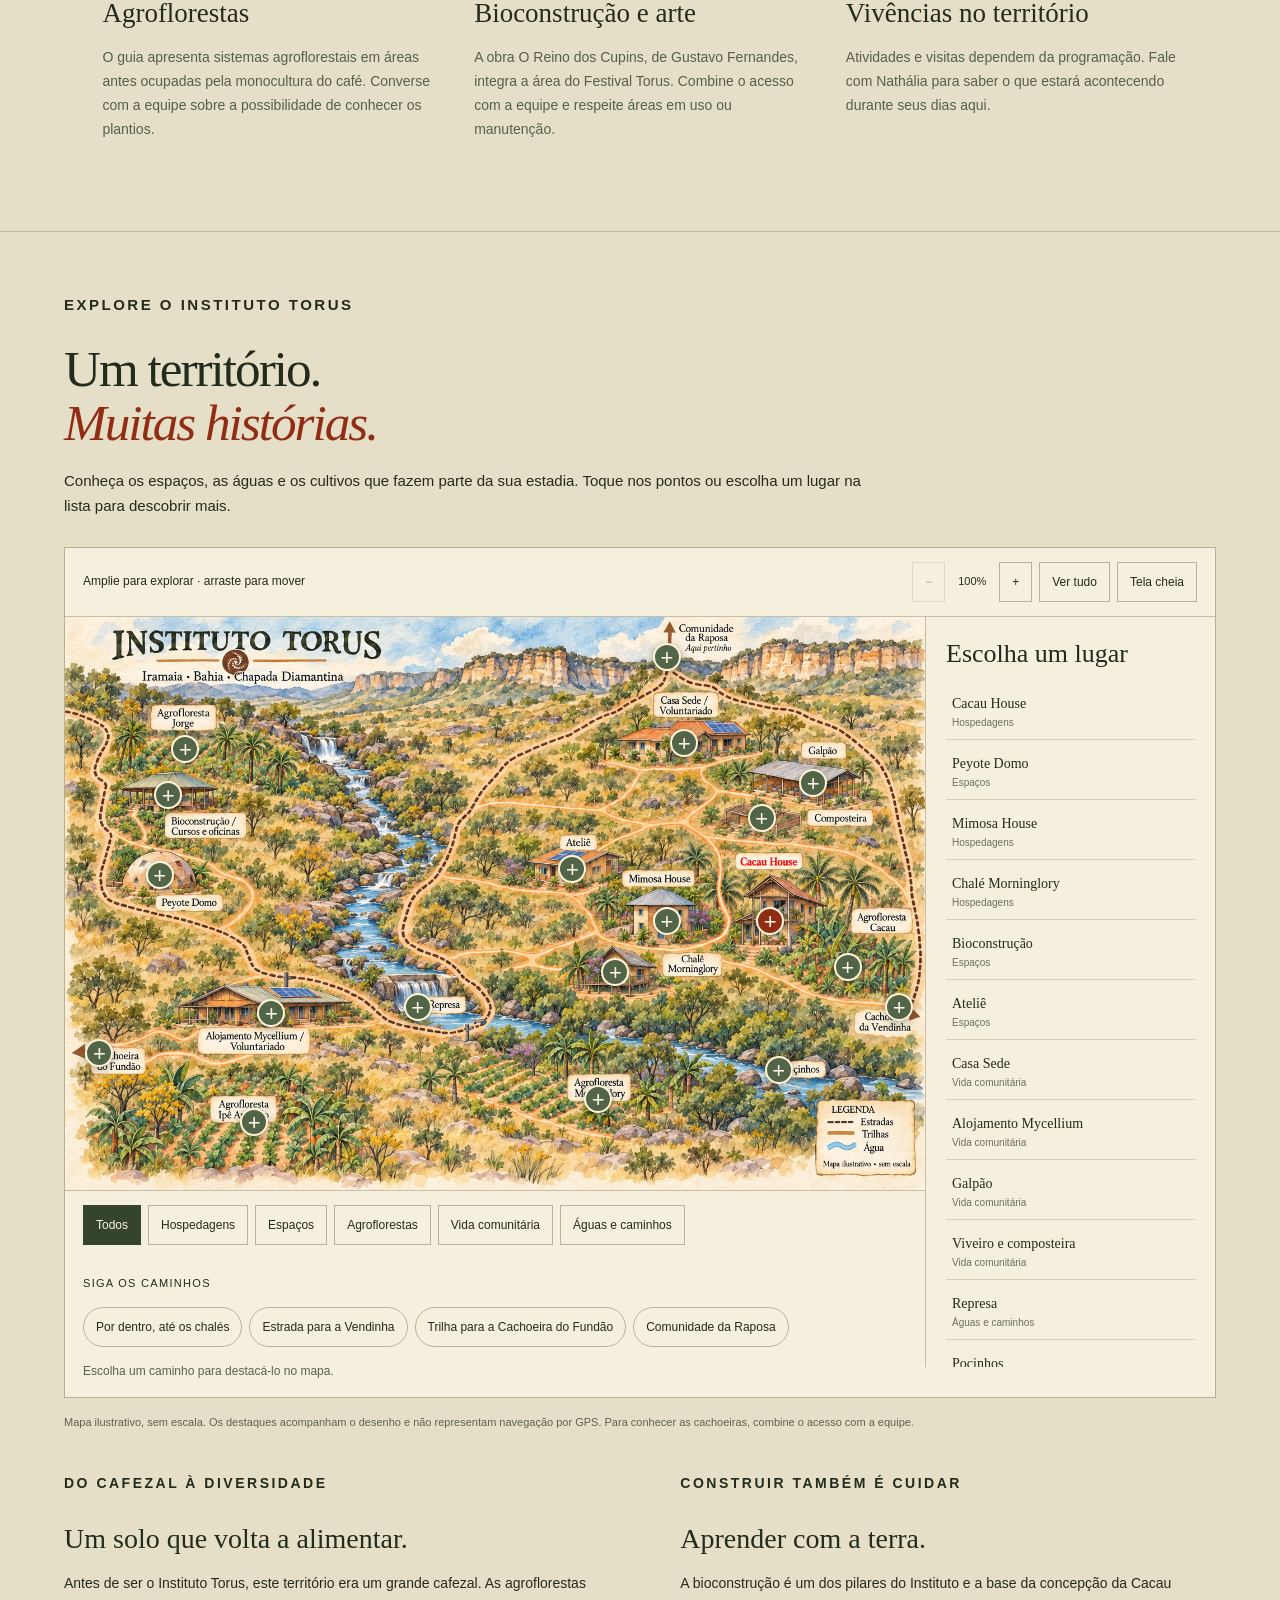
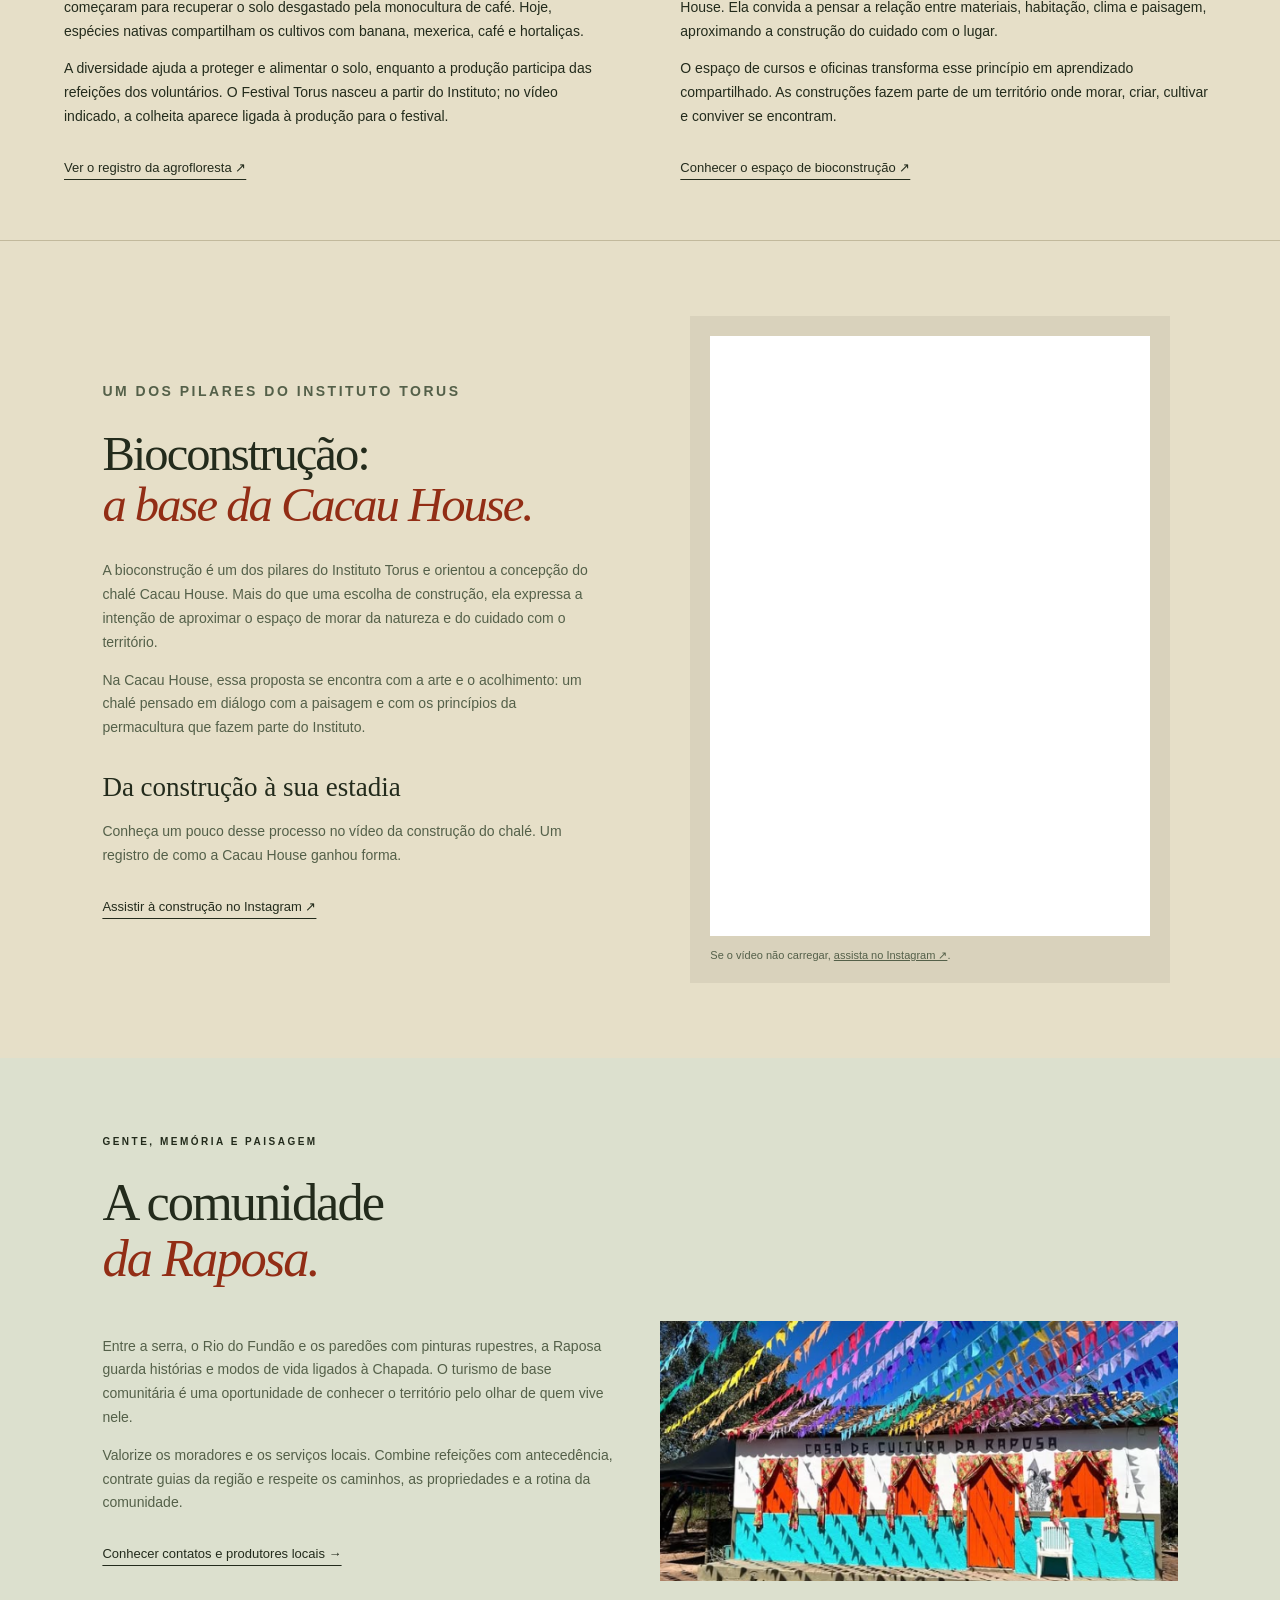
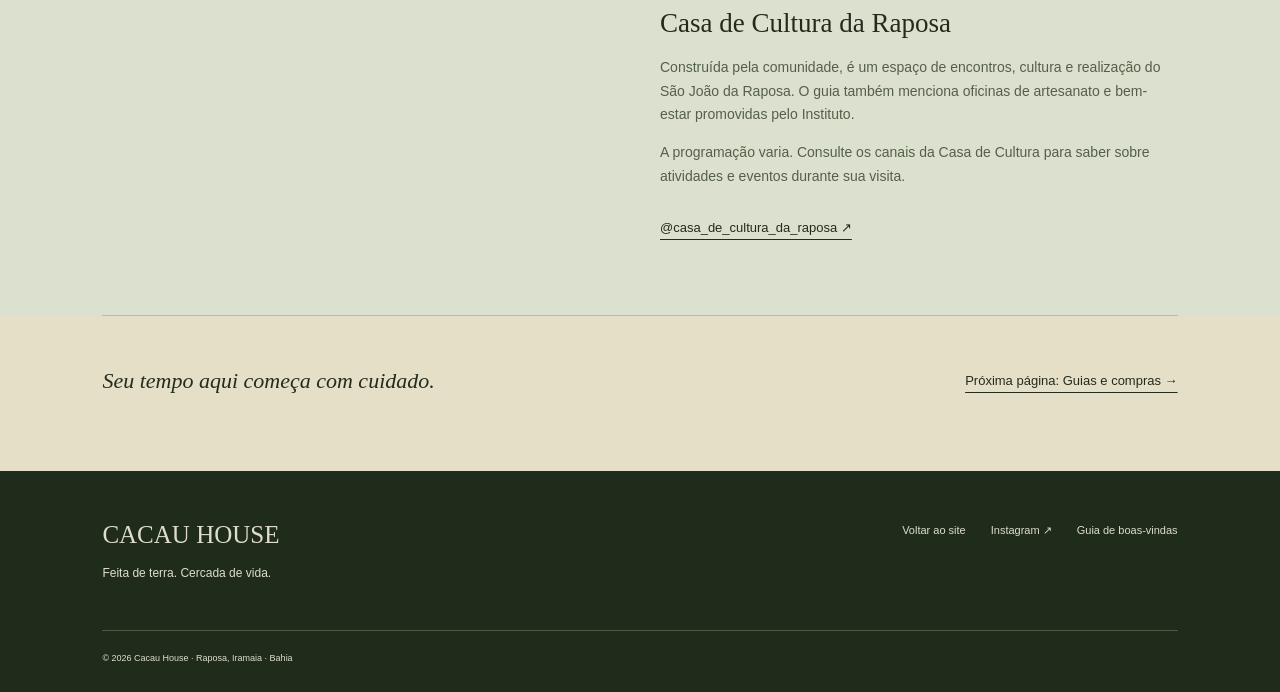
<file: torus-e-raposa.html>
<!doctype html><html lang="pt-BR"><head><meta charset="utf-8"><meta name="color-scheme" content="only light"><meta name="supported-color-schemes" content="light"><meta name="viewport" content="width=device-width,initial-scale=1"><meta name="theme-color" content="#e6dfc8"><meta name="description" content="A história da sua estadia se encontra com a arte, a permacultura e a vida em comunidade."><title>Torus e Raposa · Guia Cacau House</title><link rel="icon" type="image/svg+xml" href="favicon.svg?v=2"><link rel="stylesheet" href="style.css?v=14"><link rel="stylesheet" href="mapa-torus.css?v=5"><link rel="stylesheet" href="mobile.css?v=1"><link rel="stylesheet" href="cores.css?v=1"><link rel="stylesheet" href="voltar-ao-topo.css?v=1"></head><body class="guide-page"><a class="skip" href="#conteudo">Pular para o conteúdo</a><header><a href="index.html" class="brand"><img src="logo.png" alt="Cacau House"><span>CACAU HOUSE<small>CHAPADA DIAMANTINA · BAHIA</small></span></a><button class="menu" aria-label="Abrir menu" aria-expanded="false">☰</button><nav aria-label="Principal"><a href="index.html">O chalé</a><a href="guia.html">Guia da estadia</a><a href="index.html#avaliacoes">Avaliações</a><a class="button small" href="https://wa.me/5511984110243" target="_blank" rel="noopener">Falar com Nathália ↗</a></nav></header><main id="conteudo"><div class="guide-tabs" aria-label="Páginas do guia"><nav aria-label="Guia de boas-vindas"><a href="guia.html">Boas-vindas</a><a href="como-chegar.html">Como chegar</a><a href="torus-e-raposa.html" aria-current="page">Torus e Raposa</a><a href="contatos.html">Guias e compras</a><a href="arredores.html">O que fazer</a></nav></div><section class="guide-hero with-photo"><div><a class="breadcrumb" href="index.html">Cacau House</a><span class="breadcrumb"> / Guia da estadia / Torus e Raposa</span><p class="eyebrow">UM LUGAR FEITO DE ENCONTROS</p><h1>Conhecer o lugar.<br><em>Respeitar suas raízes.</em></h1><p class="guide-lead">A história da sua estadia se encontra com a arte, a permacultura e a vida em comunidade.</p></div><div class="guide-hero-photo"><img src="landscape.jpg" alt="Paisagem e acolhimento na Cacau House"></div></section><section class="guide-section"><div class="guide-grid"><div><p class="eyebrow">ARTE · CULTURA · SUSTENTABILIDADE</p><h2>O Instituto<br><em>Torus.</em></h2><p>A Cacau House está inserida no Instituto Torus, um projeto que aproxima desenvolvimento artístico e cultural, educação, voluntariado e vivências comunitárias.</p><p>A permacultura, as agroflorestas e as técnicas de bioconstrução fazem parte desse cuidado com o território. O Instituto também desenvolve iniciativas de arte e memória, conectando gerações pela oralidade, pela história e pelos encontros.</p></div><img class="guide-inline-photo" src="torus-vivencia-original.jpg" alt="Vivência de plantio no Instituto Torus" loading="lazy"></div><div class="guide-grid three"><article><img class="card-photo" src="agrofloresta.png" alt="Vista aérea de sistema agroflorestal do Instituto Torus" loading="lazy"><h3>Agroflorestas</h3><p>O guia apresenta sistemas agroflorestais em áreas antes ocupadas pela monocultura do café. Converse com a equipe sobre a possibilidade de conhecer os plantios.</p></article><article><img class="card-photo" src="reino-dos-cupins.png" alt="Bioconstrução O Reino dos Cupins, apresentada no guia" loading="lazy"><h3>Bioconstrução e arte</h3><p>A obra O Reino dos Cupins, de Gustavo Fernandes, integra a área do Festival Torus. Combine o acesso com a equipe e respeite áreas em uso ou manutenção.</p></article><article><img class="card-photo" src="torus-paisagem.png" alt="Paisagem do território do Instituto Torus" loading="lazy"><h3>Vivências no território</h3><p>Atividades e visitas dependem da programação. Fale com Nathália para saber o que estará acontecendo durante seus dias aqui.</p></article></div></section><section class="torus-map-section" id="mapa-torus" aria-labelledby="map-title">
<div class="map-intro"><p class="eyebrow">EXPLORE O INSTITUTO TORUS</p><h2 id="map-title">Um território.<br><em>Muitas histórias.</em></h2><p>Conheça os espaços, as águas e os cultivos que fazem parte da sua estadia. Toque nos pontos ou escolha um lugar na lista para descobrir mais.</p></div>
<div class="map-shell" id="map-shell">
<div class="map-toolbar"><p>Amplie para explorar · arraste para mover</p><div class="map-controls" aria-label="Controles do mapa"><button id="zoom-out" aria-label="Diminuir zoom">−</button><span id="zoom-value">100%</span><button id="zoom-in" aria-label="Aumentar zoom">+</button><button id="zoom-reset">Ver tudo</button><button id="map-fullscreen">Tela cheia</button></div></div>
<div class="map-layout"><div class="map-main">
<div class="map-viewport" id="map-viewport" tabindex="0" role="region" aria-label="Mapa ilustrado interativo do Instituto Torus" aria-describedby="map-keyboard"><div class="map-world" id="map-world"><img class="map-art" src="mapa-natural.png" alt="Mapa aquarelado do Instituto Torus, em Iramaia, com a Chapada Diamantina ao fundo. Construções à esquerda e à direita do rio, Poçinhos na parte baixa e comunidade da Raposa acima. Ao apertar Destacar o caminho, o mapa mostra a trilha para a Cachoeira do Fundão, com início na Casa Sede." draggable="false" width="1536" height="1024">
<svg class="map-paths" viewBox="0 0 1536 1024" aria-hidden="true"><path data-route-line="vendinha" d="M1080 100 Q1130 142 1280 167 Q1450 195 1480 320 L1513 506 Q1544 640 1510 696 L1524 710"/><path data-route-line="chales" d="M1240 244 Q1125 262 1138 295 Q1150 326 1110 350 Q1160 396 1163 454 L1168 510 Q1197 556 1166 575 Q1120 605 1020 581 L1000 610"/><path data-route-line="fundao" d="M1105 245 L1080 275 Q1030 287 995 286 Q945 286 920 315 Q850 340 740 330 L700 385 Q690 445 650 485 Q615 520 605 560 Q585 590 620 605 L675 625 Q725 680 750 710 Q770 740 728 744 Q690 760 625 746 L550 731 Q475 747 420 746 L300 742 Q275 749 240 760 Q200 777 168 765 Q95 782 22 800"/><path data-route-line="raposa" d="M1055 141 Q1080 115 1080 70 L1080 14"/></svg>
<div class="map-markers" id="map-markers"></div></div></div>
<p class="sr-only" id="map-keyboard">Use os botões de zoom e as setas do teclado para mover o mapa ampliado. Todos os lugares também estão disponíveis na lista.</p>
<div class="map-filter" aria-label="Filtrar lugares"><button data-category="Todos" aria-pressed="true">Todos</button><button data-category="Hospedagens" aria-pressed="false">Hospedagens</button><button data-category="Espaços" aria-pressed="false">Espaços</button><button data-category="Agroflorestas" aria-pressed="false">Agroflorestas</button><button data-category="Vida comunitária" aria-pressed="false">Vida comunitária</button><button data-category="Águas e caminhos" aria-pressed="false">Águas e caminhos</button></div>
<div id="place-detail" class="place-detail" aria-label="Detalhes do lugar selecionado" hidden></div>
<p class="map-route-head">Siga os caminhos</p><div class="map-routes" aria-label="Destacar caminhos"><button data-route="chales" aria-pressed="false">Por dentro, até os chalés</button><button data-route="vendinha" aria-pressed="false">Estrada para a Vendinha</button><button data-route="fundao" aria-pressed="false">Trilha para a Cachoeira do Fundão</button><button data-route="raposa" aria-pressed="false">Comunidade da Raposa</button></div><p id="route-caption" class="map-route-caption">Escolha um caminho para destacá-lo no mapa.</p>
</div><aside class="map-sidebar"><h3>Escolha um lugar</h3><div id="place-list" class="place-list"></div></aside></div></div>
<p id="map-status" role="status" aria-live="polite" class="sr-only"></p><p class="map-note">Mapa ilustrativo, sem escala. Os destaques acompanham o desenho e não representam navegação por GPS. Para conhecer as cachoeiras, combine o acesso com a equipe.</p>
<div class="map-story"><article><p class="eyebrow">DO CAFEZAL À DIVERSIDADE</p><h3>Um solo que volta a alimentar.</h3><p>Antes de ser o Instituto Torus, este território era um grande cafezal. As agroflorestas começaram para recuperar o solo desgastado pela monocultura de café. Hoje, espécies nativas compartilham os cultivos com banana, mexerica, café e hortaliças.</p><p>A diversidade ajuda a proteger e alimentar o solo, enquanto a produção participa das refeições dos voluntários. O Festival Torus nasceu a partir do Instituto; no vídeo indicado, a colheita aparece ligada à produção para o festival.</p><a class="text-link" href="https://www.instagram.com/p/DLTGYwcvJPL/" target="_blank" rel="noopener">Ver o registro da agrofloresta ↗</a></article><article><p class="eyebrow">CONSTRUIR TAMBÉM É CUIDAR</p><h3>Aprender com a terra.</h3><p>A bioconstrução é um dos pilares do Instituto e a base da concepção da Cacau House. Ela convida a pensar a relação entre materiais, habitação, clima e paisagem, aproximando a construção do cuidado com o lugar.</p><p>O espaço de cursos e oficinas transforma esse princípio em aprendizado compartilhado. As construções fazem parte de um território onde morar, criar, cultivar e conviver se encontram.</p><a class="text-link" href="https://www.instagram.com/p/CUVhKu3PDE5/" target="_blank" rel="noopener">Conhecer o espaço de bioconstrução ↗</a></article></div>
</section><section class="guide-section bioconstruction" id="bioconstrucao"><div class="guide-grid"><div><p class="eyebrow">UM DOS PILARES DO INSTITUTO TORUS</p><h2>Bioconstrução:<br><em>a base da Cacau House.</em></h2><p>A bioconstrução é um dos pilares do Instituto Torus e orientou a concepção do chalé Cacau House. Mais do que uma escolha de construção, ela expressa a intenção de aproximar o espaço de morar da natureza e do cuidado com o território.</p><p>Na Cacau House, essa proposta se encontra com a arte e o acolhimento: um chalé pensado em diálogo com a paisagem e com os princípios da permacultura que fazem parte do Instituto.</p><h3>Da construção à sua estadia</h3><p>Conheça um pouco desse processo no vídeo da construção do chalé. Um registro de como a Cacau House ganhou forma.</p><a class="text-link" href="https://www.instagram.com/p/C4dZjV7uHh0/" target="_blank" rel="noopener">Assistir à construção no Instagram ↗</a></div><div class="video-frame"><iframe title="Vídeo da construção do chalé Cacau House" src="https://www.instagram.com/p/C4dZjV7uHh0/embed/" loading="lazy" allow="autoplay; encrypted-media; fullscreen; picture-in-picture" allowfullscreen></iframe><p>Se o vídeo não carregar, <a href="https://www.instagram.com/p/C4dZjV7uHh0/" target="_blank" rel="noopener">assista no Instagram ↗</a>.</p></div></div></section><section class="guide-section tinted"><p class="eyebrow">GENTE, MEMÓRIA E PAISAGEM</p><h2>A comunidade<br><em>da Raposa.</em></h2><div class="guide-grid"><div><p>Entre a serra, o Rio do Fundão e os paredões com pinturas rupestres, a Raposa guarda histórias e modos de vida ligados à Chapada. O turismo de base comunitária é uma oportunidade de conhecer o território pelo olhar de quem vive nele.</p><p>Valorize os moradores e os serviços locais. Combine refeições com antecedência, contrate guias da região e respeite os caminhos, as propriedades e a rotina da comunidade.</p><a class="text-link" href="contatos.html">Conhecer contatos e produtores locais →</a></div><div><img class="community-photo" src="casa-de-cultura.png" alt="Casa de Cultura da Raposa em época de São João" loading="lazy"><h3>Casa de Cultura da Raposa</h3><p>Construída pela comunidade, é um espaço de encontros, cultura e realização do São João da Raposa. O guia também menciona oficinas de artesanato e bem-estar promovidas pelo Instituto.</p><p>A programação varia. Consulte os canais da Casa de Cultura para saber sobre atividades e eventos durante sua visita.</p><a class="text-link" href="https://www.instagram.com/casa_de_cultura_da_raposa/" target="_blank" rel="noopener">@casa_de_cultura_da_raposa ↗</a></div></div></section><section class="guide-end"><p>Seu tempo aqui começa com cuidado.</p><a class="text-link" href="contatos.html">Próxima página: Guias e compras →</a></section></main><footer><div><b>CACAU HOUSE</b><p>Feita de terra. Cercada de vida.</p></div><div><a href="index.html">Voltar ao site</a><a href="https://www.instagram.com/chalecacauhouse/" target="_blank" rel="noopener">Instagram ↗</a><a href="guia.html">Guia de boas-vindas</a></div><small>© 2026 Cacau House · Raposa, Iramaia · Bahia</small></footer><a class="floating whatsapp" href="https://wa.me/5511984110243" target="_blank" rel="noopener" aria-label="Falar com Nathália no WhatsApp">✆ <span>Fale com Nathália</span></a><script src="script.js?v=4"></script><script src="mapa-torus.js?v=fotos-torus-20261117"></script><script src="voltar-ao-topo.js?v=1" defer></script></body></html>
</file>
<file: style.css>
:root{--cream:#e6dfc8;--ink:#232b1c;--rust:#922d15;--olive:#575f4b;--line:#c2b99c;--terracotta:#a25237;--leaf:#575f4b;--gold:#777052;--font-body:Arial,Helvetica,sans-serif;--font-display:Georgia,'Times New Roman',serif}*{box-sizing:border-box}html{scroll-behavior:smooth;scroll-padding-top:100px}body{margin:0;background:var(--cream);color:var(--ink);font-family:var(--font-body);font-size:16px;line-height:1.7}a{color:inherit}button,a{-webkit-tap-highlight-color:transparent}a:focus-visible,button:focus-visible,summary:focus-visible{outline:3px solid #c28b42;outline-offset:5px}.skip{position:fixed;top:-100px;z-index:100;background:white;padding:12px}.skip:focus{top:0}header{height:100px;display:flex;align-items:center;justify-content:space-between;padding:12px 5%;background:var(--cream);position:relative;z-index:10}.brand{text-decoration:none;display:flex;align-items:center;gap:12px}.brand img{width:66px;height:72px;object-fit:contain;mix-blend-mode:multiply}.brand span{font-family:var(--font-display);letter-spacing:3px;font-size:20px}.brand small{display:block;font:8px Arial;letter-spacing:2px;margin-top:5px}nav{display:flex;align-items:center;gap:32px}nav a{text-decoration:none;font-size:13px}.button{display:inline-flex;align-items:center;justify-content:center;gap:25px;background:var(--rust);color:white;text-decoration:none;border:1px solid transparent;padding:16px 25px;font-size:13px;transition:background .2s,transform .2s}.button:hover{transform:translateY(-2px);background:#7e3121}.small{padding:12px 18px}.cream{background:var(--cream);color:var(--ink)}.cream:hover{background:white}.menu{display:none}.hero{position:relative;min-height:690px;height:calc(100svh - 100px);max-height:1000px;color:var(--cream);display:flex;align-items:center;background:var(--ink)}.hero-photo{position:absolute;width:100%;height:100%;object-fit:cover}.hero:after{content:'';position:absolute;inset:0;background:linear-gradient(90deg,rgba(17,26,16,.8),rgba(17,26,16,.25) 65%),linear-gradient(0deg,rgba(17,26,16,.5),transparent 30%)}.hero-content{position:relative;z-index:1;margin:0 8%;padding-bottom:35px}.eyebrow{font-size:10px;letter-spacing:2.5px;font-weight:600;margin:0 0 25px}h1,h2{font-family:var(--font-display);font-weight:400;line-height:1.05;letter-spacing:-2px;margin:0 0 28px}h1{font-size:clamp(64px,7.5vw,116px)}h2{font-size:clamp(40px,4.1vw,65px)}h1 em,h2 em{font-weight:400}h1 em{color:#e2c49c}h2 em{color:var(--rust)}.hero-content>p:not(.eyebrow){font-size:16px;line-height:1.7;margin:0 0 30px}.hero-bottom{position:absolute;bottom:22px;left:5%;right:5%;display:flex;justify-content:space-between;align-items:center;z-index:2;font-size:10px;letter-spacing:2px}.hero-bottom a{font-size:13px;text-decoration:none;letter-spacing:.3px}.intro-strip{display:flex;justify-content:center;gap:45px;align-items:center;padding:25px 20px;border-bottom:1px solid var(--line);font-size:12px;letter-spacing:1px}.intro-strip i{width:4px;height:4px;border-radius:50%;background:var(--rust)}.section{padding:105px 8%}.story{display:grid;grid-template-columns:1fr 1fr;gap:12%;align-items:center}.story p:not(.eyebrow){max-width:480px;font-size:14px;color:#546049}.text-link{display:inline-block;font-size:13px;text-underline-offset:7px;margin-top:14px}figure{margin:0}.arch img{display:block;width:100%;height:500px;object-fit:cover;border-radius:220px 220px 0 0}.arch figcaption{font-size:11px;text-align:right;margin-top:14px;font-style:italic}.comfort{padding-top:35px}.section-top{display:flex;justify-content:space-between;align-items:end;gap:30px;margin-bottom:45px}.section-top h2{margin-bottom:0}.section-top>p{font-size:13px;color:#546049}.amenities{display:grid;grid-template-columns:repeat(4,1fr);gap:32px;border-top:1px solid var(--line);padding-top:30px;margin-bottom:45px}.amenities article>span{font-size:9px;letter-spacing:2px;color:var(--rust)}h3{font-family:var(--font-display);font-weight:400;font-size:23px;line-height:1.3;margin:15px 0}.amenities p{font-size:13px;color:#546049}.gallery{display:grid;grid-template-columns:1.3fr 1fr 1fr;gap:17px}.photo{padding:0;border:0;background:none;text-align:left;color:var(--ink);cursor:pointer;overflow:hidden}.photo img{width:100%;height:340px;object-fit:cover;display:block;transition:transform .4s}.photo:hover img{transform:scale(1.03)}.photo span{display:block;font:11px Arial;padding-top:12px}.experience{display:grid;grid-template-columns:1fr 1fr;background:var(--ink);color:var(--cream)}.experience-image img{height:100%;width:100%;min-height:700px;object-fit:cover}.experience-copy{padding:80px 14%}.experience h2 em{color:#cfb08a}.experience-copy>p:not(.eyebrow){font-size:14px;color:#d5d7c9}.experience-item{display:flex;gap:20px;border-top:1px solid #59604b;padding-top:15px;margin-top:22px}.experience-item>span{font-size:10px;color:#c4b38d;padding-top:17px}.experience-item h3{font-size:21px}.experience-item p{font-size:12px;color:#d5d7c9;line-height:1.7;margin-bottom:0}.video-section{display:grid;grid-template-columns:1fr 1fr;gap:13%;align-items:center}.video-section p:not(.eyebrow){font-size:14px;color:#546049}.instagram-card{border-top:1px solid var(--line);margin-top:45px;padding-top:25px}.instagram-card span{font-size:9px;letter-spacing:2px;display:block}.instagram-card a{font-family:var(--font-display);font-size:24px;text-decoration:none}.video-frame{background:#d9d2bc;padding:20px}.video-frame iframe{display:block;border:0;background:white;width:100%;height:600px}.video-frame>p{font-size:11px!important;line-height:1.5;margin-bottom:0}.reviews{background:#dce0ce}.rating{display:flex;gap:20px;align-items:center}.rating strong{font-family:var(--font-display);font-size:70px;font-weight:400;line-height:1}.rating strong span{font:16px Arial}.rating p{font-size:12px;color:var(--rust)}.rating p span{color:var(--ink);font-size:11px}.review-grid{display:grid;grid-template-columns:repeat(3,1fr);gap:35px}.review-grid article{padding:25px 0;border-top:1px solid #b5bba3}.stars{font-size:13px;letter-spacing:3px;color:var(--rust)}.review-grid h3{margin-bottom:2px}.review-grid small{font-size:9px;letter-spacing:1px;color:#546049}.review-grid p,.review-grid blockquote{font-size:14px;margin:20px 0;line-height:1.9}.reviews-bottom{display:flex;justify-content:space-between;gap:20px;align-items:center}.reviews-bottom small{font-size:10px;color:#546049}.arrival{display:grid;grid-template-columns:1fr 1fr;gap:12%}.arrival>div>p:not(.eyebrow){font-size:14px;max-width:380px;color:#546049}details{border-bottom:1px solid var(--line);padding:20px 0}summary{cursor:pointer;font-family:var(--font-display);font-size:21px}details p{font-size:13px;color:#546049}.booking{text-align:center;padding:90px 8%;background:var(--rust);color:var(--cream);position:relative}.booking h2{font-size:80px}.booking h2 em{color:#e8c8a4}.booking>p:not(.eyebrow){font-size:14px;margin-bottom:30px}.phone{display:block;font-size:12px;margin-top:14px}.airbnb{margin:35px auto 0;border-top:1px solid #bd7561;padding-top:22px;max-width:650px}.airbnb p{font-size:12px;margin:0}.airbnb>a{font-size:14px;text-underline-offset:5px}.airbnb .full-url{display:block;font-size:10px;overflow-wrap:anywhere;line-height:1.7;margin-top:15px;opacity:.8}footer{background:#202c1b;color:#dddccd;padding:50px 8% 25px;display:grid;grid-template-columns:1fr 1fr;gap:20px}footer b{font:25px Georgia;letter-spacing:3px}footer p{font-size:12px}footer>div+div{display:flex;justify-content:end;gap:25px;align-items:start}footer a{font-size:11px;text-decoration:none}footer>small{grid-column:1/-1;font-size:9px;border-top:1px solid #505845;padding-top:20px;margin-top:15px}.floating{position:fixed;right:25px;bottom:24px;z-index:20;background:var(--ink);color:white;border:1px solid #a5ad93;border-radius:50px;padding:12px 20px;text-decoration:none;font-size:18px;box-shadow:0 4px 15px #0002}.floating span{font-size:11px;margin-left:6px}dialog{border:0;padding:0;background:transparent;max-width:92vw;max-height:92vh}dialog::backdrop{background:#152014e8}dialog img{display:block;max-width:90vw;max-height:85vh;object-fit:contain}dialog button{position:fixed;top:20px;right:25px;font-size:34px;border:0;background:white;border-radius:50%;width:45px;height:45px;cursor:pointer}@media(min-width:1600px){.section{padding-left:max(8%,calc((100vw - 1350px)/2));padding-right:max(8%,calc((100vw - 1350px)/2))}}@media(max-width:850px){header{height:85px}.brand img{width:48px;height:55px}.brand span{font-size:16px}.brand small{font-size:7px}.menu{display:block;border:1px solid var(--line);background:transparent;font-size:20px;padding:4px 12px;color:var(--ink)}nav{display:none;position:absolute;top:85px;left:0;right:0;background:var(--cream);padding:25px 6%;box-shadow:0 10px 10px #0001}nav.open{display:flex;flex-direction:column;align-items:stretch;gap:22px}.hero{min-height:650px;height:calc(92svh - 85px)}.hero-content{margin:0 7%}h1{font-size:76px}.hero-bottom>span{font-size:8px;letter-spacing:1px}.hero-bottom a{font-size:11px}.intro-strip{gap:14px;font-size:10px;letter-spacing:0}.section{padding:65px 7%}.story{gap:40px;grid-template-columns:1fr}.arch{max-width:500px;width:100%;justify-self:center}.arch img{height:430px}.section-top{align-items:start;flex-direction:column;gap:15px;margin-bottom:30px}.amenities{grid-template-columns:1fr 1fr;gap:22px}.gallery{grid-template-columns:1fr 1fr}.gallery .photo:first-child{grid-column:1/-1}.photo img{height:240px}.experience{grid-template-columns:1fr}.experience-image img{height:400px;min-height:0;display:block}.experience-copy{padding:60px 7%}.video-section{grid-template-columns:1fr;gap:35px}.video-frame{max-width:440px;width:100%;justify-self:center}.review-grid{grid-template-columns:1fr;gap:0}.review-grid article{padding:23px 0}.reviews-bottom{flex-direction:column;align-items:start}.arrival{grid-template-columns:1fr;gap:25px}.booking{padding:65px 7%}.booking h2{font-size:58px}.booking .button{font-size:12px;padding:16px 18px}footer{grid-template-columns:1fr;padding:45px 7% 80px}footer>div+div{justify-content:start;flex-wrap:wrap}.floating{right:15px;bottom:15px}.rating strong{font-size:60px}}@media(prefers-reduced-motion:reduce){html{scroll-behavior:auto}*,*:after{transition:none!important}}
/* Integrated guest guide */
.guide-tabs{border-top:1px solid var(--line);border-bottom:1px solid var(--line);padding:0 8%;background:var(--cream)}.guide-tabs nav{display:flex;gap:32px;overflow-x:auto;white-space:nowrap}.guide-tabs a{padding:18px 0;border-bottom:2px solid transparent;font-size:12px}.guide-tabs a[aria-current=page]{border-color:var(--rust);color:var(--rust);font-weight:bold}.guide-hero{padding:65px 8% 75px;border-bottom:1px solid var(--line)}.guide-hero.with-photo{display:grid;grid-template-columns:1.3fr 1fr;gap:8%;align-items:center}.breadcrumb{font-size:10px;text-underline-offset:4px;color:#546049}.guide-hero .eyebrow{margin-top:38px}.guide-hero h1{font-size:clamp(48px,5.4vw,82px)}.guide-hero h1 em{color:var(--rust)}.guide-lead{max-width:570px;font-size:15px;color:#546049;margin-bottom:0}.guide-hero-photo img{width:100%;height:430px;object-fit:cover;border-radius:200px 200px 0 0;display:block}.guide-section{padding:75px 8%}.guide-section>h2{margin-bottom:35px}.guide-section>p:not(.eyebrow){font-size:14px;max-width:760px;color:#546049}.guide-grid{display:grid;grid-template-columns:1fr 1fr;gap:40px}.guide-grid.three{grid-template-columns:repeat(3,1fr)}.guide-grid p{font-size:14px;color:#546049}.guide-grid h3{font-size:27px}.guide-grid ul{padding-left:20px;font-size:14px;color:#546049;line-height:1.9}.guide-grid li+li{margin-top:8px}.tinted{background:#dce0ce}.contact-card{border-top:1px solid #b8bea7;padding-top:22px;padding-bottom:15px;min-width:0}.contact-card .eyebrow{font-size:9px;letter-spacing:1.6px;margin-bottom:12px}.contact-card h3{margin:8px 0 14px}.contact-card .text-link{display:block;width:fit-content;overflow-wrap:anywhere;font-size:12px;margin-top:10px}.contact-number{font-size:11px;color:#546049;display:block;margin-top:8px}.quick-facts{display:grid;grid-template-columns:repeat(3,1fr);gap:30px;border-top:1px solid var(--line);margin-top:35px;padding-top:30px}.quick-facts span{font-size:9px;letter-spacing:2px;color:var(--rust);display:block}.quick-facts strong{font-family:var(--font-display);font-size:26px;font-weight:400;display:block;margin-top:8px}.quick-facts p{font-size:12px;color:#546049}.house-rules{margin-top:35px;border-top:1px solid #b8bea7;padding-top:20px;max-width:850px}.house-rules ul{font-size:14px;padding-left:20px;line-height:2;color:#546049}.important-note{background:#e1d1b5;border-left:4px solid var(--rust);padding:28px 35px;margin:0 0 45px;max-width:100%}.important-note>span{display:block;font-size:9px;letter-spacing:2px;color:var(--rust)}.important-note h3{font-size:29px;margin:12px 0}.important-note p{font-size:14px;color:#585b48;max-width:900px}.organic-intro{max-width:850px;margin-bottom:35px}.organic-intro p{font-size:14px;color:#546049}.compost-card{border-top:2px solid var(--olive);padding:25px 25px 15px;background:#dce0ce}.compost-card.no{border-color:var(--rust);background:#e1d1b5}.compost-card .eyebrow{margin-bottom:10px}.checkout-list{padding-left:23px;max-width:800px;line-height:2;font-size:14px;margin-bottom:30px}.checkout-list li+li{margin-top:12px}.guide-end{margin:0 8%;border-top:1px solid var(--line);padding:30px 0 55px;display:flex;justify-content:space-between;align-items:center;gap:25px}.guide-end p{font:italic 22px Georgia}.guide-end .text-link{margin:0}.guide-inline-photo{width:100%;height:450px;object-fit:cover;border-radius:180px 180px 0 0}.guide-grid:has(.guide-inline-photo){align-items:center;margin-bottom:45px}.routes article{border-top:1px solid var(--line);padding-top:25px}.routes strong{font-size:13px;font-weight:400;color:var(--rust)}.source-note{font-size:11px!important;color:#546049!important;line-height:1.8;margin:25px 0}.local-products{border-top:1px solid var(--line);padding-top:20px;margin-top:35px}.local-products p{font-size:14px;color:#546049;max-width:800px}.outing{border-top:1px solid var(--line);padding-top:20px}.outing>span{font-size:9px;letter-spacing:1px;color:var(--rust)}.outing p{font-size:13px}.guide-home{padding:70px 8%;background:#dce0ce;text-align:center}.guide-home>p:not(.eyebrow){font-size:14px;color:#546049}.guide-home h2{margin-bottom:20px}.guide-home .button{margin-top:15px}.guide-home-links{display:flex;gap:30px;justify-content:center;flex-wrap:wrap;margin-top:35px}.guide-home-links a{font-size:12px;text-underline-offset:5px}@media(max-width:1050px){header nav{gap:20px}.guide-tabs{padding-left:7%;padding-right:7%}.guide-tabs nav{gap:24px}.guide-grid.three{gap:25px}.guide-hero.with-photo{gap:5%}.guide-hero h1{font-size:60px}}@media(max-width:850px){.guide-tabs{padding:0 7%}.guide-tabs nav{position:static;display:flex;flex-direction:row;align-items:center;padding:0;background:none;box-shadow:none;gap:23px}.guide-tabs a{font-size:11px;padding:14px 0}.guide-hero,.guide-section{padding:50px 7%}.guide-hero.with-photo{grid-template-columns:1fr;gap:30px}.guide-hero h1{font-size:55px}.guide-hero .eyebrow{font-size:9px;letter-spacing:2px;margin-top:25px}.guide-hero-photo{max-width:520px;width:100%;justify-self:center}.guide-hero-photo img{height:340px}.guide-grid,.guide-grid.three{grid-template-columns:1fr;gap:25px}.guide-grid h3{font-size:25px}.quick-facts{grid-template-columns:1fr;gap:10px}.quick-facts>div{border-bottom:1px solid var(--line);padding-bottom:10px}.important-note{padding:23px;margin-bottom:35px}.important-note h3{font-size:27px}.compost-card{padding:22px}.guide-end{flex-direction:column;align-items:start;margin:0 7%;gap:5px}.guide-end p{font-size:20px}.guide-home{padding:55px 7%}.guide-home-links{gap:15px 25px}.guide-inline-photo{height:380px;max-width:500px;justify-self:center}.guide-grid:has(.guide-inline-photo){gap:30px}}
/* Chalet photograph and source-guide imagery */
.hero{background:var(--cream);color:var(--ink);min-height:730px;height:calc(100svh - 100px);max-height:950px}.hero-photo{left:auto;right:0;width:54%;height:100%;object-fit:cover;object-position:center 55%}.hero:after{left:auto;right:0;width:54%;background:linear-gradient(0deg,rgba(32,44,27,.3),transparent 35%)}.hero-content{margin-left:6%;margin-right:0;width:38%;padding:10px 0 65px}.hero h1{font-size:clamp(62px,6.4vw,98px);letter-spacing:-3px}.hero h1 em{color:var(--rust)}.hero-content .eyebrow{font-size:9px;letter-spacing:1.6px}.hero-content>p:not(.eyebrow){font-size:14px}.hero .button{background:var(--rust);color:var(--cream)}.hero .button:hover{background:#7b2512}.hero-bottom{left:6%;right:4%}.hero-bottom>span{font-size:8px;letter-spacing:1.4px}.hero-bottom>a{color:var(--cream);background:var(--ink);padding:8px 15px}.contact-card .card-photo{display:block;width:100%;height:260px;object-fit:cover;object-position:center 30%;margin:0 0 23px}.guide-page:not(:has(#guias)) .contact-card .card-photo{height:300px}.outing .card-photo{width:100%;height:230px;object-fit:cover;display:block;margin:0 0 24px}.guide-grid>article:not(.contact-card):not(.outing)>.card-photo{display:block;width:100%;height:255px;object-fit:cover;margin-bottom:24px}.community-photo{width:100%;height:260px;object-fit:cover;display:block;margin-bottom:25px}.product-photos{display:flex;gap:15px;float:right;margin-left:30px}.product-photos img{width:135px;height:165px;object-fit:cover}.local-products:after{content:'';display:block;clear:both}.guide-page .house-rules{margin-top:0;border:0;padding-top:0}.guide-page .guide-hero:not(.with-photo){background:var(--cream);padding-top:45px;padding-bottom:50px}.guide-page .guide-hero:not(.with-photo) h1{font-size:65px}.guide-page .guide-hero:not(.with-photo) .guide-lead{max-width:750px}@media(max-width:1050px) and (min-width:851px){.hero h1{font-size:76px}.hero-content{width:40%;margin-left:4%}.hero-bottom{left:4%}.hero-bottom>span{max-width:35%;line-height:1.8}.contact-card .card-photo{height:230px}}@media(max-width:850px){.hero{display:flex;flex-direction:column;min-height:0;max-height:none;height:auto}.hero-content{order:0;width:100%;margin:0;padding:45px 7% 35px}.hero-photo{position:relative;left:auto;right:auto;width:100%;height:520px;order:1;object-position:center 55%}.hero:after{display:none}.hero h1{font-size:72px;letter-spacing:-2px}.hero .hero-content>p:not(.eyebrow){font-size:14px}.hero-bottom{position:relative;left:auto;right:auto;bottom:auto;order:2;width:100%;padding:18px 7%;gap:20px}.hero-bottom>span{font-size:8px;max-width:48%;line-height:1.7}.hero-bottom>a{font-size:10px;padding:8px 10px;white-space:nowrap}.contact-card .card-photo,.guide-page:not(:has(#guias)) .contact-card .card-photo{height:330px;max-width:100%;object-position:center 30%}.outing .card-photo,.guide-grid>article:not(.contact-card):not(.outing)>.card-photo{height:270px}.product-photos{float:none;margin:0 0 22px}.product-photos img{width:calc(50% - 8px);height:210px}.guide-page .guide-hero:not(.with-photo) h1{font-size:52px}.guide-page .guide-hero:not(.with-photo){padding-top:30px;padding-bottom:40px}.community-photo{height:260px}}@media(max-width:420px){.hero h1{font-size:62px}.hero-photo{height:470px}.contact-card .card-photo{height:300px}}

/* Official Cacau House typography and image credits */
h1,h2,h3,.brand span,footer b,.guide-end p{font-family:var(--font-display);font-style:normal;letter-spacing:0}h1 em,h2 em{font-style:normal}.brand span{font-size:24px;letter-spacing:1px}.brand small,.photo span,.button,nav a{font-family:var(--font-body)}.hero h1{font-size:clamp(58px,5.5vw,84px);letter-spacing:-1px;line-height:1.12}.guide-hero h1{line-height:1.15}h2{line-height:1.15}.waterfall-photo{margin:0 0 18px}.waterfall-photo img{display:block;width:100%;height:260px;object-fit:cover}.waterfall-photo figcaption{font-family:var(--font-body);font-size:10px;line-height:1.6;color:var(--olive);padding-top:8px}.waterfall-photo figcaption a{text-underline-offset:2px}.waterfall-photo figcaption span{display:block}.waterfall-card h3{margin-top:15px}.product-photos img:only-child{width:160px;height:200px;object-fit:cover}@media(max-width:850px){.hero h1{font-size:64px}.brand span{font-size:20px}.waterfall-photo img{height:300px}.product-photos img:only-child{width:180px;height:220px}}@media(max-width:420px){.hero h1{font-size:57px}.waterfall-photo img{height:260px}}
.guide-grid:has(>.waterfall-card){grid-template-columns:1fr 1fr}.guide-grid:has(>.waterfall-card)>article:not(.waterfall-card){grid-column:1/-1;border-top:1px solid var(--line);padding-top:20px;max-width:900px}@media(max-width:850px){.guide-grid:has(>.waterfall-card){grid-template-columns:1fr}}
/* Restore the original main headline typography. */
.hero h1{font-family:Georgia,'Times New Roman',serif;font-size:clamp(62px,6.4vw,98px);font-weight:400;letter-spacing:-3px;line-height:1.05}.hero h1 em{font-style:italic}.bioconstruction{border-top:1px solid var(--line)}.bioconstruction>.guide-grid{align-items:center;gap:8%}.bioconstruction h2{font-size:clamp(38px,3.8vw,58px)}.bioconstruction h3{margin-top:30px}.bioconstruction .video-frame{width:100%;max-width:480px;justify-self:center}@media(max-width:1050px) and (min-width:851px){.hero h1{font-size:76px}}@media(max-width:850px){.hero h1{font-size:72px;letter-spacing:-2px}.bioconstruction>.guide-grid{gap:35px}}@media(max-width:420px){.hero h1{font-size:62px}}

/* Original typography throughout the site and guest guide. */
body{font-family:Arial,Helvetica,sans-serif}h1,h2,h3,.brand span,footer b,.guide-end p,.instagram-card a,.rating strong,summary,.quick-facts strong{font-family:Georgia,'Times New Roman',serif}h1,h2{letter-spacing:-2px;line-height:1.05}h3{letter-spacing:0;line-height:1.3}h1 em,h2 em{font-style:italic}.brand span{font-size:20px;letter-spacing:3px}.brand small{font-family:Arial,Helvetica,sans-serif}.guide-end p{font-style:italic}.hero h1{letter-spacing:-3px}.hero h1 em{font-style:italic}@media(max-width:850px){.brand span{font-size:16px}.hero h1{letter-spacing:-2px}}

/* Slightly larger Cacau House logo across all pages. */
header{padding-top:8px;padding-bottom:8px}.brand img{width:84px;height:84px}@media(max-width:850px){.brand img{width:60px;height:64px}}
.contact-card img[src*="gabriel-melhorada"]{object-position:center top}

/* More prominent logo and the new host photograph. */
header{height:116px}.brand img{width:112px;height:100px}.hero{height:calc(100svh - 116px)}.contact-card img[src*="gabriel-por-do-sol"]{object-position:center 35%}@media(max-width:850px){header{height:96px}.brand img{width:80px;height:76px}header nav{top:96px}.hero{height:auto}}

.local-economy-note{max-width:850px;font-size:14px;color:var(--olive);margin:0 0 35px;border-left:3px solid var(--rust);padding:0 0 0 18px}

/* Expanded gallery of actual Cacau House rooms and verandas. */
.room-gallery-heading{border-top:1px solid var(--line);padding-top:30px;margin:0 0 25px}.room-gallery-heading h3{font-size:30px;margin:0 0 10px}.room-gallery-heading p{font-size:13px;color:var(--olive);margin:0}.gallery.room-gallery{grid-template-columns:repeat(3,minmax(0,1fr));gap:28px 20px}.room-gallery .photo{align-self:start}.room-gallery .photo img{height:380px}.room-gallery .photo span{line-height:1.6;padding-top:12px}.room-gallery .photo:first-child{grid-column:auto}@media(max-width:850px){.gallery.room-gallery{grid-template-columns:repeat(2,minmax(0,1fr));gap:25px 16px}.room-gallery .photo img{height:300px}.gallery.room-gallery .photo:first-child{grid-column:auto}}@media(max-width:520px){.room-gallery .photo img{height:220px}.room-gallery .photo span{font-size:10px}.room-gallery-heading h3{font-size:27px}}

/* Nearby waterfall outings with travel and trail information. */
.waterfall-intro{max-width:850px;font-size:14px;color:var(--olive);margin:0 0 35px}.guide-grid.waterfall-grid{grid-template-columns:repeat(2,minmax(0,1fr));gap:45px 35px}.waterfall-copy h3{font-size:30px;margin:15px 0 20px}.waterfall-facts{margin:0 0 20px;border-top:1px solid #b8bea7}.waterfall-facts>div{display:grid;grid-template-columns:110px 1fr;gap:14px;padding:10px 0;border-bottom:1px solid #c7cbb9}.waterfall-facts dt{font-size:10px;text-transform:uppercase;letter-spacing:.8px;color:var(--olive)}.waterfall-facts dd{margin:0;font-size:13px;color:var(--ink)}.guide-grid.waterfall-grid .waterfall-photo img{height:360px;object-position:center}.waterfall-copy>p{font-size:14px;line-height:1.8}.featured-waterfall{grid-column:1/-1;display:grid;grid-template-columns:1fr 1fr;gap:35px;align-items:center;padding-top:35px;border-top:1px solid #b8bea7}.featured-waterfall .waterfall-photo{margin:0}@media(max-width:850px){.guide-grid.waterfall-grid{grid-template-columns:1fr;gap:35px}.featured-waterfall{grid-template-columns:1fr;gap:15px}.guide-grid.waterfall-grid .waterfall-photo img{height:340px}.waterfall-copy h3{font-size:27px}.waterfall-facts>div{grid-template-columns:100px 1fr}}@media(max-width:420px){.guide-grid.waterfall-grid .waterfall-photo img{height:300px}}

/* Retratos das pessoas com enquadramento circular. */
.contact-card .card-photo.portrait-photo,.card-photo.portrait-photo{display:block;width:200px;height:200px;max-width:100%;aspect-ratio:1;border-radius:50%;object-fit:cover;object-position:center 35%;margin:0 0 24px;clip-path:circle(50%);}
.card-photo.portrait-photo[src*="gabriel"]{object-position:32% 44%}
@media(max-width:600px){.contact-card .card-photo.portrait-photo,.card-photo.portrait-photo{width:180px;height:180px}}

.guide-page img.card-photo.portrait-photo{width:200px!important;height:200px!important;border-radius:50%;clip-path:circle(50%)}
@media(max-width:600px){.guide-page img.card-photo.portrait-photo{width:180px!important;height:180px!important}}
</file>
<file: mobile.css>
/* Small-screen layout, touch targets and safe-area spacing. */
img,iframe,video{max-width:100%}button,input,select,textarea{font:inherit}main,.section,.guide-section,.guide-hero,.guide-grid>*,.story>*,.arrival>*,.experience>*,.video-section>*{min-width:0}
@media(max-width:850px){
header{height:88px;padding:8px 5%;gap:12px}header .brand{min-width:0;gap:9px}header .brand img{width:68px;height:72px;flex:none}header .brand span{font-size:18px;letter-spacing:1px}header .brand small{font-size:6px;letter-spacing:1.15px;white-space:nowrap}header .menu{flex:none;width:44px;height:44px;padding:0;display:grid;place-items:center;font-size:24px}header>nav{top:88px;max-height:calc(100dvh - 88px);overflow-y:auto;padding:16px 6%;gap:4px}header>nav a{min-height:44px;display:flex;align-items:center;padding:10px 0}header>nav a.button{justify-content:center;padding:12px 15px}.guide-tabs{min-width:0}.guide-tabs nav{max-width:100%;scrollbar-width:thin;overscroll-behavior-x:contain}.guide-tabs nav a{min-height:48px;display:flex;align-items:center;flex:none}.hero h1{font-size:clamp(40px,11.5vw,72px);letter-spacing:-1.5px}.hero-photo{height:clamp(340px,110vw,520px)}.hero-bottom{flex-wrap:wrap;gap:12px}.hero-bottom>span{max-width:100%}.hero-bottom>a{min-height:44px;display:flex;align-items:center}.intro-strip{flex-wrap:wrap;gap:8px 15px;line-height:1.5}.guide-hero h1,.guide-page .guide-hero:not(.with-photo) h1{font-size:clamp(36px,10vw,55px);letter-spacing:-1px}.guide-hero-photo img{height:clamp(270px,80vw,380px)}.guide-section h2,.section h2{font-size:clamp(34px,9vw,50px)}.arch img{height:clamp(340px,105vw,470px)}.video-frame{padding:10px}.video-frame iframe{height:560px}.instagram-card a{font-size:clamp(19px,5.6vw,24px);overflow-wrap:anywhere}.reviews-bottom .button,.guide-section>.button,.guide-home .button{max-width:100%;text-align:center;gap:10px;line-height:1.6}.booking h2{font-size:clamp(42px,12vw,60px)}.text-link{line-height:1.7}.floating{right:max(12px,env(safe-area-inset-right));bottom:max(12px,env(safe-area-inset-bottom));min-height:44px;padding:10px 15px}.floating span{font-size:11px}footer{padding-bottom:100px}footer>div+div{gap:12px 20px}footer a{min-height:44px;display:flex;align-items:center}.map-controls button,.map-filter button,.map-routes button,.detail-close{min-height:44px}.place-item{min-height:48px}.regional-options button{min-height:58px}.regional-panel{padding-bottom:24px}.regional-map-scroll{touch-action:pan-x pan-y;-webkit-overflow-scrolling:touch}.regional-detail{min-width:0}.regional-detail .text-link{overflow-wrap:anywhere}.guide-home-links a{min-height:44px;display:flex;align-items:center}
}
@media(max-width:480px){header .brand span{font-size:16px;letter-spacing:.5px}header .brand img{width:58px;height:66px}header .brand small{font-size:5.5px;letter-spacing:.7px}.section,.guide-section,.guide-hero{padding-left:6%;padding-right:6%}.guide-tabs{padding-left:6%;padding-right:6%}.hero-content{padding-left:6%;padding-right:6%}.gallery.room-gallery{gap:20px 12px}.room-gallery .photo img{height:clamp(170px,54vw,240px)}.amenities{gap:18px}.amenities h3{font-size:22px}.video-frame iframe{height:520px}.guide-grid .guide-inline-photo{height:320px;width:100%}.guide-section .guide-grid h3{overflow-wrap:anywhere}.waterfall-facts>div{grid-template-columns:90px minmax(0,1fr);gap:10px}.regional-legend{padding-left:14px;padding-right:14px;gap:9px}.regional-caption{padding-left:14px;padding-right:14px}.regional-options{gap:8px}.regional-options small{font-size:11px}.regional-detail h3{font-size:24px}.map-controls{gap:5px}.map-controls button{padding:8px 9px}.map-pin{width:28px;height:28px}.map-pin:before{inset:-8px}.map-sidebar{min-width:0}.place-item{overflow-wrap:anywhere}.map-story h3{font-size:25px}.guide-inline-photo{max-width:100%}.rating{flex-wrap:wrap}.booking .button{gap:12px;max-width:100%;white-space:normal}}
@media(max-width:350px){header{padding-left:4%;padding-right:4%;gap:8px}header .brand{gap:6px}header .brand img{width:50px;height:62px}header .brand span{font-size:15px}header .brand small{font-size:5px}.hero h1{font-size:39px}.regional-options{grid-template-columns:1fr}.amenities{grid-template-columns:1fr}.video-frame iframe{height:480px}.floating span{display:none}.floating{width:48px;height:48px;display:grid;place-items:center;padding:0}.guide-page img.card-photo.portrait-photo{width:160px!important;height:160px!important}}
</file>
<file: cores.css>
/* Cacau House: light palette and clear map labels. Load after all other styles. */
:root,html{color-scheme:only light}
html,body{background-color:#e6dfc8;color:#232b1c}
@media(prefers-color-scheme:dark){:root,html,body{color-scheme:only light}body{background-color:#e6dfc8;color:#232b1c}}
/* Remove all text outlines; some mobile darkening algorithms invert fill/stroke separately. */
.regional-map-scroll svg text{stroke:none!important;stroke-width:0!important;paint-order:normal!important;text-shadow:none!important;filter:none!important}
.regional-map-scroll svg{color-scheme:only light}
.regional-map-scroll .region-name{font:600 22px Arial,Helvetica,sans-serif!important;fill:#232b1c}
.regional-map-scroll .region-sub{font:16px Arial,Helvetica,sans-serif!important;fill:#3e4935}
.regional-map-scroll .region-home .region-name{font-size:25px!important;fill:#922d15}
.regional-map-scroll .region-zone{font-size:13px;fill:#575f4b}
.regional-map-scroll .region-foot{font-size:12px;fill:#575f4b}
.region-node .region-photo-ring{fill:#fff8e8;stroke:#777052;stroke-width:1.5}
.regional-map-scroll image{image-rendering:auto}
@media(max-width:650px){.regional-map-scroll svg{min-width:1000px}.regional-options{grid-template-columns:1fr}.regional-options button{font-size:18px}.regional-options small{font-size:13px;line-height:1.6}.regional-mobile-hint{display:block;margin-top:8px;font-weight:bold}.regional-caption{font-size:12px}}
</file>
<file: voltar-ao-topo.css>
.back-to-top {
  position: fixed;
  left: max(16px, env(safe-area-inset-left));
  bottom: calc(18px + env(safe-area-inset-bottom));
  z-index: 90;
  display: grid;
  place-items: center;
  width: 44px;
  height: 44px;
  padding: 10px;
  border: 0 !important;
  border-radius: 0 !important;
  background: transparent !important;
  box-shadow: none !important;
  color: #575f4b !important;
  cursor: pointer;
  -webkit-tap-highlight-color: transparent;
}
.back-to-top[hidden] { display: none !important; }
.back-to-top svg {
  display: block;
  width: 24px;
  height: 28px;
  fill: none !important;
  stroke: currentColor !important;
  stroke-width: 1.35;
  stroke-linecap: round;
  stroke-linejoin: round;
}
.back-to-top:hover { color: #232b1c !important; }
.back-to-top:focus-visible { outline: 2px solid #575f4b; outline-offset: 2px; }
@media print { .back-to-top { display: none !important; } }
</file>
<file: mapa-regiao.css>
.regional-section{border-top:1px solid var(--line)}.regional-heading{display:grid;grid-template-columns:1.2fr 1fr;gap:10%;align-items:end;margin-bottom:34px}.regional-heading h2{margin-bottom:0}.regional-heading>p{font-size:15px;max-width:440px}.regional-layout{display:grid;grid-template-columns:minmax(0,1fr) 255px;border:1px solid #c8c3af;background:#f3eedf}.regional-map-wrap{min-width:0}.regional-map-scroll{overflow:auto}.regional-map-scroll svg{display:block;width:100%;min-width:680px}.region-zone{font:11px Arial,sans-serif;letter-spacing:2px;fill:#777052}.region-line{fill:none;stroke-linecap:round;stroke-linejoin:round;stroke-width:5;opacity:.35;transition:opacity .2s,stroke-width .2s}.region-arrival{stroke:#575f4b}.region-outing{stroke:#65898c;stroke-width:3;stroke-dasharray:7 7}.region-line.is-selected{stroke:#922d15;stroke-width:7;stroke-dasharray:none;opacity:1}.region-node circle{fill:#575f4b;stroke:#f3eedf;stroke-width:3}.region-home circle{fill:#922d15}.region-water circle{fill:#527e83}.region-name{font:19px Georgia,serif;fill:#232b1c;paint-order:stroke;stroke:#f3eedf;stroke-width:5;stroke-linejoin:round}.region-home .region-name{font-size:25px;fill:#922d15}.region-sub{font:12px Arial,sans-serif;fill:#575f4b;paint-order:stroke;stroke:#f3eedf;stroke-width:4}.region-foot{font:10px Arial,sans-serif;letter-spacing:1.5px;fill:#777052}.regional-panel{padding:25px 20px;border-left:1px solid #c8c3af;background:#eae4d2}.regional-panel>.eyebrow{font-size:9px}.regional-options{display:grid;gap:7px;margin-top:22px}.regional-group-label{font:italic 19px Georgia,serif;margin-bottom:4px}.regional-options button{border:1px solid #c8c3af;background:transparent;padding:11px 12px;text-align:left;color:#232b1c;cursor:pointer;font:15px Georgia,serif;min-height:52px}.regional-options small{display:block;font:11px Arial,sans-serif;margin-top:5px;line-height:1.4}.regional-options button:hover{background:#e0dac5}.regional-options button[aria-pressed=true]{background:#922d15;color:#fff6e4;border-color:#922d15}.regional-options button:focus-visible,.regional-map-scroll:focus-visible{outline:3px solid #777052;outline-offset:3px}.regional-legend{display:flex;gap:15px;flex-wrap:wrap;padding:0 22px;font-size:11px}.regional-legend span{display:flex;align-items:center;gap:7px}.regional-legend i{width:20px;height:3px;background:#575f4b;display:inline-block}.regional-legend .legend-outing{background:#65898c}.regional-legend .legend-selected{background:#922d15}.regional-caption{padding:0 22px 16px;font-size:11px;color:#575f4b;line-height:1.8}.regional-mobile-hint{display:none}.regional-detail{display:grid;grid-template-columns:230px 1fr;gap:35px;padding:30px;background:#dedcc9;border:1px solid #c8c3af;border-top:0}.regional-detail img{width:230px;height:210px;object-fit:cover}.regional-detail h3{font-size:27px;margin:8px 0 14px}.regional-detail p:not(.eyebrow){font-size:14px;margin:0 0 13px;max-width:780px}.regional-detail .text-link{display:table;margin-top:11px;font-size:12px}.regional-detail .eyebrow{font-size:9px;margin:0}
@media(max-width:1050px){.regional-layout{grid-template-columns:1fr}.regional-panel{border-left:0;border-top:1px solid #c8c3af}.regional-options{grid-template-columns:repeat(3,1fr)}.regional-group-label{grid-column:1/-1}.regional-map-scroll svg{min-width:760px}.regional-mobile-hint{display:inline}}
@media(max-width:650px){.regional-heading{grid-template-columns:1fr;gap:20px}.regional-heading h2{font-size:40px}.regional-options{grid-template-columns:1fr 1fr}.regional-detail{grid-template-columns:1fr;padding:22px;gap:22px}.regional-detail img{width:100%;height:210px}.regional-detail h3{font-size:25px}.regional-caption{font-size:11px}.regional-panel{padding:20px 16px}.regional-options button{padding:11px 10px}.regional-legend{gap:12px}}

.regional-photo-credit{font-size:10px;color:#575f4b;margin:12px 0 0}.regional-photo-credit a{text-decoration:underline}

/* Percursos locais ilustrativos: distinguem-se dos passeios de carro. */
.region-line.region-walk{stroke:#a07642;stroke-width:4;stroke-dasharray:3 11;opacity:.75}
.region-line.region-walk.is-selected{stroke:#922d15;stroke-width:7;stroke-dasharray:3 10;opacity:1}
.regional-legend .legend-walk{background:repeating-linear-gradient(to right,#a07642 0 4px, transparent 4px 9px);height:4px}
.region-walk-node .region-name{font-size:19px}
.region-walk-node .region-sub{font-weight:600}
.regional-detail [hidden]{display:none!important}
</file>
<file: regional-fotos.css>
/* Readable HTML labels and real photo markers, independent of SVG text outlines. */
.regional-stage{position:relative;width:100%;min-width:1050px;aspect-ratio:1150/740;background:#f3eedf;color:#232b1c;color-scheme:only light}
.regional-map-scroll .regional-stage>.regional-route-drawing{position:absolute;inset:0;width:100%;height:100%;min-width:0!important;display:block;pointer-events:none}
.regional-html-node{position:absolute;z-index:2;width:180px;transform:translate(-50%,-32px);text-align:center;pointer-events:none;font-family:Arial,Helvetica,sans-serif;color:#232b1c}
.regional-node-photos{display:flex;height:64px;align-items:center;justify-content:center;margin-bottom:7px}
.regional-node-photos img{display:block;width:64px;height:64px;object-fit:cover;border:2px solid #f3eedf;outline:1px solid #777052;border-radius:50%;background:#e6dfc8;max-width:none;box-shadow:none;filter:none}
.regional-node-photos img+img{margin-left:-5px}
.regional-html-name{display:table;max-width:180px;margin:0 auto;padding:3px 5px;font:700 16px/1.3 Arial,Helvetica,sans-serif;color:#232b1c;background:#f3eedf;border-radius:3px;text-shadow:none!important;-webkit-text-stroke:0!important;filter:none!important;letter-spacing:0}
.regional-html-sub{display:table;max-width:180px;margin:2px auto 0;padding:2px 4px;font:13px/1.4 Arial,Helvetica,sans-serif;color:#3e4935;background:#f3eedf;border-radius:3px;text-shadow:none!important;-webkit-text-stroke:0!important;filter:none!important}
.regional-node-dot{display:block;width:12px;height:12px;border:2px solid #f3eedf;background:#575f4b;border-radius:50%;margin:0 auto 7px}
.regional-html-node.is-town{transform:translate(-50%,-6px)}
@media(max-width:650px){.regional-map-scroll .regional-stage{min-width:1050px}.regional-html-name{font-size:16px}.regional-html-sub{font-size:13px}.regional-mobile-hint{display:block;font-weight:bold;font-size:13px}.regional-map-scroll{overflow-x:auto;-webkit-overflow-scrolling:touch;overscroll-behavior-x:contain}.regional-options{grid-template-columns:1fr}.regional-options button{font-size:17px;min-height:56px}.regional-options small{font-size:13px}}
</file>
<file: mapa-torus.css>
.torus-map-section{padding:60px 5%;border-top:1px solid var(--line)}.map-intro{max-width:820px;margin-bottom:28px}.map-intro h2{font-size:clamp(36px,4vw,58px);margin:10px 0 18px}.map-intro>p{font-size:15px}.map-shell{background:#f5efdd;border:1px solid #b9af91;color:#232b1c}.map-toolbar{display:flex;justify-content:space-between;align-items:center;gap:15px;padding:14px 18px;border-bottom:1px solid #c8bea5}.map-toolbar p{margin:0;font-size:12px}.map-controls{display:flex;align-items:center;gap:7px;flex-wrap:wrap}.map-controls button,.map-filter button,.map-routes button,.detail-close{font:12px Arial,sans-serif;background:transparent;border:1px solid #bbb197;color:inherit;padding:9px 12px;cursor:pointer;min-height:40px}.map-controls button:disabled{opacity:.35;cursor:default}#zoom-value{font-size:11px;min-width:40px;text-align:center}.map-layout{display:grid;grid-template-columns:minmax(0,1fr) 290px;align-items:start}.map-main{min-width:0}.map-viewport{position:relative;aspect-ratio:1.5;overflow:hidden;touch-action:none;cursor:grab;background:#e8dec5}.map-viewport:active{cursor:grabbing}.map-world{width:100%;height:100%;position:absolute;inset:0;transform-origin:center;will-change:transform}.map-art{width:100%;height:100%;display:block;user-select:none;pointer-events:none}.map-markers,.map-paths{position:absolute;inset:0;width:100%;height:100%;pointer-events:none}.map-pin{position:absolute;transform:translate(-50%,-50%);height:28px;width:28px;border-radius:50%;border:2px solid #fff3d5;background:#526548;color:#fff8e8;box-shadow:0 2px 8px #18241660;pointer-events:auto;cursor:pointer;display:grid;place-items:center;font:22px Arial;padding:0;transition:background .15s}.map-pin:before{content:'';position:absolute;inset:-8px}.map-pin:hover,.map-pin[aria-pressed=true]{background:#922d15;outline:3px solid #e6c16a}.cacau-pin{background:#922d15}.map-paths path{fill:none;stroke:#fff8da;stroke-width:12;stroke-linecap:round;stroke-linejoin:round;opacity:0;vector-effect:non-scaling-stroke}.map-paths path.active{opacity:1;stroke:#b92131;stroke-width:7;filter:drop-shadow(0 0 2px #fff)}.map-filter,.map-routes{display:flex;gap:7px;flex-wrap:wrap;padding:14px 18px}.map-filter{border-top:1px solid #c8bea5}.map-filter button[aria-pressed=true],.map-routes button[aria-pressed=true]{background:#35452d;color:#fff5df;border-color:#35452d}.map-routes button{border-radius:20px}.map-route-head{font-size:11px;text-transform:uppercase;letter-spacing:1.3px;padding:15px 18px 0;margin:0}.map-route-caption{padding:0 18px 16px;margin:0;font-size:12px;color:#58634e}.map-sidebar{padding:20px;border-left:1px solid #c8bea5;max-height:750px;overflow:auto}.map-sidebar h3{font-size:26px;letter-spacing:0;margin:0 0 15px}.place-list{display:grid;gap:5px}.place-item{border:0;border-bottom:1px solid #d6cdb5;background:none;padding:11px 6px;text-align:left;font:14px Georgia,serif;color:inherit;cursor:pointer}.place-item span,.place-item small{display:block}.place-item small{font:10px Arial,sans-serif;color:#69705f;margin-top:5px}.place-item[aria-pressed=true]{background:#e4dbc4;color:#922d15}.place-detail{padding:22px 18px;background:#e8e0c9;border-bottom:1px solid #beb397;position:relative}.place-detail[hidden]{display:none}.place-detail h3{font:30px Georgia,serif;letter-spacing:0;margin:5px 0 20px}.place-detail>p:not(.map-kicker){font-size:14px;max-width:780px;line-height:1.8}.map-kicker{font-size:10px;letter-spacing:1.5px;text-transform:uppercase;margin:0}.detail-close{float:right;font-size:11px;min-height:32px;padding:5px 10px}.detail-photo{width:180px;height:190px;object-fit:cover;float:left;margin:0 25px 18px 0}.place-detail:after{content:'';display:block;clear:both}.place-detail .text-link{display:table;margin:15px 0 0;font-size:12px}.map-note{font-size:11px;color:#59634e;margin:15px 0 0}.map-story{margin-top:40px;display:grid;grid-template-columns:1fr 1fr;gap:7%}.map-story h3{font-size:28px;margin:0 0 15px}.map-story p{font-size:14px}.map-shell:fullscreen,.map-expanded{background:#f5efdd;width:100vw;height:100vh;overflow:auto}.map-expanded{position:fixed;inset:0;z-index:1000}.map-shell:fullscreen .map-layout,.map-expanded .map-layout{grid-template-columns:minmax(0,1fr) 300px}.map-shell:fullscreen .map-sidebar,.map-expanded .map-sidebar{max-height:90vh}.sr-only{position:absolute;width:1px;height:1px;padding:0;margin:-1px;overflow:hidden;clip:rect(0,0,0,0);white-space:nowrap;border:0}
@media(max-width:1000px){.map-layout{grid-template-columns:1fr}.map-sidebar{border-left:0;border-top:1px solid #c8bea5;max-height:none}.place-list{grid-template-columns:repeat(3,1fr)}.map-shell:fullscreen .map-layout,.map-expanded .map-layout{grid-template-columns:1fr}.map-shell:fullscreen .map-sidebar,.map-expanded .map-sidebar{max-height:none}}
@media(max-width:600px){.torus-map-section{padding:40px 4%}.map-toolbar{align-items:start;flex-direction:column;padding:12px}.map-toolbar p{font-size:11px}.map-controls{width:100%;gap:5px}.map-controls button{padding:8px}.map-pin{width:23px;height:23px;font-size:18px}.map-filter,.map-routes{padding:12px;gap:6px}.map-filter button,.map-routes button{font-size:11px;padding:8px}.place-list{grid-template-columns:1fr 1fr;gap:3px 12px}.map-sidebar{padding:15px}.detail-photo{float:none;width:100%;height:240px;margin:0 0 15px;object-fit:contain;background:#dbd1b8}.place-detail{padding:18px 14px}.place-detail h3{font-size:27px}.map-story{grid-template-columns:1fr;gap:22px}.map-note{font-size:11px}.map-viewport{min-height:0}.map-shell:fullscreen .map-viewport,.map-expanded .map-viewport{aspect-ratio:1.5}}

/* Trail identified from the host's marked reference map. */
.map-paths path[data-route-line="fundao"]{opacity:0;stroke:#922d15;stroke-width:4;stroke-dasharray:none;filter:drop-shadow(0 0 2px #fff5dd)}.map-paths path[data-route-line="fundao"].active{opacity:1;stroke:#b92131;stroke-width:7;stroke-dasharray:none}.map-trail-annotation rect{fill:#fff4d9;stroke:#922d15;stroke-width:1.5}.map-trail-annotation text{font:bold 21px Arial,Helvetica,sans-serif;fill:#922d15}.map-trail-annotation{pointer-events:none}

.place-highlights{list-style:none;display:flex;flex-wrap:wrap;gap:8px;padding:0;margin:0 0 18px}.place-highlights li{font:12px Arial,Helvetica,sans-serif;border:1px solid #b6a27c;background:#f6edda;color:#35452d;padding:7px 10px;border-radius:15px}.place-detail:has(.place-highlights) .detail-photo{width:220px;height:290px;object-position:center}@media(max-width:600px){.place-detail:has(.place-highlights) .detail-photo{width:100%;height:340px;object-fit:contain}}
</file>
